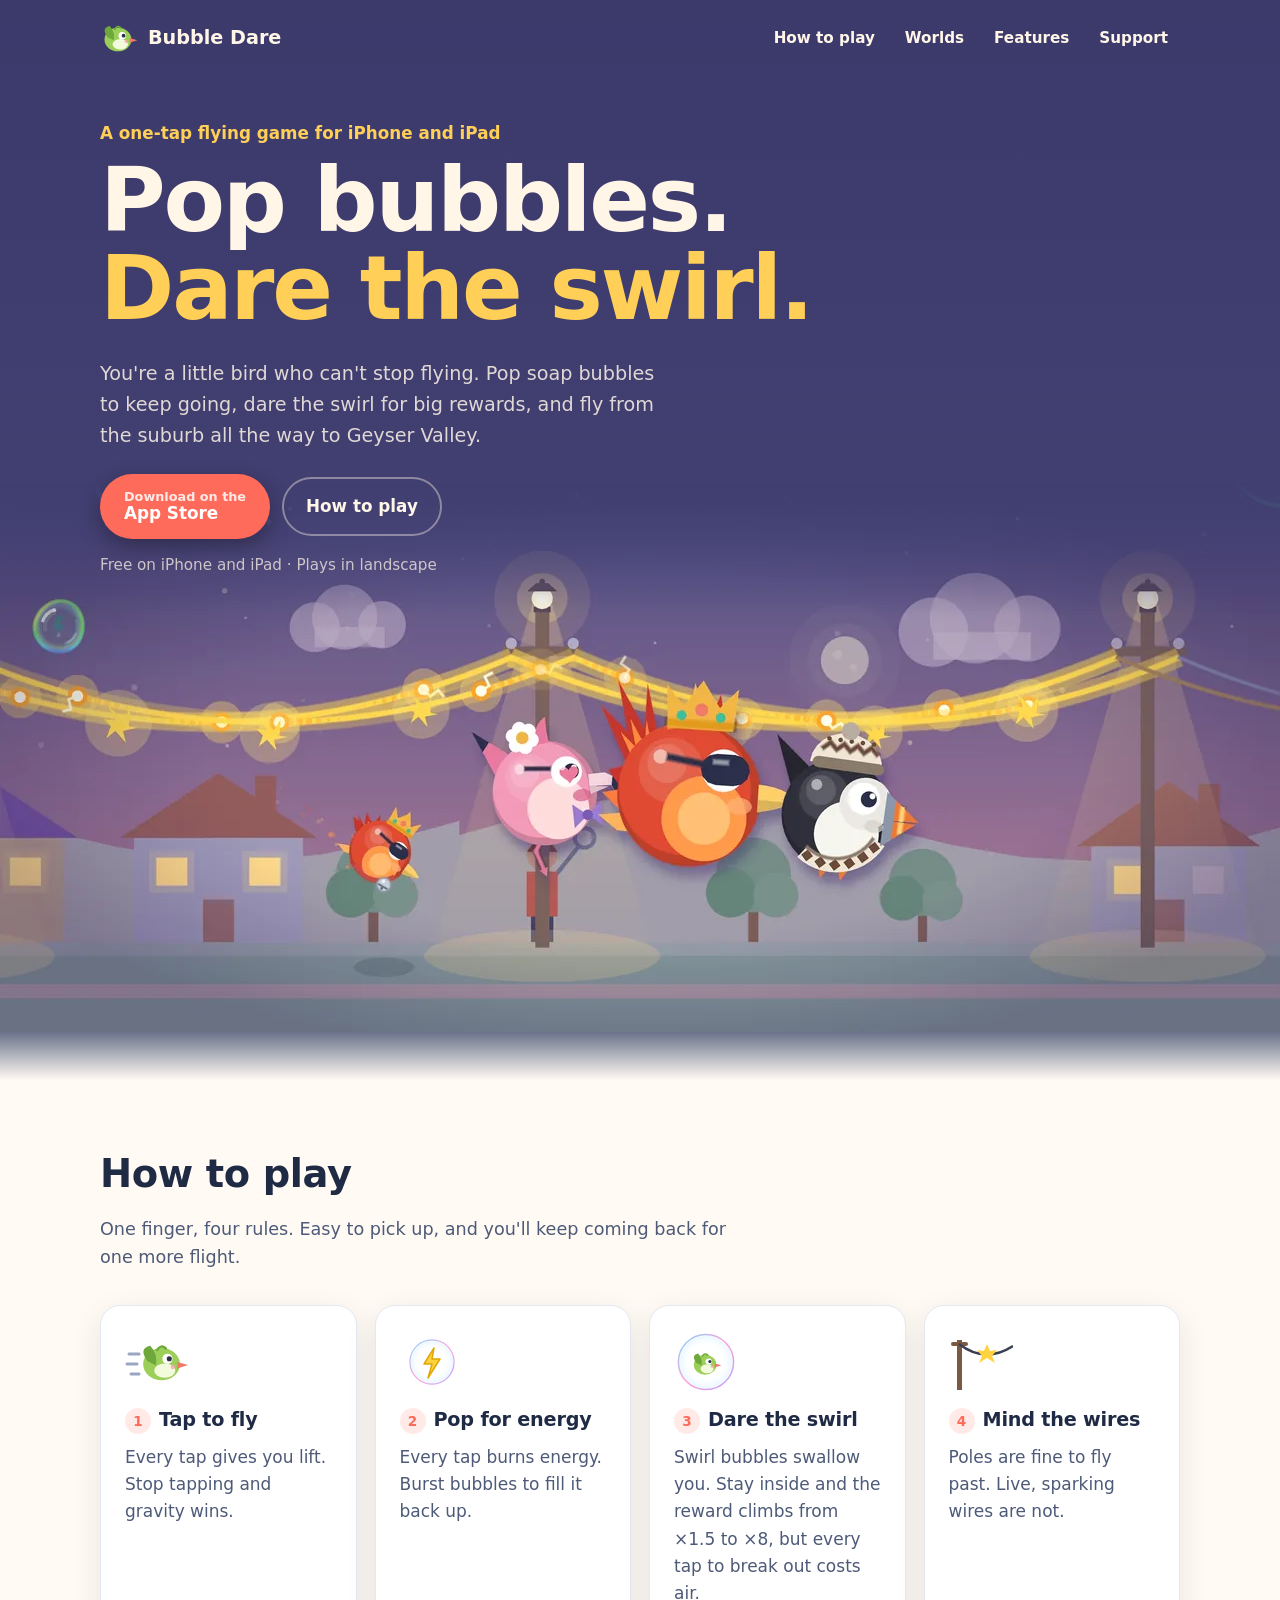
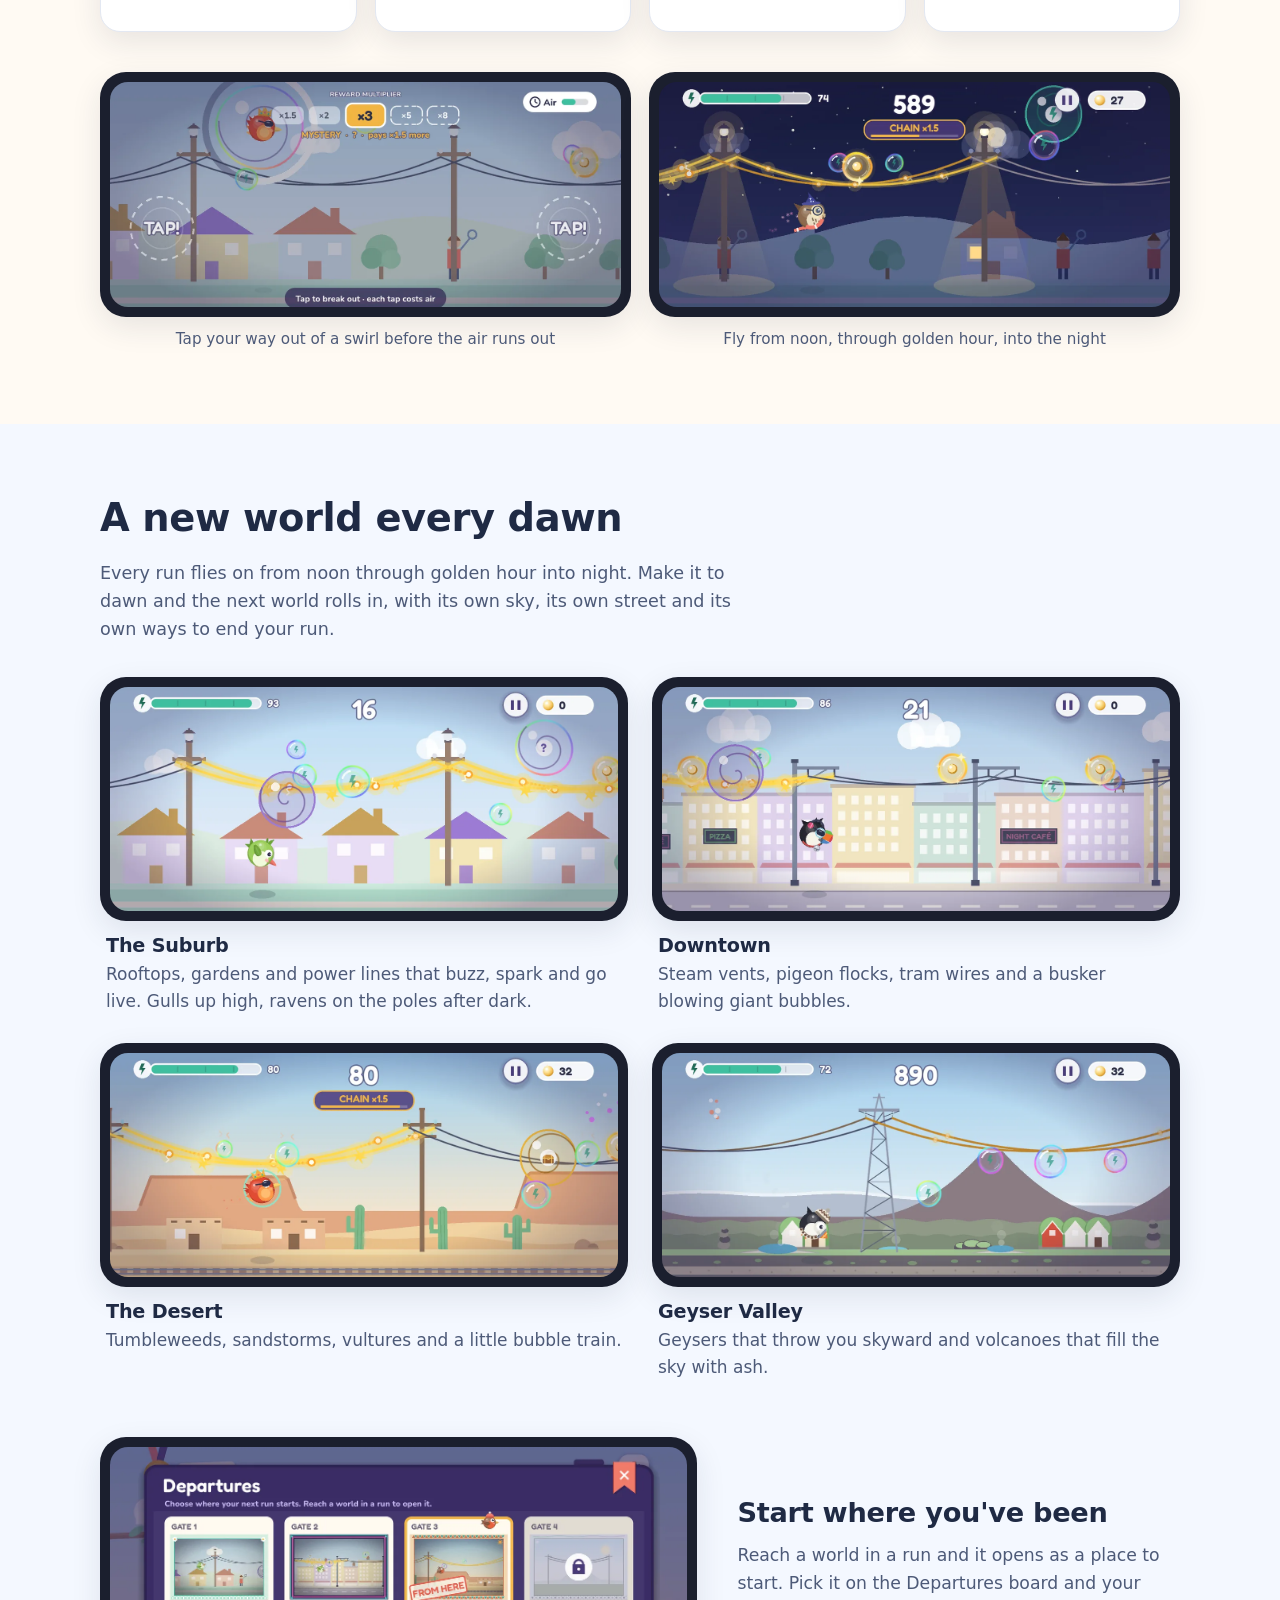
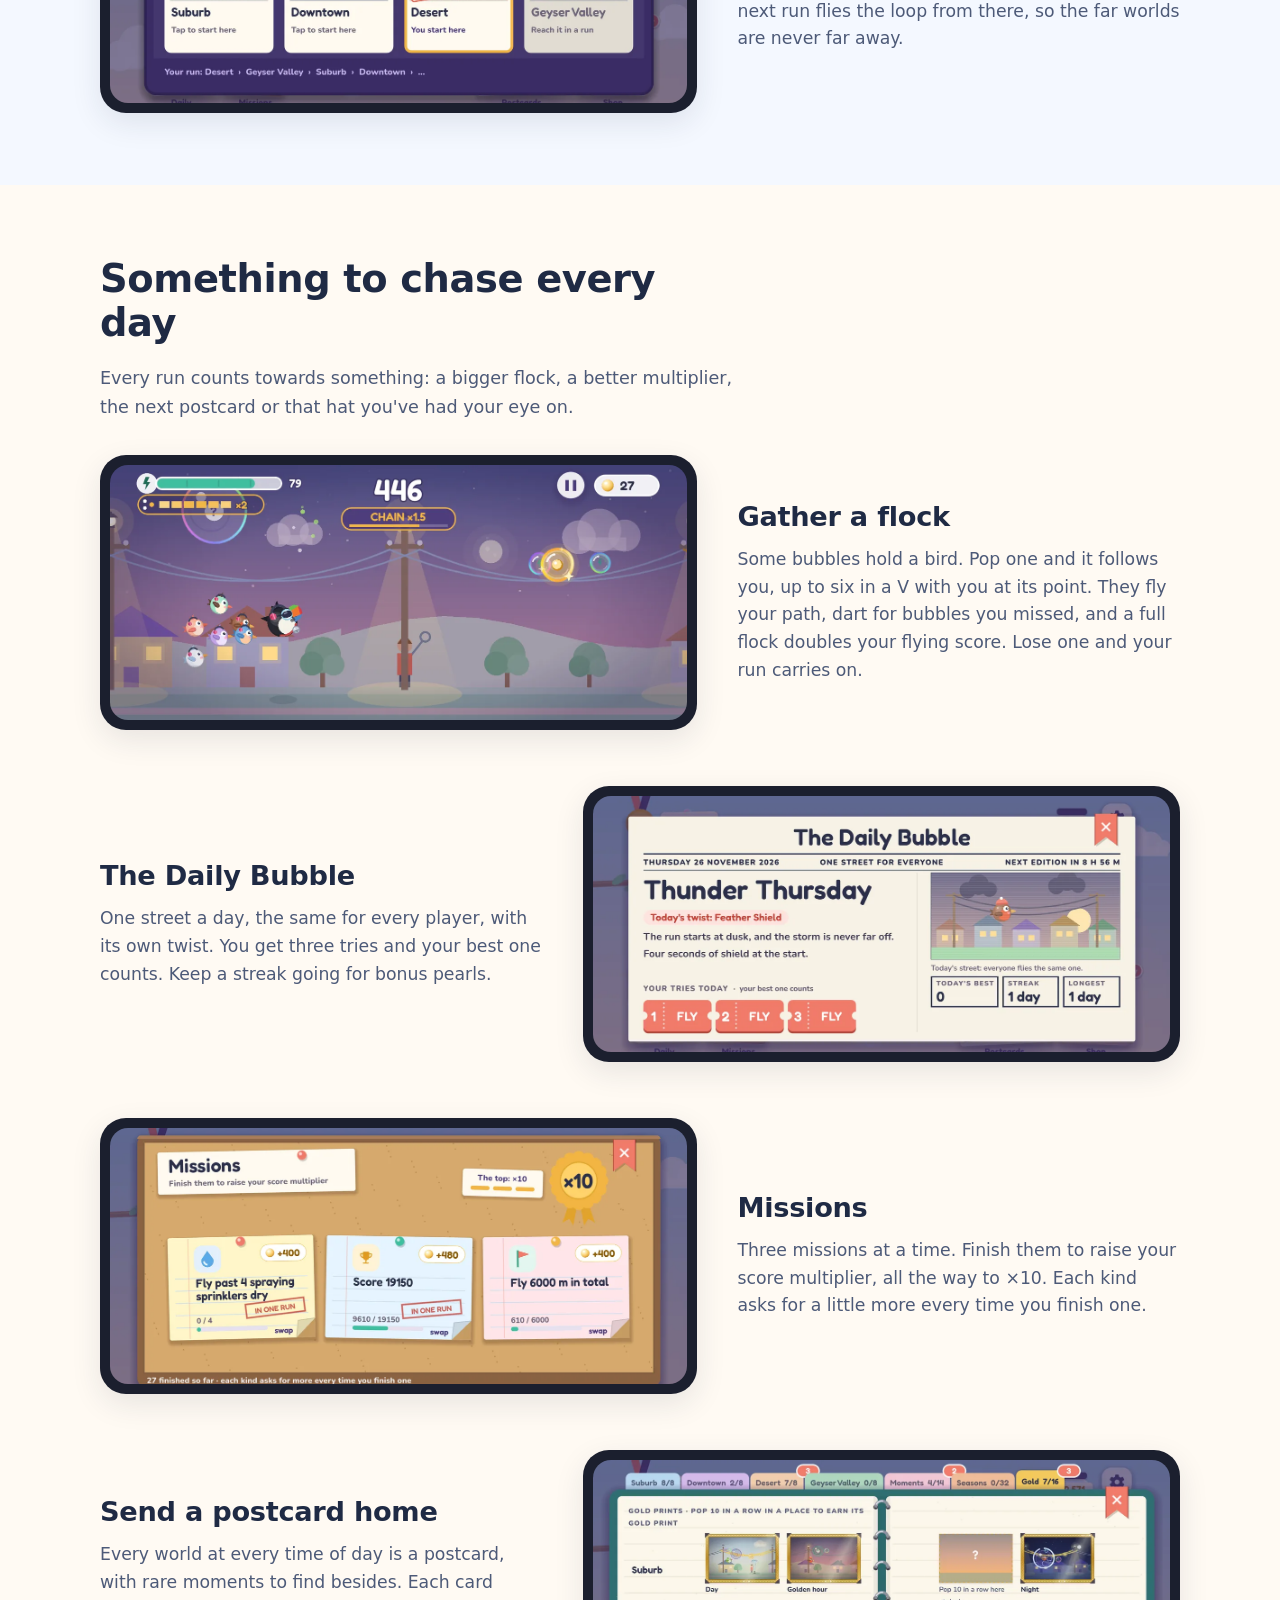
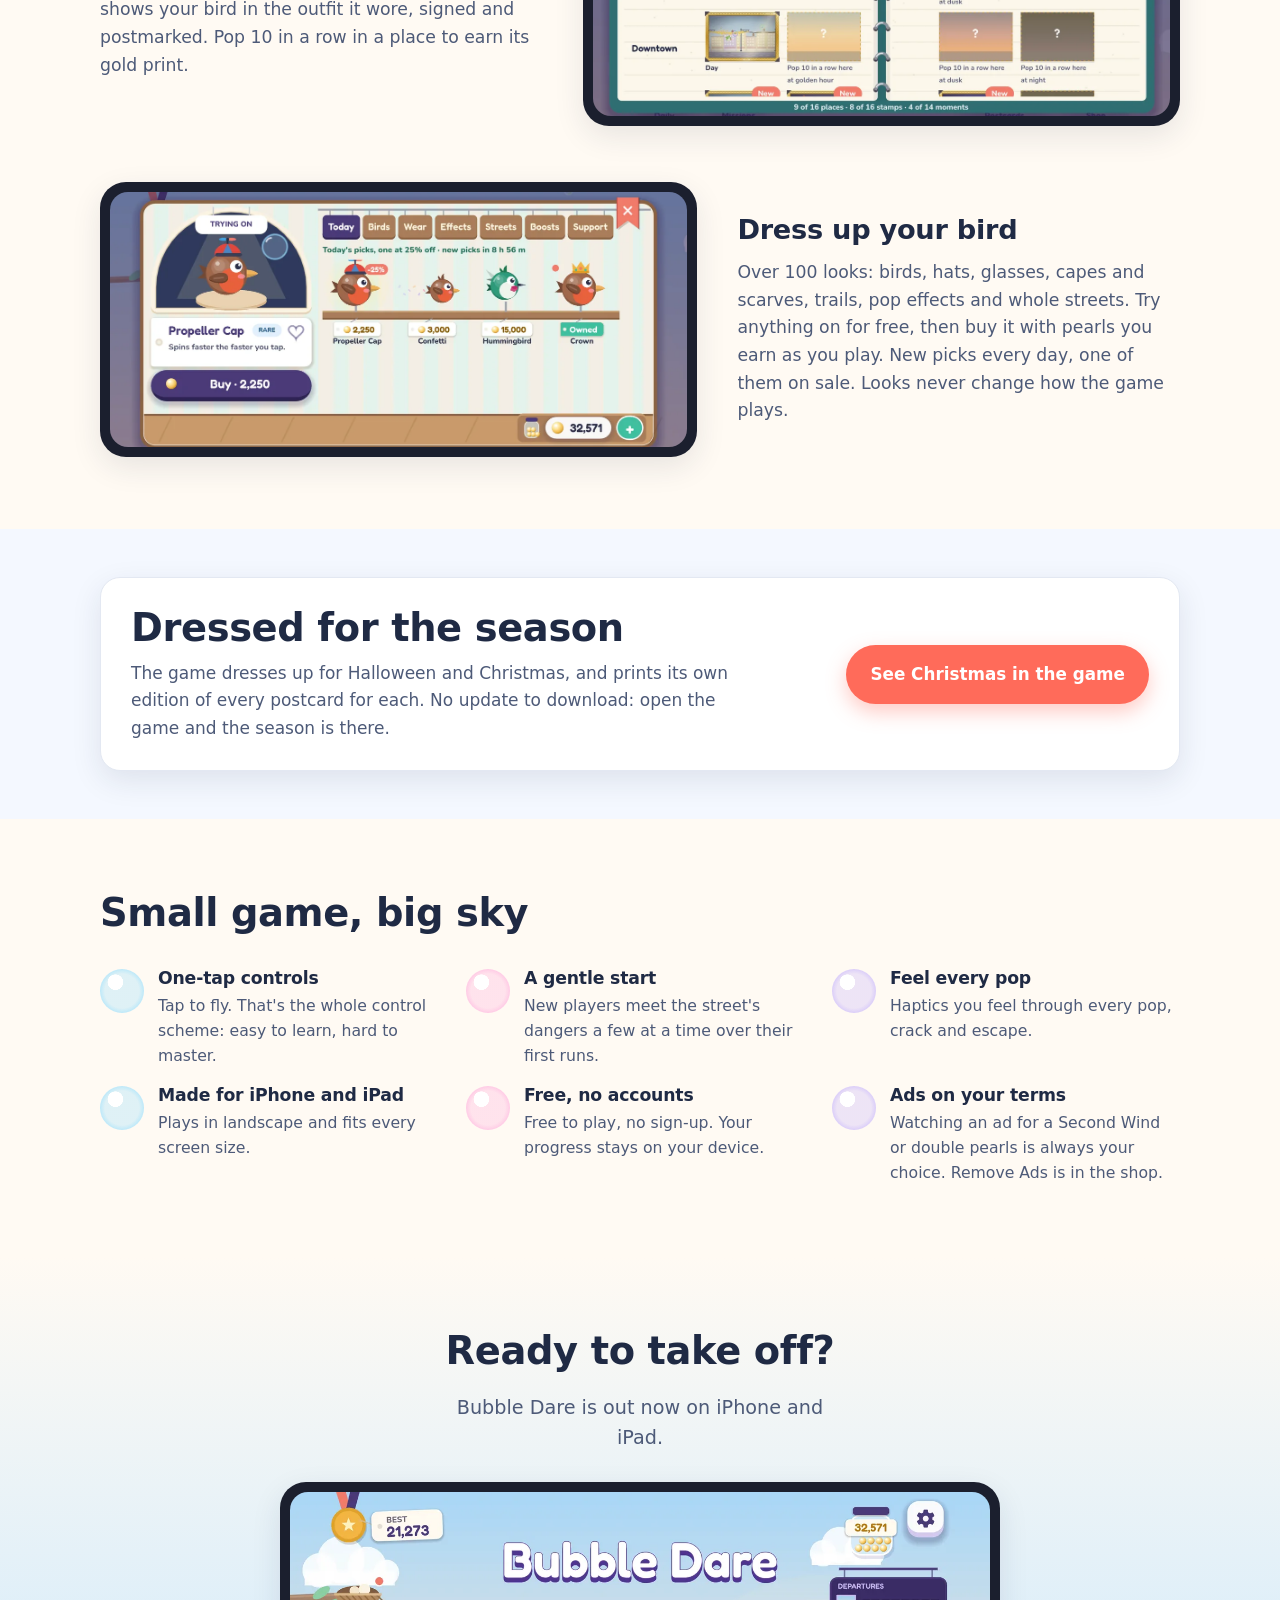
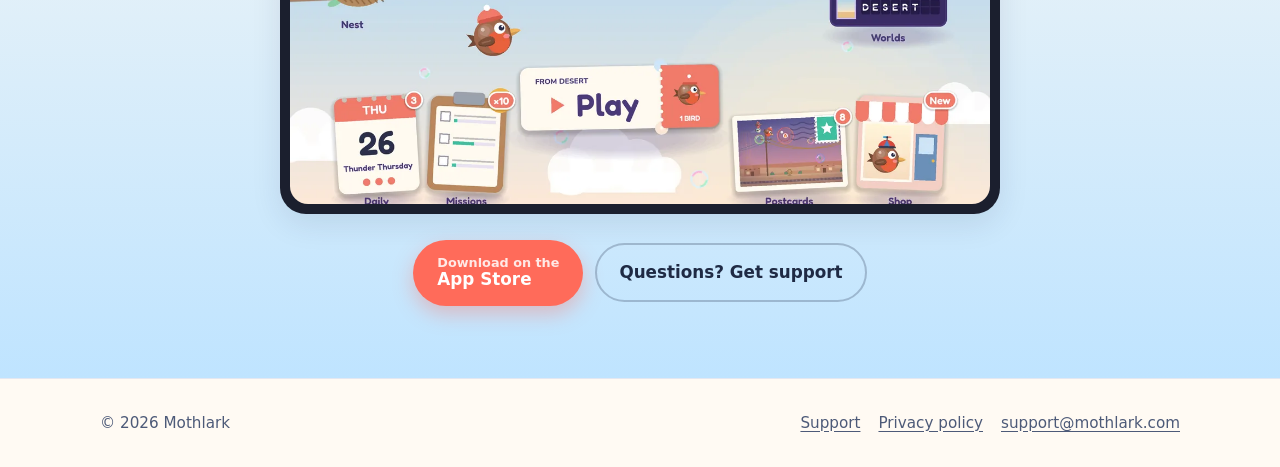
<file: index.html>
<!doctype html>
<html lang="en">
<head>
  <meta charset="utf-8">
  <meta name="viewport" content="width=device-width, initial-scale=1, viewport-fit=cover">
  <title>Bubble Dare — pop bubbles, dare the swirl</title>
  <meta name="description" content="Bubble Dare is a one-tap flying game for iPhone and iPad. Pop soap bubbles to keep flying, dare the swirl for big rewards, fly through four worlds, gather a flock and send a postcard home from every one.">
  <link rel="canonical" href="https://bubbledare.mothlark.com/">
  <meta name="theme-color" content="#434276" media="(prefers-color-scheme: light)">
  <meta name="theme-color" content="#434276" media="(prefers-color-scheme: dark)">

  <meta property="og:type" content="website">
  <meta property="og:site_name" content="Bubble Dare">
  <meta property="og:title" content="Bubble Dare — pop bubbles, dare the swirl">
  <meta property="og:description" content="A one-tap flying game for iPhone and iPad. Pop bubbles, dare the swirl, and fly from the suburb to Geyser Valley.">
  <meta property="og:url" content="https://bubbledare.mothlark.com/">
  <meta property="og:image" content="https://bubbledare.mothlark.com/assets/img/og-image.png">
  <meta property="og:image:width" content="1200">
  <meta property="og:image:height" content="630">
  <meta name="twitter:card" content="summary_large_image">

  <!-- Safari's "Open in App Store" banner on iPhone/iPad. -->
  <meta name="apple-itunes-app" content="app-id=6816718972">

  <link rel="icon" href="/assets/img/icon.svg" type="image/svg+xml">
  <link rel="icon" href="/assets/img/favicon-32.png" sizes="32x32" type="image/png">
  <link rel="apple-touch-icon" href="/assets/img/apple-touch-icon.png">
  <link rel="stylesheet" href="/assets/css/site.css">
  <link rel="stylesheet" href="/assets/css/home.css">

  <script type="application/ld+json">
  {
    "@context": "https://schema.org",
    "@type": "VideoGame",
    "name": "Bubble Dare",
    "url": "https://bubbledare.mothlark.com/",
    "description": "A one-tap flying game: pop soap bubbles to keep flying, dare the swirl for big rewards, and fly through the suburb, Downtown, the Desert and Geyser Valley.",
    "gamePlatform": ["iPhone", "iPad"],
    "operatingSystem": "iOS, iPadOS",
    "installUrl": "https://apps.apple.com/app/bubble-dare/id6816718972",
    "genre": ["Arcade", "Casual"],
    "publisher": { "@type": "Organization", "name": "Mothlark", "url": "https://mothlark.com/" }
  }
  </script>
</head>
<body class="home">
  <a class="skip" href="#main">Skip to content</a>

  <!-- Shared SVG sprite: bird and bubble art used across the page -->
  <svg width="0" height="0" style="position:absolute" aria-hidden="true" focusable="false">
    <defs>
      <radialGradient id="bfill" cx="50%" cy="50%" r="50%">
        <stop offset="55%" stop-color="#ffffff" stop-opacity="0.04"/>
        <stop offset="90%" stop-color="#cdeeff" stop-opacity="0.35"/>
        <stop offset="100%" stop-color="#ffffff" stop-opacity="0.65"/>
      </radialGradient>
      <linearGradient id="bedge" x1="0" y1="0" x2="1" y2="1">
        <stop offset="0" stop-color="#7fd8ff"/>
        <stop offset="0.5" stop-color="#ff9fd9"/>
        <stop offset="1" stop-color="#b9a4ff"/>
      </linearGradient>
      <symbol id="bubble" viewBox="-50 -50 100 100">
        <circle r="46" fill="url(#bfill)" stroke="url(#bedge)" stroke-width="2.5"/>
        <ellipse cx="-18" cy="-21" rx="12" ry="6.5" transform="rotate(-35 -18 -21)" fill="#ffffff" opacity="0.9"/>
        <circle cx="21" cy="24" r="3.2" fill="#ffffff" opacity="0.7"/>
      </symbol>
      <symbol id="bird" viewBox="0 0 120 100">
        <!-- the game's bird (icons/icon-source.svg in the game repo), default plumage "Kiwi" -->
        <g transform="translate(56.7 54.8) scale(0.217)">
          <ellipse cx="0" cy="0" rx="196" ry="172" style="fill:var(--bird-body)"/>
          <ellipse cx="34" cy="70" rx="112" ry="76" style="fill:var(--bird-belly)"/>
          <path class="wing" style="fill:var(--bird-wing);transform-origin:85% 95%" d="M-150 -30 Q-250 -170 -120 -196 Q-40 -108 -60 12 Z"/>
          <circle cx="62" cy="-56" r="54" fill="#ffffff"/>
          <circle cx="82" cy="-56" r="27" fill="#2b2f4a"/>
          <circle cx="120" cy="30" r="24" fill="#ff9eb1" fill-opacity="0.75"/>
          <path d="M168 -22 L282 10 L168 46 Z" style="fill:var(--bird-beak)"/>
          <path d="M-46 -150 Q-8 -214 46 -166" fill="none" style="stroke:var(--bird-wing)" stroke-width="26" stroke-linecap="round"/>
        </g>
      </symbol>
    </defs>
  </svg>

  <header class="site-header">
    <div class="wrap">
      <a class="brand" href="/" aria-label="Bubble Dare home">
        <svg viewBox="0 0 120 100" aria-hidden="true"><use href="#bird"/></svg>
        Bubble Dare
      </a>
      <nav class="nav" aria-label="Main">
        <a href="#how" class="hide-sm">How to play</a>
        <a href="#worlds" class="hide-sm">Worlds</a>
        <a href="#more">Features</a>
        <a href="/support/">Support</a>
      </nav>
    </div>
  </header>

  <main id="main">
    <!-- ================= HERO: the street at golden hour, from the game ================= -->
    <section class="hm-hero" aria-labelledby="hero-title">
      <div class="wrap hm-hero-text">
        <p class="hm-kicker">A one-tap flying game for iPhone and iPad</p>
        <h1 id="hero-title">Pop bubbles.<br><span class="pop">Dare the swirl.</span></h1>
        <p class="hm-lead">You're a little bird who can't stop flying. Pop soap bubbles to keep going, dare the swirl for big rewards, and fly from the suburb all the way to Geyser Valley.</p>
        <div class="cta-row">
          <!-- Optional: swap in Apple's official "Download on the App Store" badge
               (developer.apple.com/app-store/marketing/guidelines), saved under assets/img/. -->
          <a class="btn btn-primary" id="appstore" href="https://apps.apple.com/app/bubble-dare/id6816718972">
            <span class="stack"><small>Download on the</small>App Store</span>
          </a>
          <a class="btn hm-btn-ghost" href="#how">How to play</a>
        </div>
        <p class="hm-platforms">Free on iPhone and iPad · Plays in landscape</p>
      </div>
      <!-- Rendered by the game itself (tools/creative_shots.gd in the game repo): the street at
           golden hour with three birds dressed up, the same art as the App Store page's header
           (store/creative-assets/header-1.2-3840x1646.png). -->
      <picture class="hm-street">
        <source type="image/webp" srcset="/assets/img/home/hero-1280.webp 1280w, /assets/img/home/hero-2400.webp 2400w" sizes="100vw">
        <img src="/assets/img/home/hero-2400.webp" width="2400" height="1029" alt="Three dressed-up birds flying over the suburb at golden hour: a pink bird with a flower, a red bird in a crown and sunglasses, and a puffin in a woolly hat, under a wire lit with gold bubbles">
      </picture>
    </section>

    <!-- ================= HOW TO PLAY ================= -->
    <section id="how" aria-labelledby="how-title">
      <div class="wrap">
        <div class="section-head">
          <h2 id="how-title">How to play</h2>
          <p>One finger, four rules. Easy to pick up, and you'll keep coming back for one more flight.</p>
        </div>
        <div class="steps">
          <article class="card step">
            <svg class="icon" viewBox="0 0 64 64" aria-hidden="true">
              <g stroke="#9aa6c2" stroke-width="3" stroke-linecap="round"><line x1="4" y1="24" x2="14" y2="24"/><line x1="2" y1="34" x2="12" y2="34"/><line x1="6" y1="44" x2="14" y2="44"/></g>
              <svg x="12" y="10" width="52" height="44" viewBox="0 0 120 100"><use href="#bird"/></svg>
            </svg>
            <h3>Tap to fly</h3>
            <p>Every tap gives you lift. Stop tapping and gravity wins.</p>
          </article>
          <article class="card step">
            <svg class="icon" viewBox="0 0 64 64" aria-hidden="true">
              <use href="#bubble" x="8" y="8" width="48" height="48"/>
              <path d="M34 18 L24 34 L32 34 L28 48 L40 29 L32 29 Z" fill="#ffd23f" stroke="#e0a800" stroke-width="1.5" stroke-linejoin="round"/>
            </svg>
            <h3>Pop for energy</h3>
            <p>Every tap burns energy. Burst bubbles to fill it back up.</p>
          </article>
          <article class="card step">
            <svg class="icon" viewBox="0 0 64 64" aria-hidden="true">
              <use href="#bubble" x="2" y="2" width="60" height="60"/>
              <svg x="16" y="20" width="32" height="27" viewBox="0 0 120 100"><use href="#bird"/></svg>
            </svg>
            <h3>Dare the swirl</h3>
            <p>Swirl bubbles swallow you. Stay inside and the reward climbs from ×1.5 to ×8, but every tap to break out costs air.</p>
          </article>
          <article class="card step">
            <svg class="icon" viewBox="0 0 64 64" aria-hidden="true">
              <rect x="8" y="10" width="5" height="50" style="fill:var(--pole)"/><rect x="2" y="12" width="17" height="4" rx="2" style="fill:var(--pole)"/>
              <path d="M10 14 Q36 34 64 16" fill="none" stroke-width="2.5" style="stroke:var(--wire)"/>
              <path d="M38 14 L41 21 L48 20 L43 26 L46 33 L38 28 L30 33 L33 26 L28 20 L35 21 Z" fill="#ffd23f"/>
            </svg>
            <h3>Mind the wires</h3>
            <p>Poles are fine to fly past. Live, sparking wires are not.</p>
          </article>
        </div>

        <div class="shots two">
          <figure>
            <div class="device"><div class="screen"><img src="/assets/img/home/play-trapped.webp" width="1280" height="591" loading="lazy" decoding="async" alt="A red bird in a crown and sunglasses trapped inside a swirl bubble over the suburb, with the reward multiplier at ×3 and TAP! prompts on both sides"></div></div>
            <figcaption class="shot-caption">Tap your way out of a swirl before the air runs out</figcaption>
          </figure>
          <figure>
            <div class="device"><div class="screen"><img src="/assets/img/home/play-night.webp" width="1280" height="591" loading="lazy" decoding="async" alt="An owl in a wizard hat flying at night under street lamps, past a glowing gold bubble and a sparking live wire"></div></div>
            <figcaption class="shot-caption">Fly from noon, through golden hour, into the night</figcaption>
          </figure>
        </div>
      </div>
    </section>

    <!-- ================= WORLDS ================= -->
    <!-- Gameplay rendered from the live build with tools/shots.gd in the game repo
         (SHOT=lane; SHOT=play with SHOT_FROM=downtown, desert; SHOT=geysers), 1280 px wide. -->
    <section id="worlds" class="band" aria-labelledby="worlds-title">
      <div class="wrap">
        <div class="section-head">
          <h2 id="worlds-title">A new world every dawn</h2>
          <p>Every run flies on from noon through golden hour into night. Make it to dawn and the next world rolls in, with its own sky, its own street and its own ways to end your run.</p>
        </div>
        <div class="hm-worlds">
          <figure class="hm-world">
            <div class="device"><div class="screen"><img src="/assets/img/home/play-suburb.webp" width="1280" height="591" loading="lazy" decoding="async" alt="The green bird flying low over pastel suburban houses, under a power line lit with a trail of gold"></div></div>
            <figcaption><h3>The Suburb</h3><p>Rooftops, gardens and power lines that buzz, spark and go live. Gulls up high, ravens on the poles after dark.</p></figcaption>
          </figure>
          <figure class="hm-world">
            <div class="device"><div class="screen"><img src="/assets/img/home/play-downtown.webp" width="1280" height="591" loading="lazy" decoding="async" alt="A toucan in headphones and sunglasses flying past downtown buildings with a pizza place and a night café, under tram wires"></div></div>
            <figcaption><h3>Downtown</h3><p>Steam vents, pigeon flocks, tram wires and a busker blowing giant bubbles.</p></figcaption>
          </figure>
          <figure class="hm-world">
            <div class="device"><div class="screen"><img src="/assets/img/home/play-desert.webp" width="1280" height="591" loading="lazy" decoding="async" alt="A red bird in a crown flying over the desert, past adobe houses, cacti and red mesas"></div></div>
            <figcaption><h3>The Desert</h3><p>Tumbleweeds, sandstorms, vultures and a little bubble train.</p></figcaption>
          </figure>
          <figure class="hm-world">
            <div class="device"><div class="screen"><img src="/assets/img/home/play-geysers.webp" width="1280" height="591" loading="lazy" decoding="async" alt="A puffin in a woolly hat flying over Geyser Valley, past turf houses, hot pools, a pylon and a volcano"></div></div>
            <figcaption><h3>Geyser Valley</h3><p>Geysers that throw you skyward and volcanoes that fill the sky with ash.</p></figcaption>
          </figure>
        </div>

        <div class="hm-row">
          <div class="device"><div class="screen"><img src="/assets/img/home/ui-departures.webp" width="1280" height="589" loading="lazy" decoding="async" alt="The Departures board: four gates for the Suburb, Downtown, the Desert and Geyser Valley. The Desert is chosen as the start, and Geyser Valley is still locked"></div></div>
          <div class="hm-copy">
            <h3>Start where you've been</h3>
            <p>Reach a world in a run and it opens as a place to start. Pick it on the Departures board and your next run flies the loop from there, so the far worlds are never far away.</p>
          </div>
        </div>
      </div>
    </section>

    <!-- ================= FEATURES ================= -->
    <!-- The flock is rendered with tools/shots.gd (SHOT=dusk SHOT_FLOCK=6); the other
         pictures are screen captures from an iPhone, version 1.3, 1280 px wide. -->
    <section id="features" aria-labelledby="features-title">
      <div class="wrap">
        <div class="section-head">
          <h2 id="features-title">Something to chase every day</h2>
          <p>Every run counts towards something: a bigger flock, a better multiplier, the next postcard or that hat you've had your eye on.</p>
        </div>

        <div class="hm-row">
          <div class="device"><div class="screen"><img src="/assets/img/home/play-flock.webp" width="1280" height="591" loading="lazy" decoding="async" alt="A toucan in headphones leading a flock of small birds over the suburb at dusk"></div></div>
          <div class="hm-copy">
            <h3>Gather a flock</h3>
            <p>Some bubbles hold a bird. Pop one and it follows you, up to six in a V with you at its point. They fly your path, dart for bubbles you missed, and a full flock doubles your flying score. Lose one and your run carries on.</p>
          </div>
        </div>

        <div class="hm-row flip">
          <div class="device"><div class="screen"><img src="/assets/img/home/ui-daily.webp" width="1280" height="589" loading="lazy" decoding="async" alt="The Daily Bubble, a newspaper page for Thunder Thursday: today's twist is Feather Shield, the run starts at dusk, and there are three tries to fly"></div></div>
          <div class="hm-copy">
            <h3>The Daily Bubble</h3>
            <p>One street a day, the same for every player, with its own twist. You get three tries and your best one counts. Keep a streak going for bonus pearls.</p>
          </div>
        </div>

        <div class="hm-row">
          <div class="device"><div class="screen"><img src="/assets/img/home/ui-missions.webp" width="1280" height="589" loading="lazy" decoding="async" alt="The missions board with three notes pinned to it: fly past four spraying sprinklers dry, score 19,150 in one run, and fly 6,000 metres in total, under a ×10 rosette"></div></div>
          <div class="hm-copy">
            <h3>Missions</h3>
            <p>Three missions at a time. Finish them to raise your score multiplier, all the way to ×10. Each kind asks for a little more every time you finish one.</p>
          </div>
        </div>

        <div class="hm-row flip">
          <div class="device"><div class="screen"><img src="/assets/img/home/ui-postcards.webp" width="1280" height="589" loading="lazy" decoding="async" alt="The postcard album open at its Gold tab, with gold-framed prints of the Suburb by day, at golden hour and at night, and Downtown by day"></div></div>
          <div class="hm-copy">
            <h3>Send a postcard home</h3>
            <p>Every world at every time of day is a postcard, with rare moments to find besides. Each card shows your bird in the outfit it wore, signed and postmarked. Pop 10 in a row in a place to earn its gold print.</p>
          </div>
        </div>

        <div class="hm-row">
          <div class="device"><div class="screen"><img src="/assets/img/home/ui-shop.webp" width="1280" height="589" loading="lazy" decoding="async" alt="The shop's Today tab: a bird trying on a propeller cap at 25% off, next to confetti, a hummingbird and a crown"></div></div>
          <div class="hm-copy">
            <h3>Dress up your bird</h3>
            <p>Over 100 looks: birds, hats, glasses, capes and scarves, trails, pop effects and whole streets. Try anything on for free, then buy it with pearls you earn as you play. New picks every day, one of them on sale. Looks never change how the game plays.</p>
          </div>
        </div>
      </div>
    </section>

    <!-- ================= SEASONS ================= -->
    <section class="band hm-seasons" aria-labelledby="seasons-title">
      <div class="wrap">
        <div class="hm-season-card">
          <div>
            <h2 id="seasons-title">Dressed for the season</h2>
            <p>The game dresses up for Halloween and Christmas, and prints its own edition of every postcard for each. No update to download: open the game and the season is there.</p>
          </div>
          <a class="btn btn-primary" href="/christmas/">See Christmas in the game</a>
        </div>
      </div>
    </section>

    <!-- ================= THE SMALL PRINT ================= -->
    <section id="more" aria-labelledby="more-title">
      <div class="wrap">
        <div class="section-head">
          <h2 id="more-title">Small game, big sky</h2>
        </div>
        <div class="features">
          <div class="feature"><span class="dot" aria-hidden="true"></span><div><h3>One-tap controls</h3><p>Tap to fly. That's the whole control scheme: easy to learn, hard to master.</p></div></div>
          <div class="feature"><span class="dot" aria-hidden="true"></span><div><h3>A gentle start</h3><p>New players meet the street's dangers a few at a time over their first runs.</p></div></div>
          <div class="feature"><span class="dot" aria-hidden="true"></span><div><h3>Feel every pop</h3><p>Haptics you feel through every pop, crack and escape.</p></div></div>
          <div class="feature"><span class="dot" aria-hidden="true"></span><div><h3>Made for iPhone and iPad</h3><p>Plays in landscape and fits every screen size.</p></div></div>
          <div class="feature"><span class="dot" aria-hidden="true"></span><div><h3>Free, no accounts</h3><p>Free to play, no sign-up. Your progress stays on your device.</p></div></div>
          <div class="feature"><span class="dot" aria-hidden="true"></span><div><h3>Ads on your terms</h3><p>Watching an ad for a Second Wind or double pearls is always your choice. Remove Ads is in the shop.</p></div></div>
        </div>
      </div>
    </section>

    <!-- ================= FINAL CTA ================= -->
    <section class="final" aria-labelledby="final-title">
      <div class="wrap">
        <h2 id="final-title">Ready to take off?</h2>
        <p class="lead center">Bubble Dare is out now on iPhone and iPad.</p>
        <div class="hm-title-shot device"><div class="screen"><img src="/assets/img/home/ui-title.webp" width="1280" height="589" loading="lazy" decoding="async" alt="The title screen: a bird in a beanie by the Play ticket, with the Nest, Daily, Missions, Postcards, Shop and the Departures board around it"></div></div>
        <div class="cta-row">
          <a class="btn btn-primary" href="https://apps.apple.com/app/bubble-dare/id6816718972"><span class="stack"><small>Download on the</small>App Store</span></a>
          <a class="btn btn-ghost" href="/support/">Questions? Get support</a>
        </div>
      </div>
    </section>
  </main>

  <footer class="site-footer">
    <div class="wrap">
      <span>© 2026 Mothlark</span>
      <nav aria-label="Footer">
        <a href="/support/">Support</a>
        <a href="/privacy/">Privacy policy</a>
        <a href="mailto:support@mothlark.com">support@mothlark.com</a>
      </nav>
    </div>
  </footer>
</body>
</html>
</file>
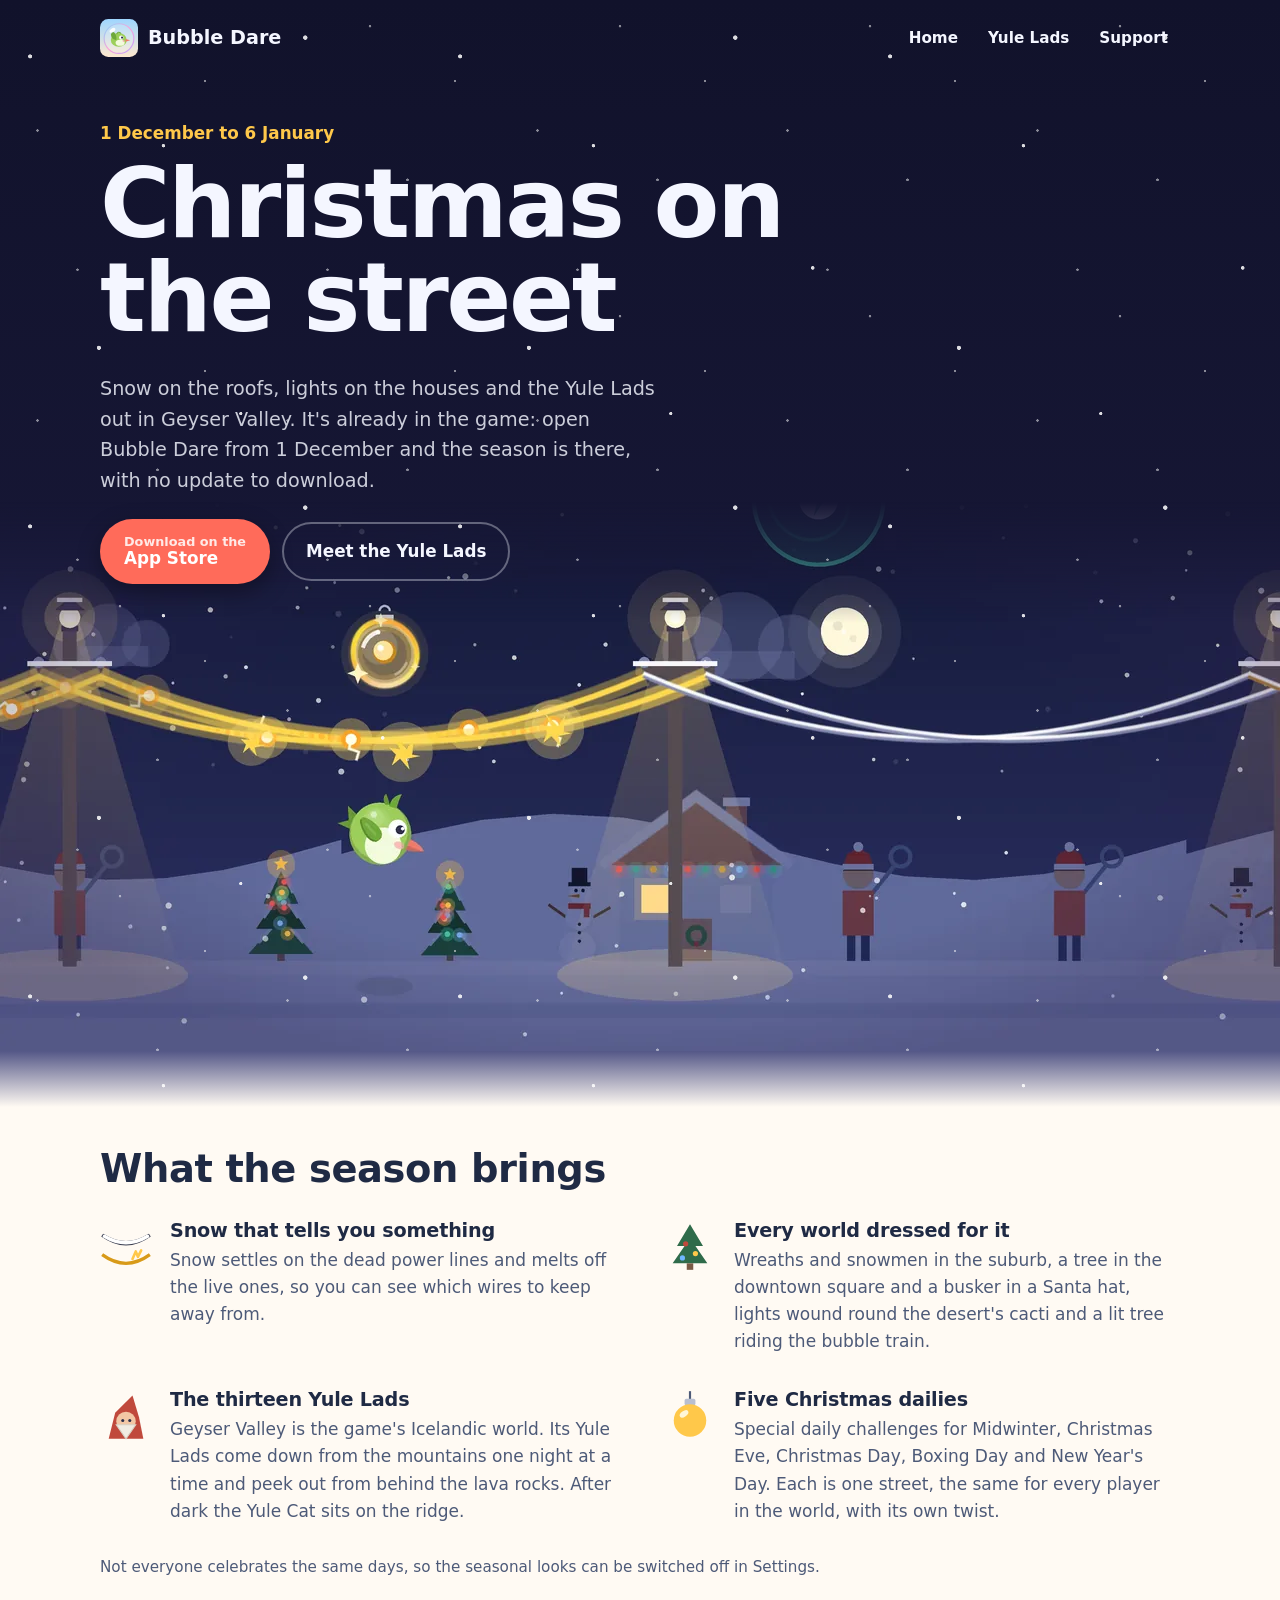
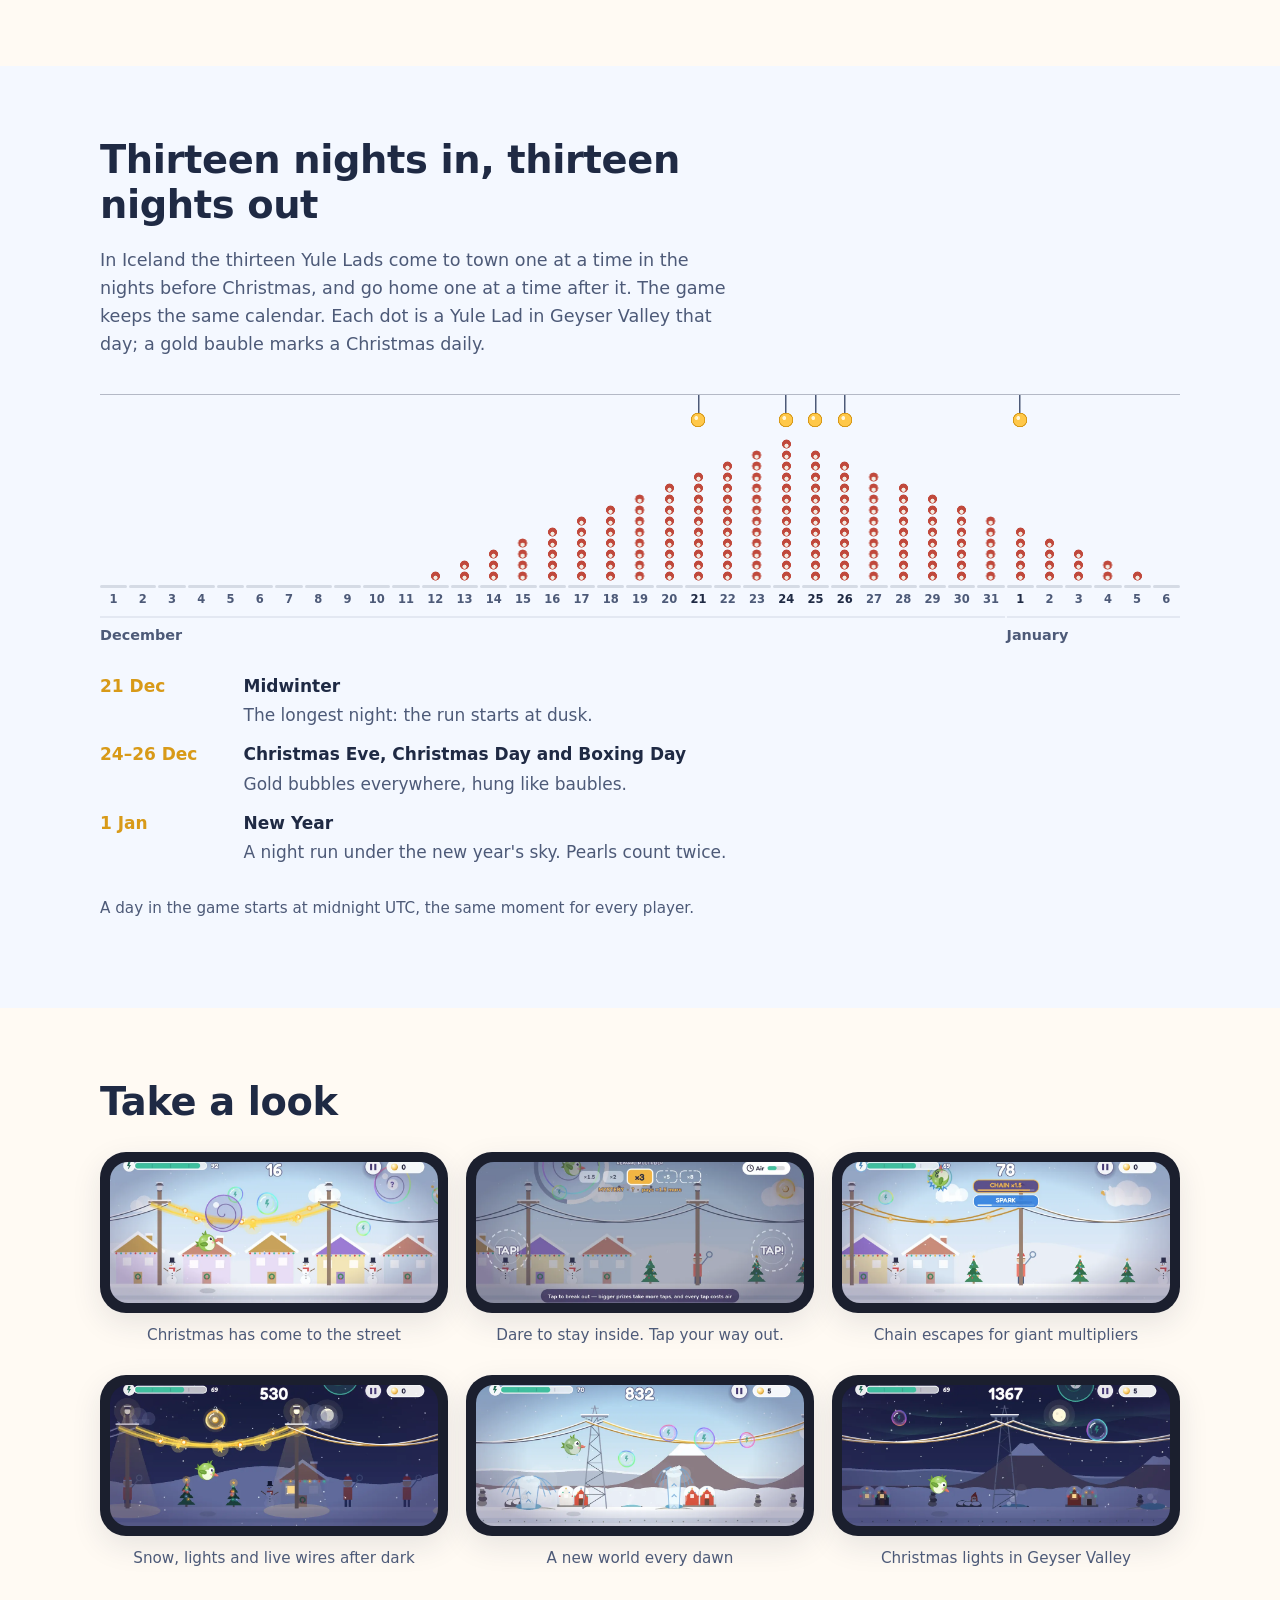
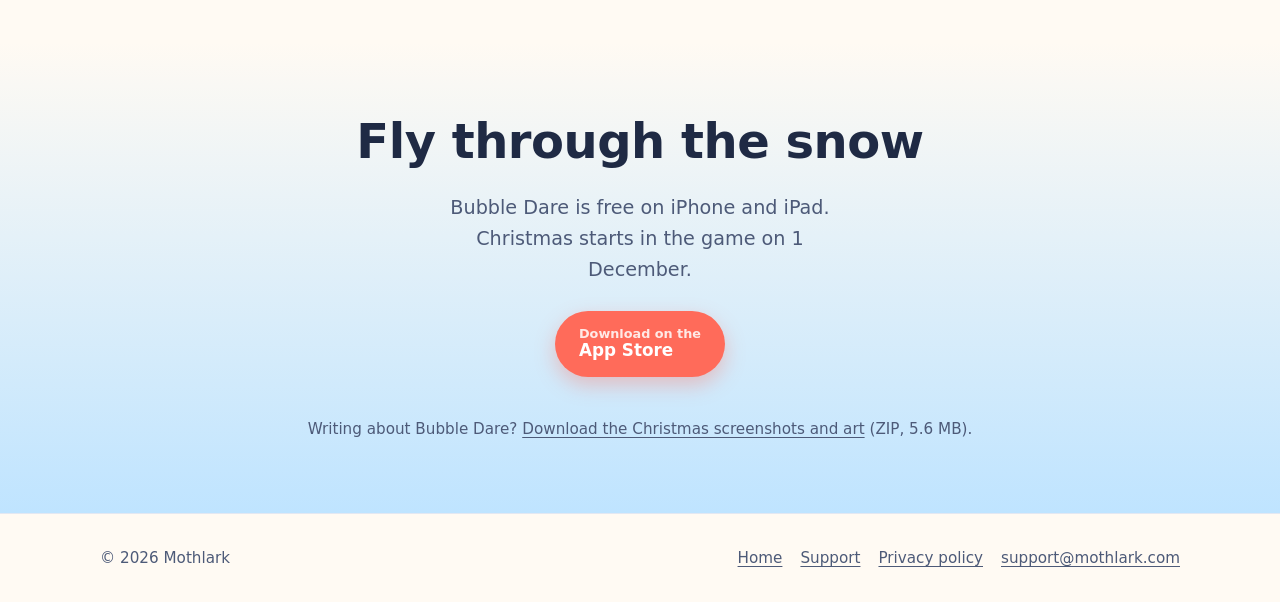
<file: christmas/index.html>
<!doctype html>
<html lang="en">
<head>
  <meta charset="utf-8">
  <meta name="viewport" content="width=device-width, initial-scale=1, viewport-fit=cover">
  <title>Christmas in Bubble Dare — 1 December to 6 January</title>
  <meta name="description" content="From 1 December to 6 January Bubble Dare is dressed for Christmas: snow that shows which wires are live, the thirteen Yule Lads in Geyser Valley and five Christmas daily challenges.">
  <link rel="canonical" href="https://bubbledare.mothlark.com/christmas/">
  <meta name="theme-color" content="#11122b">

  <meta property="og:type" content="website">
  <meta property="og:site_name" content="Bubble Dare">
  <meta property="og:title" content="Christmas on the street — Bubble Dare">
  <meta property="og:description" content="Snow, lights and the thirteen Yule Lads, from 1 December to 6 January. Already in the game.">
  <meta property="og:url" content="https://bubbledare.mothlark.com/christmas/">
  <meta property="og:image" content="https://bubbledare.mothlark.com/assets/img/christmas/og-christmas.png">
  <meta property="og:image:width" content="1200">
  <meta property="og:image:height" content="630">
  <meta name="twitter:card" content="summary_large_image">

  <meta name="apple-itunes-app" content="app-id=6816718972">

  <link rel="icon" href="/assets/img/icon.svg" type="image/svg+xml">
  <link rel="icon" href="/assets/img/favicon-32.png" sizes="32x32" type="image/png">
  <link rel="apple-touch-icon" href="/assets/img/apple-touch-icon.png">
  <link rel="stylesheet" href="/assets/css/site.css">
  <link rel="stylesheet" href="/assets/css/christmas.css">
</head>
<body class="xmas">
  <a class="skip" href="#main">Skip to content</a>

  <header class="site-header">
    <div class="wrap">
      <a class="brand" href="/" aria-label="Bubble Dare home">
        <img src="/assets/img/icon.svg" width="38" height="38" alt="">
        Bubble Dare
      </a>
      <nav class="nav" aria-label="Main">
        <a href="/" class="hide-sm">Home</a>
        <a href="#lads">Yule Lads</a>
        <a href="/support/" class="hide-sm">Support</a>
      </nav>
    </div>
  </header>

  <main id="main">
    <!-- ================= HERO: the street at night, from the game ================= -->
    <section class="xm-hero" aria-labelledby="hero-title">
      <div class="wrap xm-hero-text">
        <p class="xm-when">1 December to 6 January</p>
        <h1 id="hero-title">Christmas on the street</h1>
        <p class="xm-lead">Snow on the roofs, lights on the houses and the Yule Lads out in Geyser Valley. It's already in the game: open Bubble Dare from 1 December and the season is there, with no update to download.</p>
        <div class="cta-row">
          <a class="btn btn-primary" href="https://apps.apple.com/app/bubble-dare/id6816718972"><span class="stack"><small>Download on the</small>App Store</span></a>
          <a class="btn xm-btn-ghost" href="#lads">Meet the Yule Lads</a>
        </div>
      </div>
      <!-- Rendered by the game itself (tools/creative_shots.gd in the game repo): the
           Christmas street at night, the same art as the App Store page's header. -->
      <picture class="xm-street">
        <source type="image/webp" srcset="/assets/img/christmas/hero-1280.webp 1280w, /assets/img/christmas/hero-2400.webp 2400w" sizes="100vw">
        <img src="/assets/img/christmas/hero-2400.webp" width="2400" height="1029" alt="The green bird flying at night over a snowy street, past Christmas trees, a snowman and a house with coloured lights, under a sparkling live wire">
      </picture>
    </section>

    <!-- ================= WHAT THE SEASON BRINGS ================= -->
    <section class="xm-season" aria-labelledby="season-title">
      <div class="wrap">
        <h2 id="season-title">What the season brings</h2>
        <ul class="xm-list">
          <li>
            <svg viewBox="0 0 48 48" aria-hidden="true"><path d="M2 14 Q24 30 46 14" fill="none" class="w-dead" stroke-width="3"/><path d="M4 15 Q24 27 44 15" fill="none" class="w-snow" stroke-width="3" stroke-linecap="round"/><path d="M2 32 Q24 48 46 32" fill="none" class="w-live" stroke-width="3"/><path d="M30 36 l3 -7 l2 5 l3 -6" fill="none" class="w-spark" stroke-width="2.4" stroke-linecap="round" stroke-linejoin="round"/></svg>
            <div><h3>Snow that tells you something</h3><p>Snow settles on the dead power lines and melts off the live ones, so you can see which wires to keep away from.</p></div>
          </li>
          <li>
            <svg viewBox="0 0 48 48" aria-hidden="true"><path d="M24 4 L36 24 H29 L40 40 H8 L19 24 H12 Z" class="i-tree"/><rect x="21" y="40" width="6" height="6" class="i-trunk"/><circle cx="20" cy="22" r="2.4" class="i-red"/><circle cx="29" cy="31" r="2.4" class="i-gold"/><circle cx="17" cy="35" r="2.4" class="i-blue"/></svg>
            <div><h3>Every world dressed for it</h3><p>Wreaths and snowmen in the suburb, a tree in the downtown square and a busker in a Santa hat, lights wound round the desert's cacti and a lit tree riding the bubble train.</p></div>
          </li>
          <li>
            <svg viewBox="0 0 48 48" aria-hidden="true"><path d="M8 46 L14 22 L30 6 L36 26 L40 46 Z" class="i-red"/><circle cx="24" cy="30" r="9" class="i-skin"/><circle cx="21" cy="29" r="1.4" class="i-ink"/><circle cx="27.5" cy="29" r="1.4" class="i-ink"/><path d="M15 33 H33 L24 46 Z" class="i-beard"/></svg>
            <div><h3>The thirteen Yule Lads</h3><p>Geyser Valley is the game's Icelandic world. Its Yule Lads come down from the mountains one night at a time and peek out from behind the lava rocks. After dark the Yule Cat sits on the ridge.</p></div>
          </li>
          <li>
            <svg viewBox="0 0 48 48" aria-hidden="true"><path d="M24 2 V10" class="i-string" stroke-width="2"/><rect x="19" y="9" width="10" height="6" rx="1.5" class="i-cap"/><circle cx="24" cy="29" r="15" class="i-gold"/><ellipse cx="18.5" cy="23" rx="4.5" ry="2.6" transform="rotate(-35 18.5 23)" class="i-shine"/></svg>
            <div><h3>Five Christmas dailies</h3><p>Special daily challenges for Midwinter, Christmas Eve, Christmas Day, Boxing Day and New Year's Day. Each is one street, the same for every player in the world, with its own twist.</p></div>
          </li>
        </ul>
        <p class="xm-note">Not everyone celebrates the same days, so the seasonal looks can be switched off in Settings.</p>
      </div>
    </section>

    <!-- ================= THE YULE LADS' CALENDAR ================= -->
    <section id="lads" class="xm-lads" aria-labelledby="lads-title">
      <div class="wrap">
        <div class="section-head">
          <h2 id="lads-title">Thirteen nights in, thirteen nights out</h2>
          <p>In Iceland the thirteen Yule Lads come to town one at a time in the nights before Christmas, and go home one at a time after it. The game keeps the same calendar. Each dot is a Yule Lad in Geyser Valley that day; a gold bauble marks a Christmas daily.</p>
        </div>
        <div class="xm-chart" role="img" aria-label="A calendar from 1 December to 6 January. No Yule Lads until 12 December, then one more each day until all thirteen are there on 24 December, then one fewer each day until the last goes home on 6 January. Gold baubles mark the Christmas dailies on 21, 24, 25 and 26 December and 1 January.">
          <ol class="xm-days" aria-hidden="true">
            <li class="k" style="--n:0"><span class="lads"></span><span class="day">1</span></li>
            <li style="--n:0"><span class="lads"></span><span class="day">2</span></li>
            <li style="--n:0"><span class="lads"></span><span class="day">3</span></li>
            <li style="--n:0"><span class="lads"></span><span class="day">4</span></li>
            <li style="--n:0"><span class="lads"></span><span class="day">5</span></li>
            <li style="--n:0"><span class="lads"></span><span class="day">6</span></li>
            <li style="--n:0"><span class="lads"></span><span class="day">7</span></li>
            <li style="--n:0"><span class="lads"></span><span class="day">8</span></li>
            <li style="--n:0"><span class="lads"></span><span class="day">9</span></li>
            <li style="--n:0"><span class="lads"></span><span class="day">10</span></li>
            <li style="--n:0"><span class="lads"></span><span class="day">11</span></li>
            <li class="k" style="--n:1"><span class="lads"></span><span class="day">12</span></li>
            <li style="--n:2"><span class="lads"></span><span class="day">13</span></li>
            <li style="--n:3"><span class="lads"></span><span class="day">14</span></li>
            <li style="--n:4"><span class="lads"></span><span class="day">15</span></li>
            <li style="--n:5"><span class="lads"></span><span class="day">16</span></li>
            <li style="--n:6"><span class="lads"></span><span class="day">17</span></li>
            <li style="--n:7"><span class="lads"></span><span class="day">18</span></li>
            <li style="--n:8"><span class="lads"></span><span class="day">19</span></li>
            <li style="--n:9"><span class="lads"></span><span class="day">20</span></li>
            <li class="daily" style="--n:10"><span class="lads"></span><span class="day">21</span></li>
            <li style="--n:11"><span class="lads"></span><span class="day">22</span></li>
            <li style="--n:12"><span class="lads"></span><span class="day">23</span></li>
            <li class="daily k peak" style="--n:13"><span class="lads"></span><span class="day">24</span></li>
            <li class="daily" style="--n:12"><span class="lads"></span><span class="day">25</span></li>
            <li class="daily" style="--n:11"><span class="lads"></span><span class="day">26</span></li>
            <li style="--n:10"><span class="lads"></span><span class="day">27</span></li>
            <li style="--n:9"><span class="lads"></span><span class="day">28</span></li>
            <li style="--n:8"><span class="lads"></span><span class="day">29</span></li>
            <li style="--n:7"><span class="lads"></span><span class="day">30</span></li>
            <li style="--n:6"><span class="lads"></span><span class="day">31</span></li>
            <li class="daily k" style="--n:5"><span class="lads"></span><span class="day">1</span></li>
            <li style="--n:4"><span class="lads"></span><span class="day">2</span></li>
            <li style="--n:3"><span class="lads"></span><span class="day">3</span></li>
            <li style="--n:2"><span class="lads"></span><span class="day">4</span></li>
            <li style="--n:1"><span class="lads"></span><span class="day">5</span></li>
            <li class="k" style="--n:0"><span class="lads"></span><span class="day">6</span></li>
          </ol>
          <div class="xm-months" aria-hidden="true"><span>December</span><span>January</span></div>
        </div>
        <ul class="xm-dailies" aria-label="The Christmas dailies">
          <li><span class="d">21 Dec</span><b>Midwinter</b><span>The longest night: the run starts at dusk.</span></li>
          <li><span class="d">24–26 Dec</span><b>Christmas Eve, Christmas Day and Boxing Day</b><span>Gold bubbles everywhere, hung like baubles.</span></li>
          <li><span class="d">1 Jan</span><b>New Year</b><span>A night run under the new year's sky. Pearls count twice.</span></li>
        </ul>
        <p class="xm-note">A day in the game starts at midnight UTC, the same moment for every player.</p>
      </div>
    </section>

    <!-- ================= SCREENSHOTS ================= -->
    <section class="xm-shots" aria-labelledby="shots-title">
      <div class="wrap">
        <h2 id="shots-title">Take a look</h2>
        <!-- Gameplay from the Christmas App Store screenshots (store/custom-product-pages/christmas/6.3-inch
             in the game repo), rendered from the live build. Each links to the full-size PNG. -->
        <div class="shots xm-grid">
          <figure>
            <a class="device" href="/christmas/press/iphone/01-street.png"><span class="screen"><img src="/assets/img/christmas/shot-01-street.webp" width="1080" height="499" loading="lazy" decoding="async" alt="The bird flying over a snowy street with coloured lights on the houses, wreaths on the doors and snowmen in the yards"></span></a>
            <figcaption class="shot-caption">Christmas has come to the street</figcaption>
          </figure>
          <figure>
            <a class="device" href="/christmas/press/iphone/02-trapped.png"><span class="screen"><img src="/assets/img/christmas/shot-02-trapped.webp" width="1080" height="499" loading="lazy" decoding="async" alt="The bird trapped in a swirl bubble above the snowy street, with the reward multiplier at ×3 and TAP! prompts on both sides"></span></a>
            <figcaption class="shot-caption">Dare to stay inside. Tap your way out.</figcaption>
          </figure>
          <figure>
            <a class="device" href="/christmas/press/iphone/03-chain.png"><span class="screen"><img src="/assets/img/christmas/shot-03-chain.webp" width="1080" height="499" loading="lazy" decoding="async" alt="A chain bonus after an escape, with Christmas trees and snowmen along the street below"></span></a>
            <figcaption class="shot-caption">Chain escapes for giant multipliers</figcaption>
          </figure>
          <figure>
            <a class="device" href="/christmas/press/iphone/04-night.png"><span class="screen"><img src="/assets/img/christmas/shot-04-night.webp" width="1080" height="499" loading="lazy" decoding="async" alt="The street at night: a live wire sparking gold, a bauble-capped gold bubble and lit Christmas trees"></span></a>
            <figcaption class="shot-caption">Snow, lights and live wires after dark</figcaption>
          </figure>
          <figure>
            <a class="device" href="/christmas/press/iphone/05-valley.png"><span class="screen"><img src="/assets/img/christmas/shot-05-valley.webp" width="1080" height="499" loading="lazy" decoding="async" alt="Geyser Valley in snow, with geysers erupting, turf houses and a snowy volcano"></span></a>
            <figcaption class="shot-caption">A new world every dawn</figcaption>
          </figure>
          <figure>
            <a class="device" href="/christmas/press/iphone/06-valley-night.png"><span class="screen"><img src="/assets/img/christmas/shot-06-valley-night.webp" width="1080" height="499" loading="lazy" decoding="async" alt="Geyser Valley at night under the northern lights, with lights on the turf houses and a Yule Lad peeking over a lava rock"></span></a>
            <figcaption class="shot-caption">Christmas lights in Geyser Valley</figcaption>
          </figure>
        </div>
      </div>
    </section>

    <!-- ================= DOWNLOAD ================= -->
    <section class="final xm-final" aria-labelledby="final-title">
      <div class="wrap">
        <h2 id="final-title">Fly through the snow</h2>
        <p class="lead center">Bubble Dare is free on iPhone and iPad. Christmas starts in the game on 1 December.</p>
        <div class="cta-row">
          <a class="btn btn-primary" href="https://apps.apple.com/app/bubble-dare/id6816718972"><span class="stack"><small>Download on the</small>App Store</span></a>
        </div>
        <!-- For App Store editors and anyone writing about the game: the full-size screenshots
             (iPhone 6.3" and iPad 13"), the header art, the app icon and a short fact sheet. -->
        <p id="press" class="xm-presslink">Writing about Bubble Dare? <a href="/christmas/press/bubble-dare-christmas-press-kit.zip" download>Download the Christmas screenshots and art</a> (ZIP, 5.6 MB).</p>
      </div>
    </section>
  </main>

  <footer class="site-footer">
    <div class="wrap">
      <span>© 2026 Mothlark</span>
      <nav aria-label="Footer">
        <a href="/">Home</a>
        <a href="/support/">Support</a>
        <a href="/privacy/">Privacy policy</a>
        <a href="mailto:support@mothlark.com">support@mothlark.com</a>
      </nav>
    </div>
  </footer>
</body>
</html>
</file>
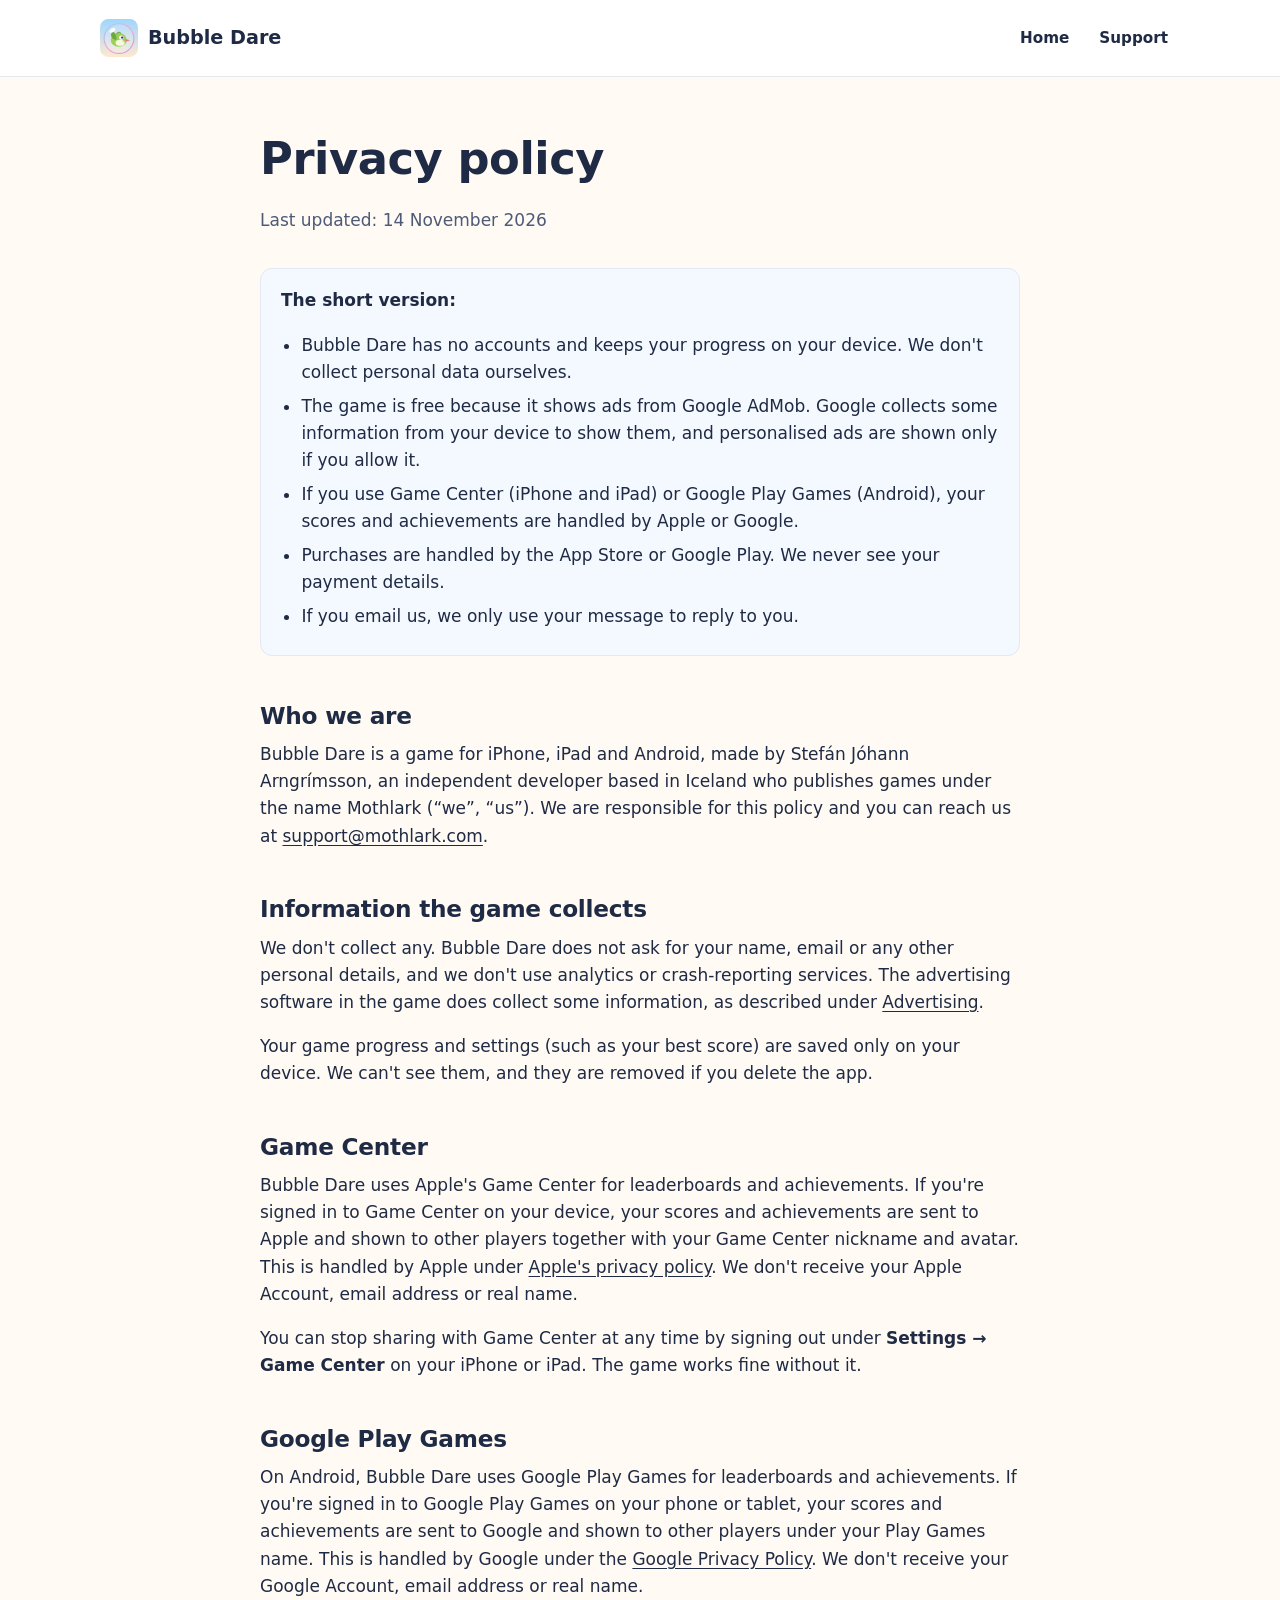
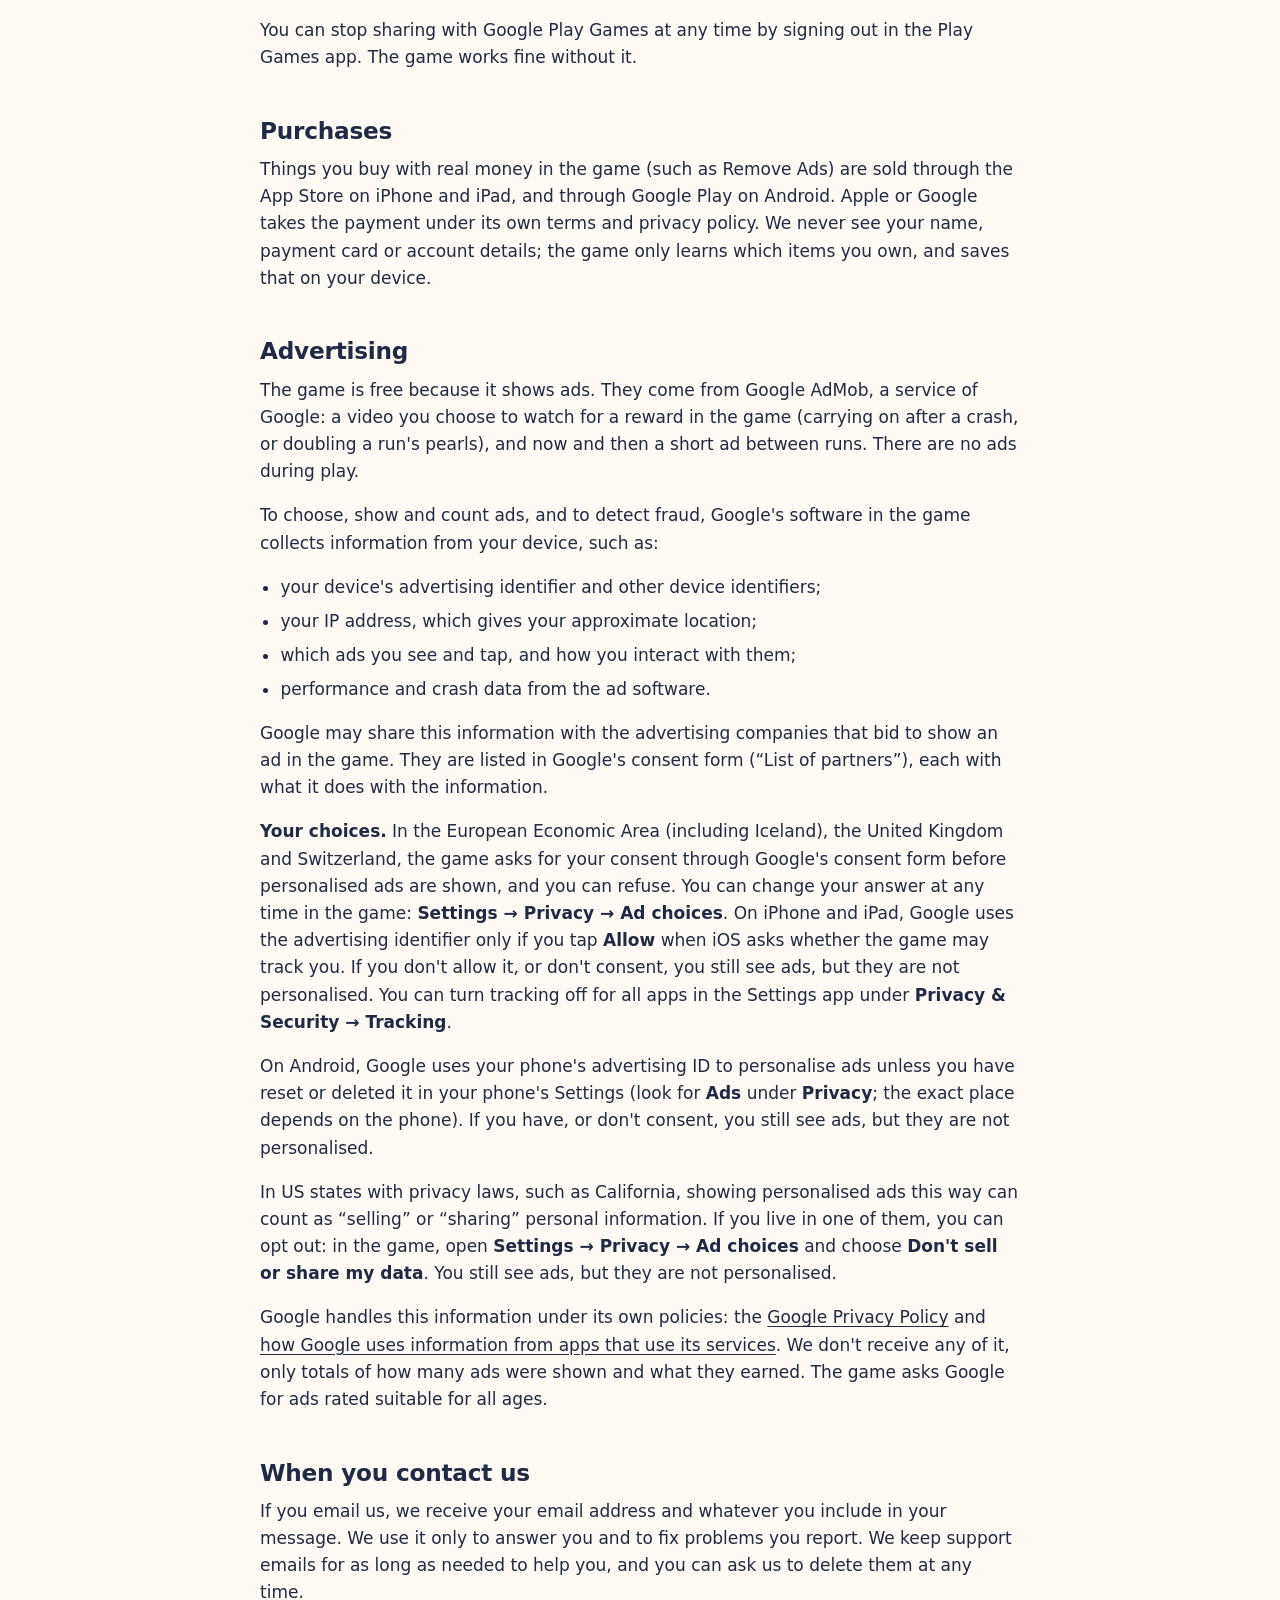
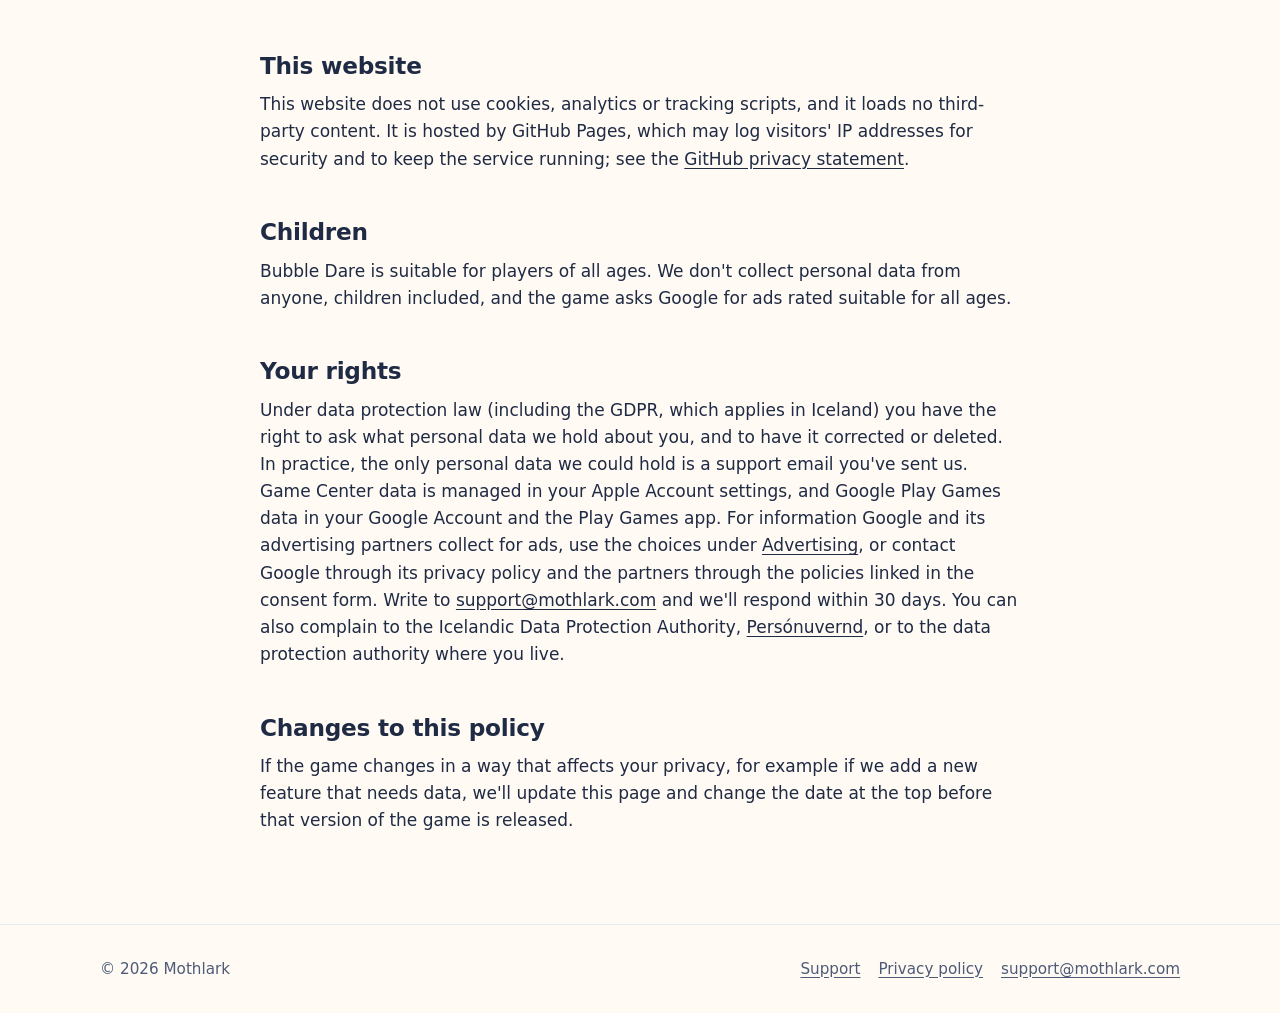
<file: privacy/index.html>
<!doctype html>
<html lang="en">
<head>
  <meta charset="utf-8">
  <meta name="viewport" content="width=device-width, initial-scale=1, viewport-fit=cover">
  <title>Privacy policy — Bubble Dare</title>
  <meta name="description" content="How Bubble Dare handles your information on iPhone, iPad and Android: no accounts, progress stays on your device, Game Center or Google Play Games scores go to Apple or Google, and ads come from Google AdMob.">
  <link rel="canonical" href="https://bubbledare.mothlark.com/privacy/">
  <link rel="icon" href="/assets/img/icon.svg" type="image/svg+xml">
  <link rel="icon" href="/assets/img/favicon-32.png" sizes="32x32" type="image/png">
  <link rel="apple-touch-icon" href="/assets/img/apple-touch-icon.png">
  <link rel="stylesheet" href="/assets/css/site.css">
</head>
<body class="page">
  <a class="skip" href="#main">Skip to content</a>
  <header class="site-header">
    <div class="wrap">
      <a class="brand" href="/" aria-label="Bubble Dare home">
        <img src="/assets/img/icon.svg" width="38" height="38" alt="">
        Bubble Dare
      </a>
      <nav class="nav" aria-label="Main">
        <a href="/">Home</a>
        <a href="/support/">Support</a>
      </nav>
    </div>
  </header>

  <main id="main" class="doc">
    <div class="wrap">
      <h1>Privacy policy</h1>
      <p class="meta">Last updated: 14 November 2026</p>

      <div class="summary">
        <p><strong>The short version:</strong></p>
        <ul>
          <li>Bubble Dare has no accounts and keeps your progress on your device. We don't collect personal data ourselves.</li>
          <li>The game is free because it shows ads from Google AdMob. Google collects some information from your device to show them, and personalised ads are shown only if you allow it.</li>
          <li>If you use Game Center (iPhone and iPad) or Google Play Games (Android), your scores and achievements are handled by Apple or Google.</li>
          <li>Purchases are handled by the App Store or Google Play. We never see your payment details.</li>
          <li>If you email us, we only use your message to reply to you.</li>
        </ul>
      </div>

      <h2>Who we are</h2>
      <p>Bubble Dare is a game for iPhone, iPad and Android, made by Stefán Jóhann Arngrímsson, an independent developer based in Iceland who publishes games under the name Mothlark (“we”, “us”). We are responsible for this policy and you can reach us at <a href="mailto:support@mothlark.com">support@mothlark.com</a>.</p>

      <h2>Information the game collects</h2>
      <p>We don't collect any. Bubble Dare does not ask for your name, email or any other personal details, and we don't use analytics or crash-reporting services. The advertising software in the game does collect some information, as described under <a href="#advertising">Advertising</a>.</p>
      <p>Your game progress and settings (such as your best score) are saved only on your device. We can't see them, and they are removed if you delete the app.</p>

      <h2>Game Center</h2>
      <p>Bubble Dare uses Apple's Game Center for leaderboards and achievements. If you're signed in to Game Center on your device, your scores and achievements are sent to Apple and shown to other players together with your Game Center nickname and avatar. This is handled by Apple under <a href="https://www.apple.com/legal/privacy/">Apple's privacy policy</a>. We don't receive your Apple Account, email address or real name.</p>
      <p>You can stop sharing with Game Center at any time by signing out under <strong>Settings → Game Center</strong> on your iPhone or iPad. The game works fine without it.</p>

      <h2>Google Play Games</h2>
      <p>On Android, Bubble Dare uses Google Play Games for leaderboards and achievements. If you're signed in to Google Play Games on your phone or tablet, your scores and achievements are sent to Google and shown to other players under your Play Games name. This is handled by Google under the <a href="https://policies.google.com/privacy">Google Privacy Policy</a>. We don't receive your Google Account, email address or real name.</p>
      <p>You can stop sharing with Google Play Games at any time by signing out in the Play Games app. The game works fine without it.</p>

      <h2>Purchases</h2>
      <p>Things you buy with real money in the game (such as Remove Ads) are sold through the App Store on iPhone and iPad, and through Google Play on Android. Apple or Google takes the payment under its own terms and privacy policy. We never see your name, payment card or account details; the game only learns which items you own, and saves that on your device.</p>

      <h2 id="advertising">Advertising</h2>
      <p>The game is free because it shows ads. They come from Google AdMob, a service of Google: a video you choose to watch for a reward in the game (carrying on after a crash, or doubling a run's pearls), and now and then a short ad between runs. There are no ads during play.</p>
      <p>To choose, show and count ads, and to detect fraud, Google's software in the game collects information from your device, such as:</p>
      <ul>
        <li>your device's advertising identifier and other device identifiers;</li>
        <li>your IP address, which gives your approximate location;</li>
        <li>which ads you see and tap, and how you interact with them;</li>
        <li>performance and crash data from the ad software.</li>
      </ul>
      <p>Google may share this information with the advertising companies that bid to show an ad in the game. They are listed in Google's consent form (“List of partners”), each with what it does with the information.</p>
      <p><strong>Your choices.</strong> In the European Economic Area (including Iceland), the United Kingdom and Switzerland, the game asks for your consent through Google's consent form before personalised ads are shown, and you can refuse. You can change your answer at any time in the game: <strong>Settings → Privacy → Ad choices</strong>. On iPhone and iPad, Google uses the advertising identifier only if you tap <strong>Allow</strong> when iOS asks whether the game may track you. If you don't allow it, or don't consent, you still see ads, but they are not personalised. You can turn tracking off for all apps in the Settings app under <strong>Privacy &amp; Security → Tracking</strong>.</p>
      <p>On Android, Google uses your phone's advertising ID to personalise ads unless you have reset or deleted it in your phone's Settings (look for <strong>Ads</strong> under <strong>Privacy</strong>; the exact place depends on the phone). If you have, or don't consent, you still see ads, but they are not personalised.</p>
      <p>In US states with privacy laws, such as California, showing personalised ads this way can count as “selling” or “sharing” personal information. If you live in one of them, you can opt out: in the game, open <strong>Settings → Privacy → Ad choices</strong> and choose <strong>Don't sell or share my data</strong>. You still see ads, but they are not personalised.</p>
      <p>Google handles this information under its own policies: the <a href="https://policies.google.com/privacy">Google Privacy Policy</a> and <a href="https://policies.google.com/technologies/partner-sites">how Google uses information from apps that use its services</a>. We don't receive any of it, only totals of how many ads were shown and what they earned. The game asks Google for ads rated suitable for all ages.</p>

      <h2>When you contact us</h2>
      <p>If you email us, we receive your email address and whatever you include in your message. We use it only to answer you and to fix problems you report. We keep support emails for as long as needed to help you, and you can ask us to delete them at any time.</p>

      <h2>This website</h2>
      <p>This website does not use cookies, analytics or tracking scripts, and it loads no third-party content. It is hosted by GitHub Pages, which may log visitors' IP addresses for security and to keep the service running; see the <a href="https://docs.github.com/site-policy/privacy-policies/github-general-privacy-statement">GitHub privacy statement</a>.</p>

      <h2>Children</h2>
      <p>Bubble Dare is suitable for players of all ages. We don't collect personal data from anyone, children included, and the game asks Google for ads rated suitable for all ages.</p>

      <h2>Your rights</h2>
      <p>Under data protection law (including the GDPR, which applies in Iceland) you have the right to ask what personal data we hold about you, and to have it corrected or deleted. In practice, the only personal data we could hold is a support email you've sent us. Game Center data is managed in your Apple Account settings, and Google Play Games data in your Google Account and the Play Games app. For information Google and its advertising partners collect for ads, use the choices under <a href="#advertising">Advertising</a>, or contact Google through its privacy policy and the partners through the policies linked in the consent form. Write to <a href="mailto:support@mothlark.com">support@mothlark.com</a> and we'll respond within 30 days. You can also complain to the Icelandic Data Protection Authority, <a href="https://www.personuvernd.is/">Persónuvernd</a>, or to the data protection authority where you live.</p>

      <h2>Changes to this policy</h2>
      <p>If the game changes in a way that affects your privacy, for example if we add a new feature that needs data, we'll update this page and change the date at the top before that version of the game is released.</p>
    </div>
  </main>

  <footer class="site-footer">
    <div class="wrap">
      <span>© 2026 Mothlark</span>
      <nav aria-label="Footer">
        <a href="/support/">Support</a>
        <a href="/privacy/">Privacy policy</a>
        <a href="mailto:support@mothlark.com">support@mothlark.com</a>
      </nav>
    </div>
  </footer>
</body>
</html>
</file>
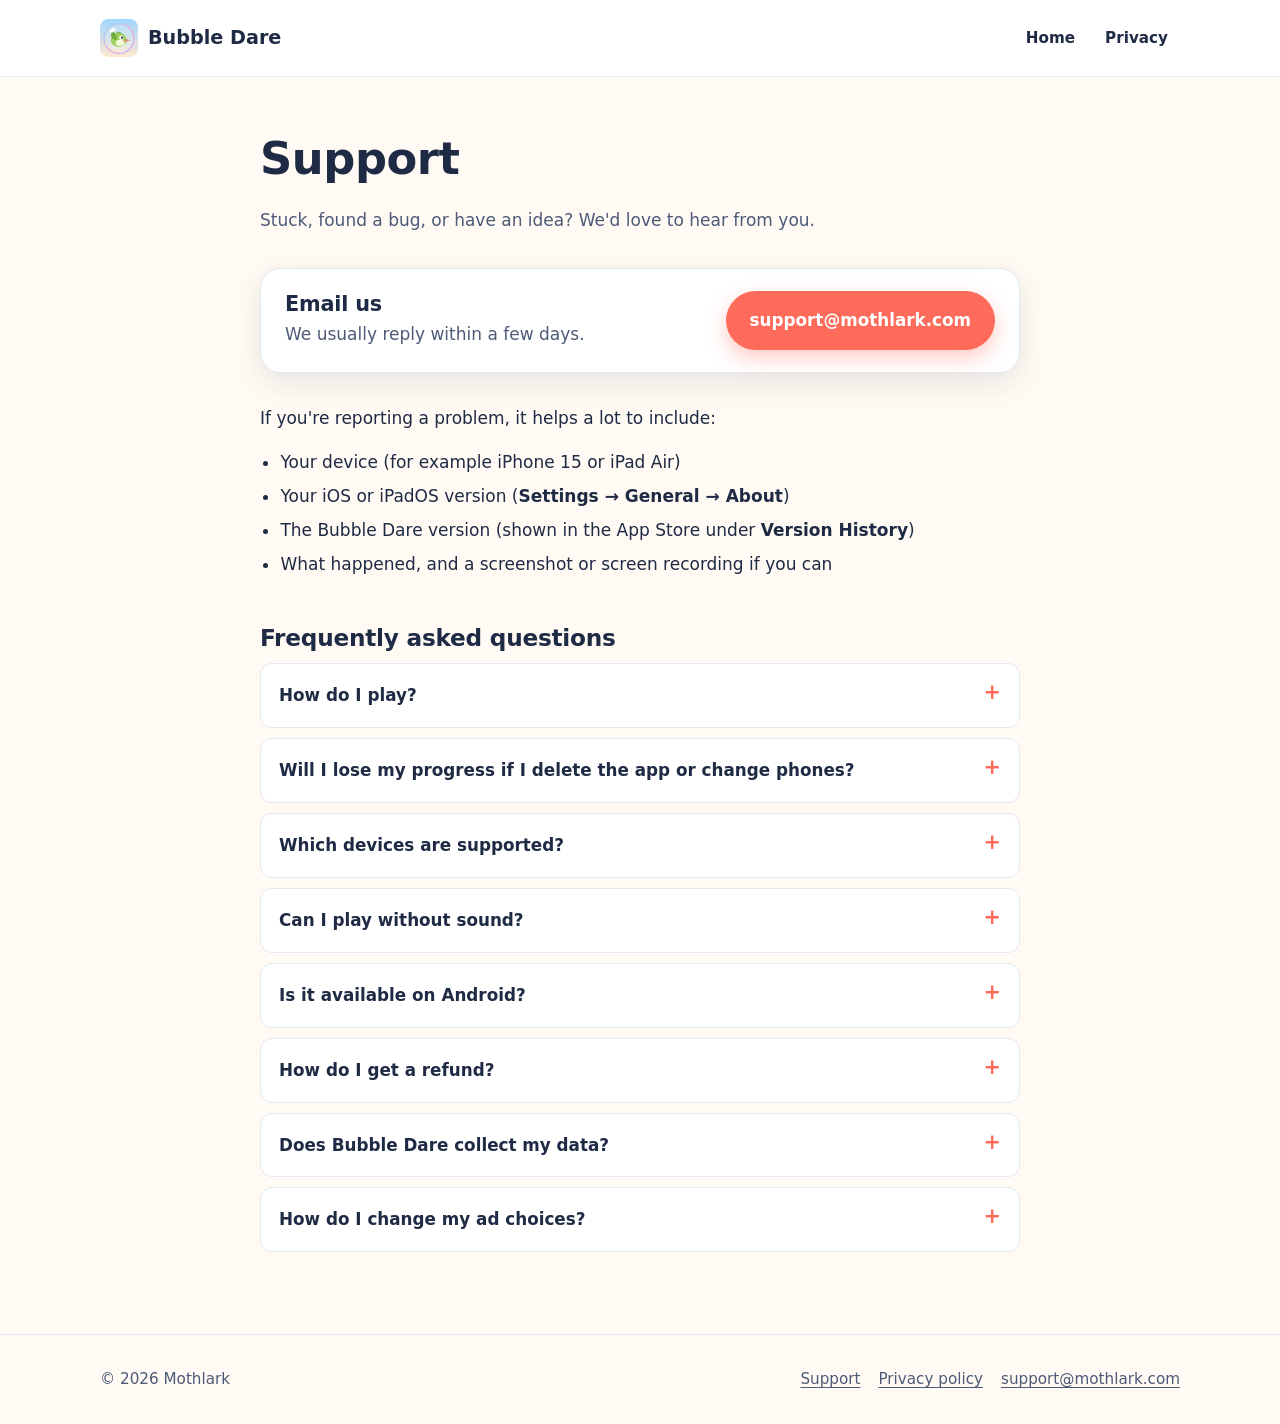
<file: support/index.html>
<!doctype html>
<html lang="en">
<head>
  <meta charset="utf-8">
  <meta name="viewport" content="width=device-width, initial-scale=1, viewport-fit=cover">
  <title>Support — Bubble Dare</title>
  <meta name="description" content="Get help with Bubble Dare: answers to common questions and how to contact us.">
  <link rel="canonical" href="https://bubbledare.mothlark.com/support/">
  <link rel="icon" href="/assets/img/icon.svg" type="image/svg+xml">
  <link rel="icon" href="/assets/img/favicon-32.png" sizes="32x32" type="image/png">
  <link rel="apple-touch-icon" href="/assets/img/apple-touch-icon.png">
  <link rel="stylesheet" href="/assets/css/site.css">
</head>
<body class="page">
  <a class="skip" href="#main">Skip to content</a>
  <header class="site-header">
    <div class="wrap">
      <a class="brand" href="/" aria-label="Bubble Dare home">
        <img src="/assets/img/icon.svg" width="38" height="38" alt="">
        Bubble Dare
      </a>
      <nav class="nav" aria-label="Main">
        <a href="/">Home</a>
        <a href="/privacy/">Privacy</a>
      </nav>
    </div>
  </header>

  <main id="main" class="doc">
    <div class="wrap">
      <h1>Support</h1>
      <p class="meta">Stuck, found a bug, or have an idea? We'd love to hear from you.</p>

      <div class="contact-card">
        <div>
          <h2>Email us</h2>
          <p>We usually reply within a few days.</p>
        </div>
        <a class="btn btn-primary" href="mailto:support@mothlark.com?subject=Bubble%20Dare%20support">support@mothlark.com</a>
      </div>

      <p>If you're reporting a problem, it helps a lot to include:</p>
      <ul>
        <li>Your device (for example iPhone 15 or iPad Air)</li>
        <li>Your iOS or iPadOS version (<strong>Settings → General → About</strong>)</li>
        <li>The Bubble Dare version (shown in the App Store under <strong>Version History</strong>)</li>
        <li>What happened, and a screenshot or screen recording if you can</li>
      </ul>

      <h2>Frequently asked questions</h2>
      <div class="faq">
        <details>
          <summary>How do I play?</summary>
          <div>
            <p>Tap anywhere to fly. Every tap uses energy, so pop bubbles to refill it. Some bubbles pull you inside: tap quickly to pop them from the inside. The longer you stay in, the bigger the reward, but stay too long and it's game over. Flying past poles is safe; touching a live, sparking wire is not.</p>
          </div>
        </details>
        <details>
          <summary>Will I lose my progress if I delete the app or change phones?</summary>
          <div>
            <p>Your best score and settings are stored on your device, so deleting the app removes them.</p>
          </div>
        </details>
        <details>
          <summary>Which devices are supported?</summary>
          <div>
            <p>Bubble Dare runs on iPhone and iPad and plays in landscape. The minimum iOS version is listed on the App Store page.</p>
          </div>
        </details>
        <details>
          <summary>Can I play without sound?</summary>
          <div>
            <p>Yes. Turn the volume down or switch your device to silent mode and the game plays silently.</p>
          </div>
        </details>
        <details>
          <summary>Is it available on Android?</summary>
          <div>
            <p>Not yet. Bubble Dare is launching on iPhone and iPad first.</p>
          </div>
        </details>
        <details>
          <summary>How do I get a refund?</summary>
          <div>
            <p>All App Store purchases are handled by Apple. You can request a refund at <a href="https://reportaproblem.apple.com/">reportaproblem.apple.com</a>.</p>
          </div>
        </details>
        <details>
          <summary>Does Bubble Dare collect my data?</summary>
          <div>
            <p>We don't: there are no accounts, and your progress stays on your device. The game is free and shows ads from Google, and Google's ad software collects some information from your device to show them. Personalised ads are shown only if you allow it. See our <a href="/privacy/">privacy policy</a> for details.</p>
          </div>
        </details>
        <details>
          <summary>How do I change my ad choices?</summary>
          <div>
            <p>In Europe, the UK and Switzerland, open <strong>Settings → Privacy → Ad choices</strong> in the game to change your consent. In US states with privacy laws, such as California, the same button lets you opt out of your data being sold or shared for ads. Everywhere, you can stop apps from tracking you in the iPhone Settings app under <strong>Privacy &amp; Security → Tracking</strong>; you then still see ads, but not personalised ones.</p>
          </div>
        </details>
      </div>
    </div>
  </main>

  <footer class="site-footer">
    <div class="wrap">
      <span>© 2026 Mothlark</span>
      <nav aria-label="Footer">
        <a href="/support/">Support</a>
        <a href="/privacy/">Privacy policy</a>
        <a href="mailto:support@mothlark.com">support@mothlark.com</a>
      </nav>
    </div>
  </footer>
</body>
</html>
</file>
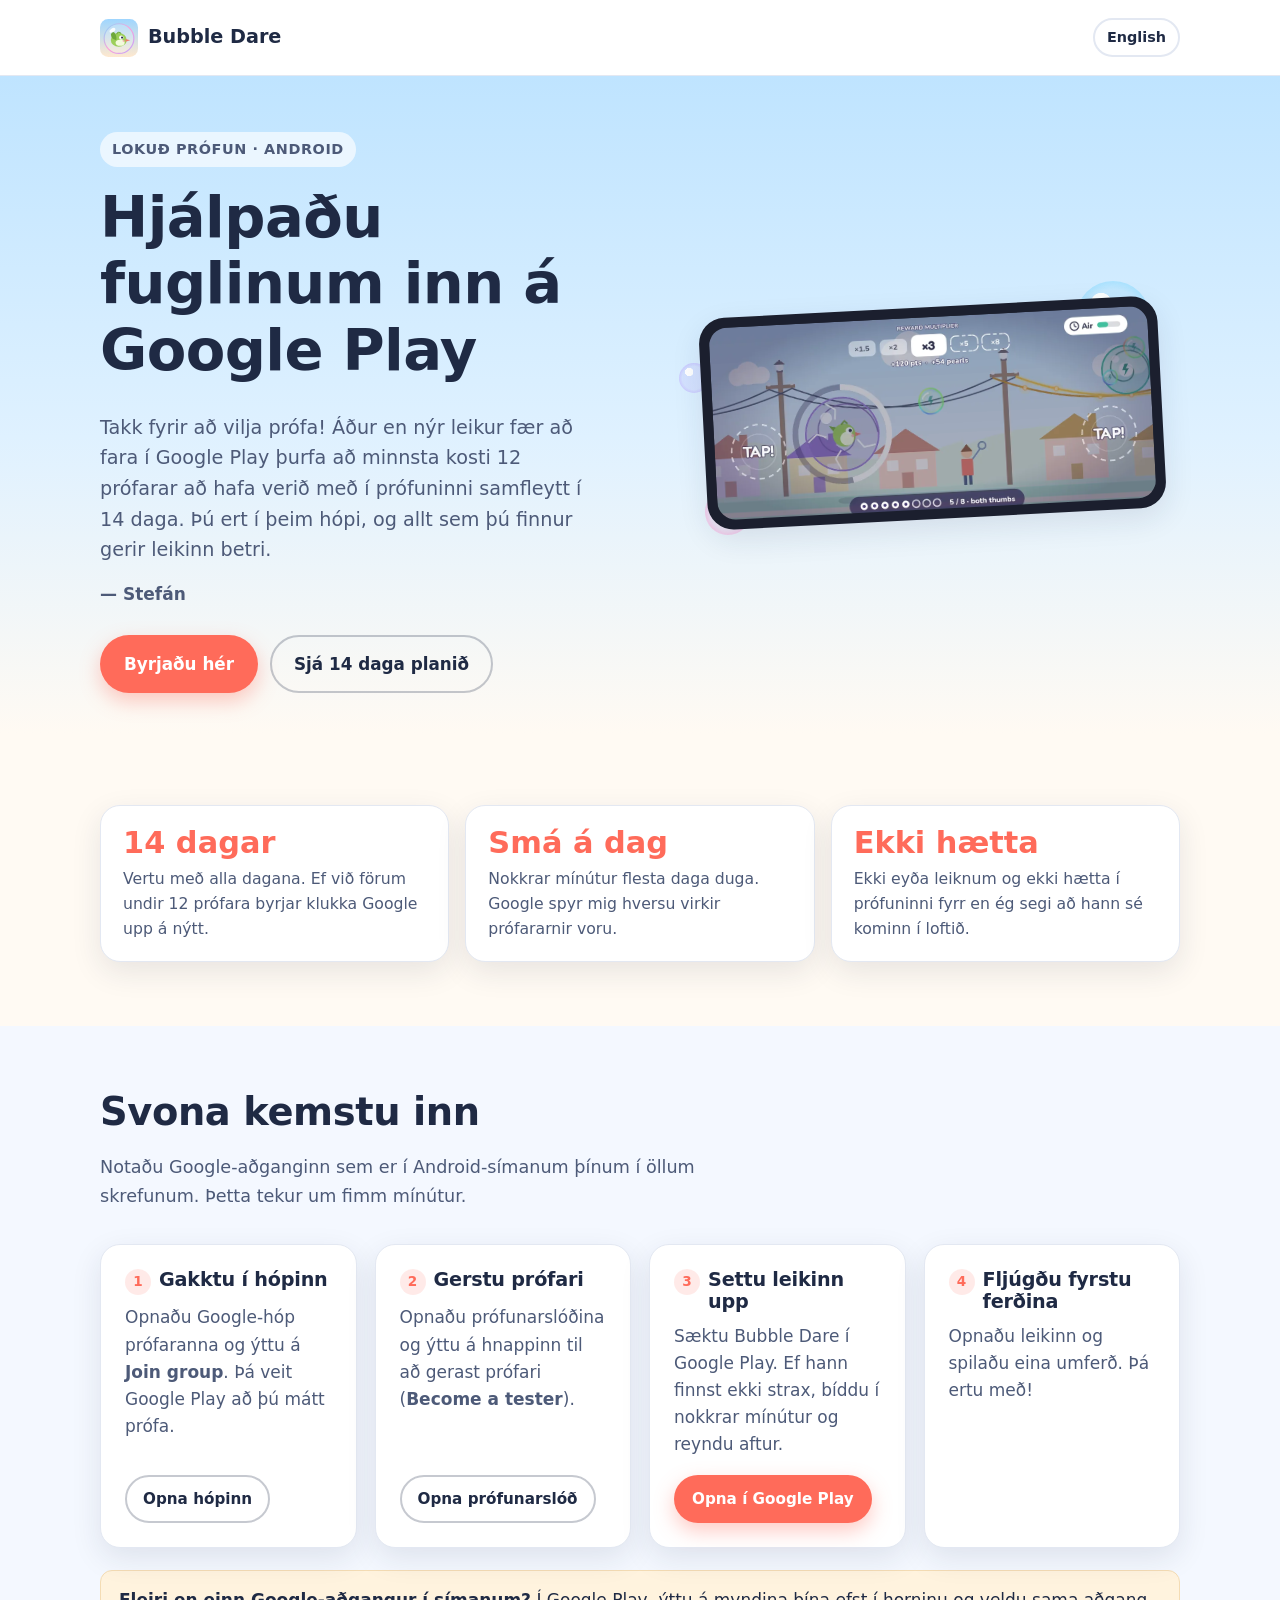
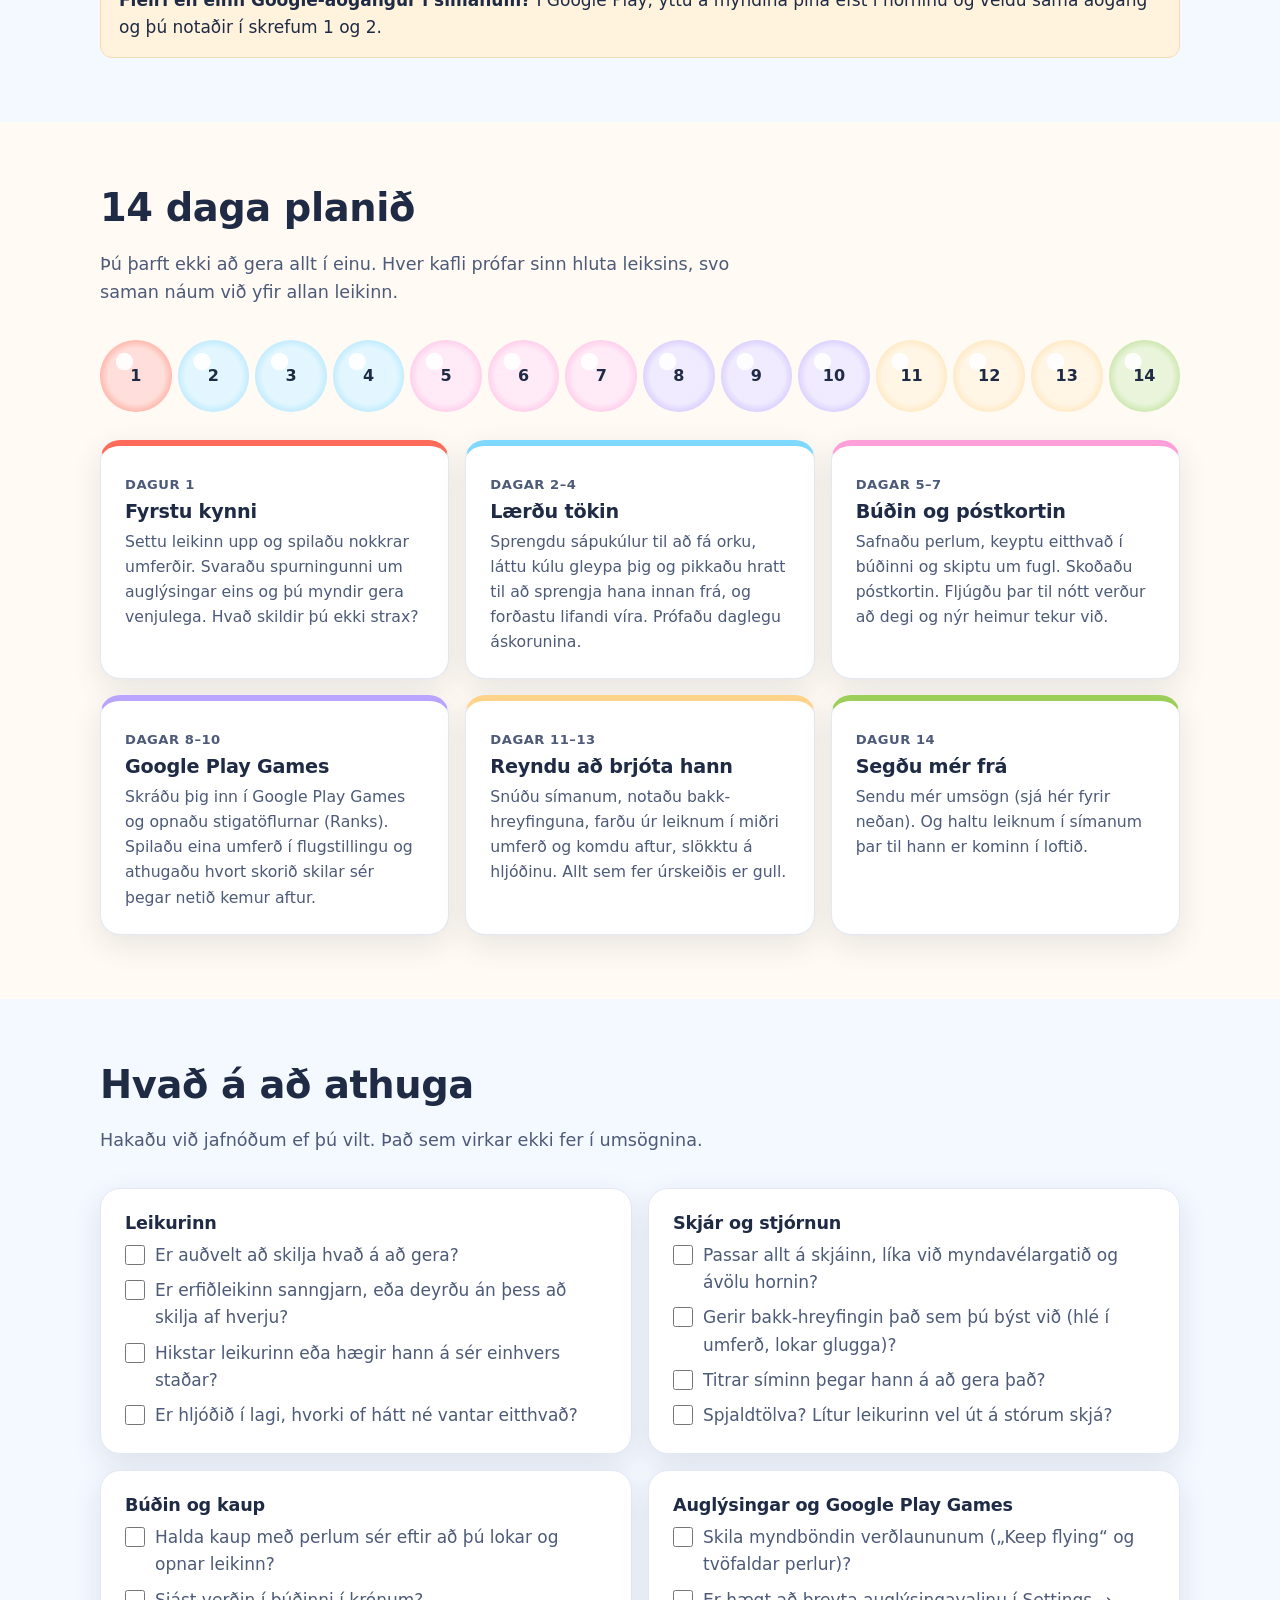
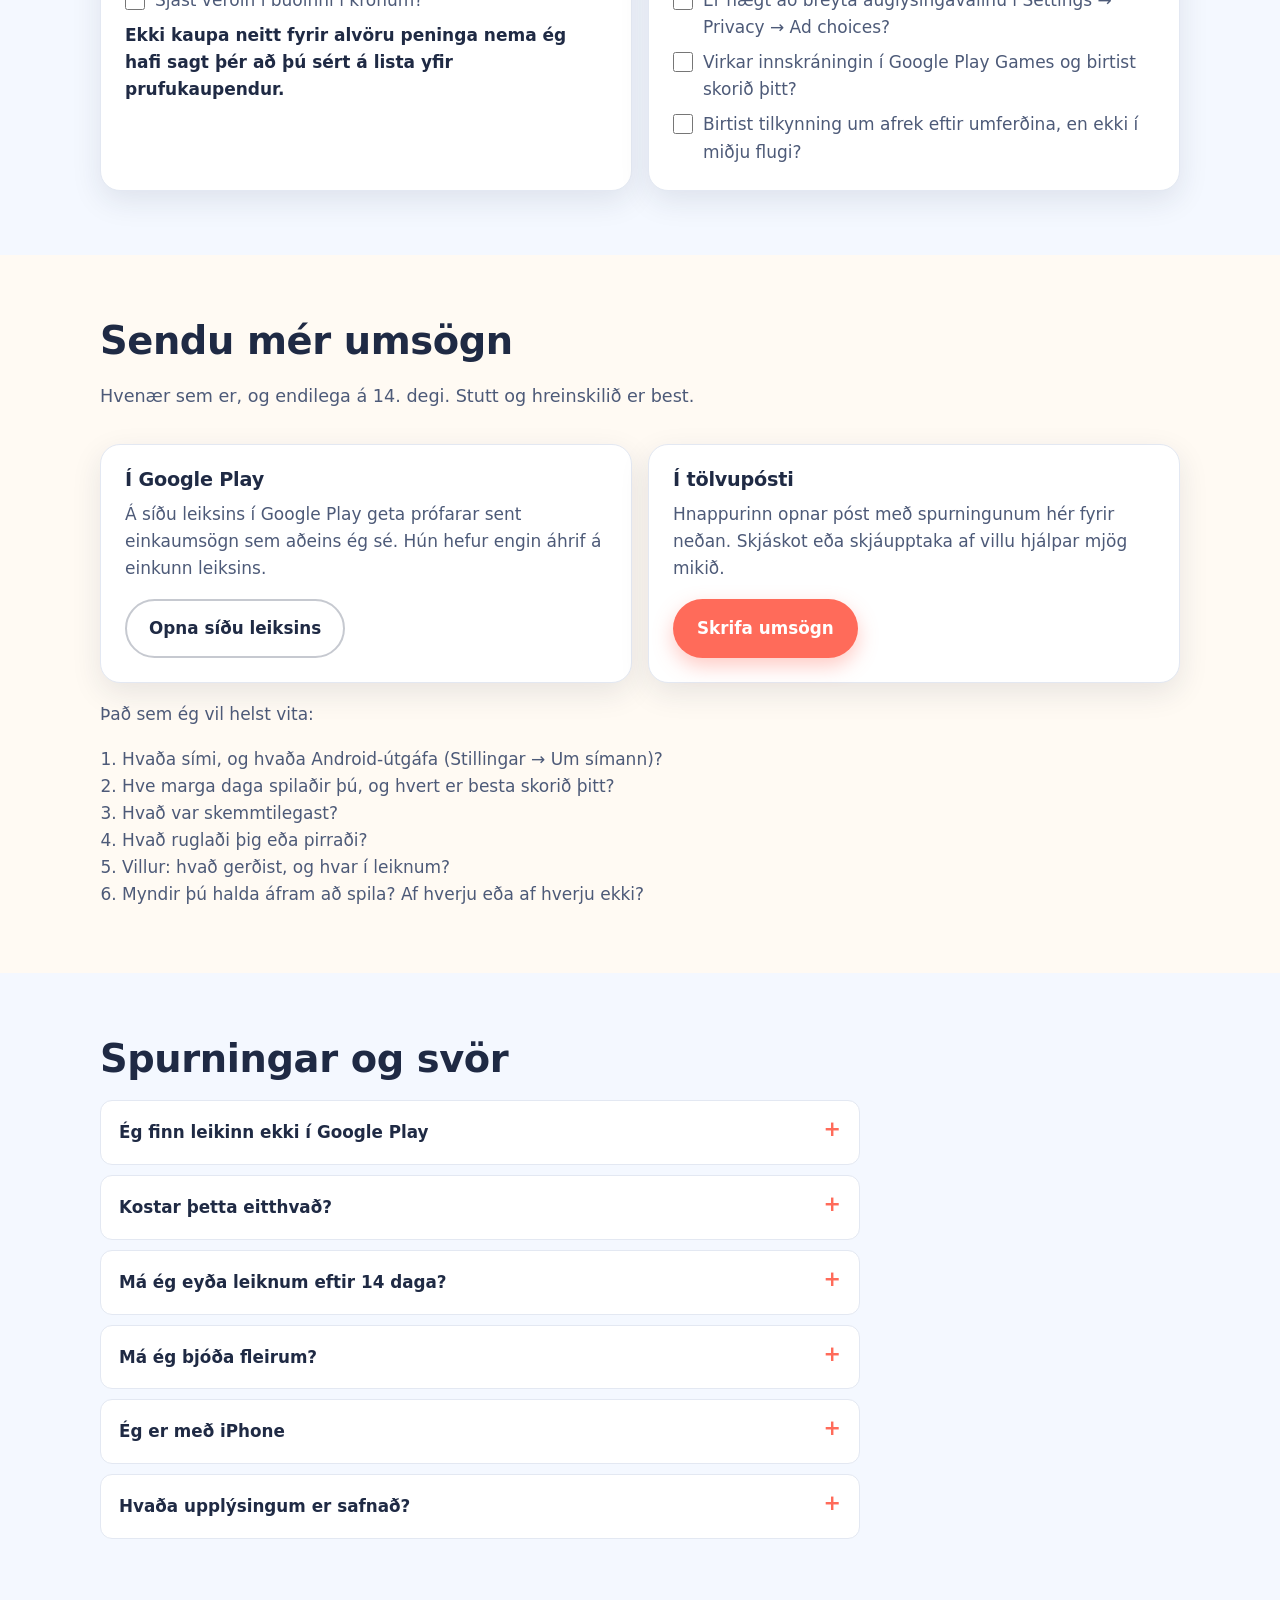
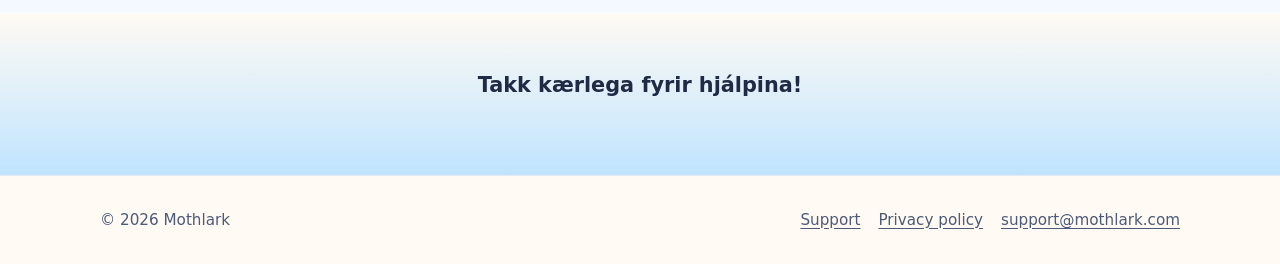
<file: test/index.html>
<!doctype html>
<html lang="is">
<head>
  <meta charset="utf-8">
  <meta name="viewport" content="width=device-width, initial-scale=1, viewport-fit=cover">
  <title>Prófaðu Bubble Dare á Android — lokuð prófun</title>
  <!-- Not for search engines: only testers get this link. It is left out of sitemap.xml
       and NOT blocked in robots.txt, because a crawler has to be able to read this tag. -->
  <meta name="robots" content="noindex, nofollow, noarchive">
  <meta name="description" content="Leiðbeiningar fyrir prófara Bubble Dare á Android.">
  <link rel="alternate" hreflang="is" href="https://bubbledare.mothlark.com/test/">
  <link rel="alternate" hreflang="en" href="https://bubbledare.mothlark.com/test/en/">
  <link rel="icon" href="/assets/img/icon.svg" type="image/svg+xml">
  <link rel="icon" href="/assets/img/favicon-32.png" sizes="32x32" type="image/png">
  <link rel="apple-touch-icon" href="/assets/img/apple-touch-icon.png">
  <link rel="stylesheet" href="/assets/css/site.css">
  <link rel="stylesheet" href="/assets/css/test.css">
</head>
<body class="page test">
  <a class="skip" href="#main">Fara beint í efnið</a>
  <header class="site-header">
    <div class="wrap">
      <a class="brand" href="/" aria-label="Bubble Dare, forsíða">
        <img src="/assets/img/icon.svg" width="38" height="38" alt="">
        Bubble Dare
      </a>
      <a class="lang" href="/test/en/" hreflang="en" lang="en">English</a>
    </div>
  </header>

  <main id="main">
    <!-- ============ HERO ============ -->
    <section class="t-hero" aria-labelledby="t-title">
      <div class="wrap">
        <div>
          <span class="eyebrow">Lokuð prófun · Android</span>
          <h1 id="t-title">Hjálpaðu fuglinum inn á Google&nbsp;Play</h1>
          <p class="lead">Takk fyrir að vilja prófa! Áður en nýr leikur fær að fara í Google Play þurfa að minnsta kosti 12 prófarar að hafa verið með í prófuninni samfleytt í 14 daga. Þú ert í þeim hópi, og allt sem þú finnur gerir leikinn betri.</p>
          <p class="sign">— Stefán</p>
          <div class="cta-row">
            <a class="btn btn-primary" href="#join">Byrjaðu hér</a>
            <a class="btn btn-ghost" href="#plan">Sjá 14 daga planið</a>
          </div>
        </div>
        <div class="t-art" aria-hidden="true">
          <span class="bub b1"></span><span class="bub b2"></span><span class="bub b3"></span>
          <div class="device"><div class="screen"><img src="/assets/img/shot-trapped.webp" width="1080" height="497" alt=""></div></div>
        </div>
      </div>
    </section>

    <section class="t-section" aria-label="Það sem skiptir mestu">
      <div class="wrap">
        <div class="facts">
          <div class="card fact"><b>14 dagar</b><p>Vertu með alla dagana. Ef við förum undir 12 prófara byrjar klukka Google upp á nýtt.</p></div>
          <div class="card fact"><b>Smá á dag</b><p>Nokkrar mínútur flesta daga duga. Google spyr mig hversu virkir prófararnir voru.</p></div>
          <div class="card fact"><b>Ekki hætta</b><p>Ekki eyða leiknum og ekki hætta í prófuninni fyrr en ég segi að hann sé kominn í loftið.</p></div>
        </div>
      </div>
    </section>

    <!-- ============ JOIN ============ -->
    <section id="join" class="t-section band join" aria-labelledby="join-title">
      <div class="wrap">
        <div class="section-head">
          <h2 id="join-title">Svona kemstu inn</h2>
          <p>Notaðu Google-aðganginn sem er í Android-símanum þínum í öllum skrefunum. Þetta tekur um fimm mínútur.</p>
        </div>
        <div class="steps">
          <div class="card step">
            <h3>Gakktu í hópinn</h3>
            <p>Opnaðu Google-hóp prófaranna og ýttu á <strong>Join group</strong>. Þá veit Google Play að þú mátt prófa.</p>
            <!-- The testers' Google Group, bubble-dare-testers@googlegroups.com, linked to the closed track in Play Console -->
            <a class="btn btn-ghost" href="https://groups.google.com/g/bubble-dare-testers">Opna hópinn</a>
          </div>
          <div class="card step">
            <h3>Gerstu prófari</h3>
            <p>Opnaðu prófunarslóðina og ýttu á hnappinn til að gerast prófari (<strong>Become a tester</strong>).</p>
            <a class="btn btn-ghost" href="https://play.google.com/apps/testing/is.stefanja.bubbledare">Opna prófunarslóð</a>
          </div>
          <div class="card step">
            <h3>Settu leikinn upp</h3>
            <p>Sæktu Bubble Dare í Google Play. Ef hann finnst ekki strax, bíddu í nokkrar mínútur og reyndu aftur.</p>
            <a class="btn btn-primary" href="https://play.google.com/store/apps/details?id=is.stefanja.bubbledare">Opna í Google Play</a>
          </div>
          <div class="card step">
            <h3>Fljúgðu fyrstu ferðina</h3>
            <p>Opnaðu leikinn og spilaðu eina umferð. Þá ertu með!</p>
          </div>
        </div>
        <div class="tip">
          <p><strong>Fleiri en einn Google-aðgangur í símanum?</strong> Í Google Play, ýttu á myndina þína efst í horninu og veldu sama aðgang og þú notaðir í skrefum 1 og 2.</p>
        </div>
      </div>
    </section>

    <!-- ============ THE 14-DAY PLAN ============ -->
    <section id="plan" class="t-section" aria-labelledby="plan-title">
      <div class="wrap">
        <div class="section-head">
          <h2 id="plan-title">14 daga planið</h2>
          <p>Þú þarft ekki að gera allt í einu. Hver kafli prófar sinn hluta leiksins, svo saman náum við yfir allan leikinn.</p>
        </div>
        <ol class="days" aria-hidden="true">
          <li class="p1">1</li><li class="p2">2</li><li class="p2">3</li><li class="p2">4</li>
          <li class="p3">5</li><li class="p3">6</li><li class="p3">7</li>
          <li class="p4">8</li><li class="p4">9</li><li class="p4">10</li>
          <li class="p5">11</li><li class="p5">12</li><li class="p5">13</li>
          <li class="p6">14</li>
        </ol>
        <ol class="plan">
          <li class="card p1"><span class="when">Dagur 1</span><h3>Fyrstu kynni</h3><p>Settu leikinn upp og spilaðu nokkrar umferðir. Svaraðu spurningunni um auglýsingar eins og þú myndir gera venjulega. Hvað skildir þú ekki strax?</p></li>
          <li class="card p2"><span class="when">Dagar 2–4</span><h3>Lærðu tökin</h3><p>Sprengdu sápukúlur til að fá orku, láttu kúlu gleypa þig og pikkaðu hratt til að sprengja hana innan frá, og forðastu lifandi víra. Prófaðu daglegu áskorunina.</p></li>
          <li class="card p3"><span class="when">Dagar 5–7</span><h3>Búðin og póstkortin</h3><p>Safnaðu perlum, keyptu eitthvað í búðinni og skiptu um fugl. Skoðaðu póstkortin. Fljúgðu þar til nótt verður að degi og nýr heimur tekur við.</p></li>
          <li class="card p4"><span class="when">Dagar 8–10</span><h3>Google Play Games</h3><p>Skráðu þig inn í Google Play Games og opnaðu stigatöflurnar (Ranks). Spilaðu eina umferð í flugstillingu og athugaðu hvort skorið skilar sér þegar netið kemur aftur.</p></li>
          <li class="card p5"><span class="when">Dagar 11–13</span><h3>Reyndu að brjóta hann</h3><p>Snúðu símanum, notaðu bakk-hreyfinguna, farðu úr leiknum í miðri umferð og komdu aftur, slökktu á hljóðinu. Allt sem fer úrskeiðis er gull.</p></li>
          <li class="card p6"><span class="when">Dagur 14</span><h3>Segðu mér frá</h3><p>Sendu mér umsögn (sjá hér fyrir neðan). Og haltu leiknum í símanum þar til hann er kominn í loftið.</p></li>
        </ol>
      </div>
    </section>

    <!-- ============ CHECKLIST ============ -->
    <section class="t-section band" aria-labelledby="check-title">
      <div class="wrap">
        <div class="section-head">
          <h2 id="check-title">Hvað á að athuga</h2>
          <p>Hakaðu við jafnóðum ef þú vilt. Það sem virkar ekki fer í umsögnina.</p>
        </div>
        <div class="checks">
          <div class="card">
            <h3>Leikurinn</h3>
            <ul>
              <li><label><input type="checkbox"><span>Er auðvelt að skilja hvað á að gera?</span></label></li>
              <li><label><input type="checkbox"><span>Er erfiðleikinn sanngjarn, eða deyrðu án þess að skilja af hverju?</span></label></li>
              <li><label><input type="checkbox"><span>Hikstar leikurinn eða hægir hann á sér einhvers staðar?</span></label></li>
              <li><label><input type="checkbox"><span>Er hljóðið í lagi, hvorki of hátt né vantar eitthvað?</span></label></li>
            </ul>
          </div>
          <div class="card">
            <h3>Skjár og stjórnun</h3>
            <ul>
              <li><label><input type="checkbox"><span>Passar allt á skjáinn, líka við myndavélargatið og ávölu hornin?</span></label></li>
              <li><label><input type="checkbox"><span>Gerir bakk-hreyfingin það sem þú býst við (hlé í umferð, lokar glugga)?</span></label></li>
              <li><label><input type="checkbox"><span>Titrar síminn þegar hann á að gera það?</span></label></li>
              <li><label><input type="checkbox"><span>Spjaldtölva? Lítur leikurinn vel út á stórum skjá?</span></label></li>
            </ul>
          </div>
          <div class="card">
            <h3>Búðin og kaup</h3>
            <ul>
              <li><label><input type="checkbox"><span>Halda kaup með perlum sér eftir að þú lokar og opnar leikinn?</span></label></li>
              <li><label><input type="checkbox"><span>Sjást verðin í búðinni í krónum?</span></label></li>
              <li class="warn">Ekki kaupa neitt fyrir alvöru peninga nema ég hafi sagt þér að þú sért á lista yfir prufukaupendur.</li>
            </ul>
          </div>
          <div class="card">
            <h3>Auglýsingar og Google Play Games</h3>
            <ul>
              <li><label><input type="checkbox"><span>Skila myndböndin verðlaununum („Keep flying“ og tvöfaldar perlur)?</span></label></li>
              <li><label><input type="checkbox"><span>Er hægt að breyta auglýsingavalinu í Settings → Privacy → Ad choices?</span></label></li>
              <li><label><input type="checkbox"><span>Virkar innskráningin í Google Play Games og birtist skorið þitt?</span></label></li>
              <li><label><input type="checkbox"><span>Birtist tilkynning um afrek eftir umferðina, en ekki í miðju flugi?</span></label></li>
            </ul>
          </div>
        </div>
      </div>
    </section>

    <!-- ============ FEEDBACK ============ -->
    <section id="feedback" class="t-section" aria-labelledby="fb-title">
      <div class="wrap">
        <div class="section-head">
          <h2 id="fb-title">Sendu mér umsögn</h2>
          <p>Hvenær sem er, og endilega á 14. degi. Stutt og hreinskilið er best.</p>
        </div>
        <div class="ways">
          <div class="card">
            <h3>Í Google Play</h3>
            <p>Á síðu leiksins í Google Play geta prófarar sent einkaumsögn sem aðeins ég sé. Hún hefur engin áhrif á einkunn leiksins.</p>
            <a class="btn btn-ghost" href="https://play.google.com/store/apps/details?id=is.stefanja.bubbledare">Opna síðu leiksins</a>
          </div>
          <div class="card">
            <h3>Í tölvupósti</h3>
            <p>Hnappurinn opnar póst með spurningunum hér fyrir neðan. Skjáskot eða skjáupptaka af villu hjálpar mjög mikið.</p>
            <a class="btn btn-primary" href="mailto:support@mothlark.com?subject=Bubble%20Dare%20Android-pr%C3%B3fun&amp;body=S%C3%ADmi%3A%0AAndroid-%C3%BAtg%C3%A1fa%20%28Stillingar%20%E2%86%92%20Um%20s%C3%ADmann%29%3A%0AHve%20marga%20daga%20spila%C3%B0ir%20%C3%BE%C3%BA%3F%0ABesta%20skor%3A%0A%0A%C3%9Ea%C3%B0%20skemmtilegasta%3A%0A%0A%C3%9Ea%C3%B0%20sem%20rugla%C3%B0i%20e%C3%B0a%20pirra%C3%B0i%3A%0A%0AVillur%20%28hva%C3%B0%20ger%C3%B0ist%20og%20hvar%29%3A%0A%0AMyndir%20%C3%BE%C3%BA%20halda%20%C3%A1fram%20a%C3%B0%20spila%3F%20Af%20hverju%20e%C3%B0a%20af%20hverju%20ekki%3F%0A%0A">Skrifa umsögn</a>
          </div>
        </div>
        <div class="ask">
          <p>Það sem ég vil helst vita:</p>
          <ol>
            <li>Hvaða sími, og hvaða Android-útgáfa (Stillingar → Um símann)?</li>
            <li>Hve marga daga spilaðir þú, og hvert er besta skorið þitt?</li>
            <li>Hvað var skemmtilegast?</li>
            <li>Hvað ruglaði þig eða pirraði?</li>
            <li>Villur: hvað gerðist, og hvar í leiknum?</li>
            <li>Myndir þú halda áfram að spila? Af hverju eða af hverju ekki?</li>
          </ol>
        </div>
      </div>
    </section>

    <!-- ============ FAQ ============ -->
    <section class="t-section band" aria-labelledby="faq-title">
      <div class="wrap">
        <h2 id="faq-title">Spurningar og svör</h2>
        <div class="faq">
          <details>
            <summary>Ég finn leikinn ekki í Google Play</summary>
            <div><p>Athugaðu að þú hafir gengið í hópinn og ýtt á „Become a tester“ með sama aðgangi og er í Google Play í símanum. Stundum líða nokkrar mínútur, jafnvel nokkrir klukkutímar, þar til leikurinn birtist.</p></div>
          </details>
          <details>
            <summary>Kostar þetta eitthvað?</summary>
            <div><p>Nei, leikurinn er ókeypis. Í búðinni sérðu líka kaup fyrir alvöru peninga, en ekki kaupa neitt nema ég hafi sett þig á lista yfir prufukaupendur. Þá er ekkert rukkað.</p></div>
          </details>
          <details>
            <summary>Má ég eyða leiknum eftir 14 daga?</summary>
            <div><p>Helst ekki strax. Eftir 14 dagana sæki ég um útgáfu og Google skoðar prófunina á meðan. Ég læt þig vita þegar leikurinn er kominn í loftið.</p></div>
          </details>
          <details>
            <summary>Má ég bjóða fleirum?</summary>
            <div><p>Já, endilega! Því fleiri því betra, þá skiptir minna máli þótt einhver detti út. Sendu þeim bara slóðina á þessa síðu.</p></div>
          </details>
          <details>
            <summary>Ég er með iPhone</summary>
            <div><p>Þá geturðu sótt leikinn strax í <a href="https://apps.apple.com/app/bubble-dare/id6816718972">App Store</a>. Þessi prófun er bara fyrir Android-síma og -spjaldtölvur.</p></div>
          </details>
          <details>
            <summary>Hvaða upplýsingum er safnað?</summary>
            <div><p>Leikurinn geymir framvinduna þína í símanum. Auglýsingar frá Google og Google Play Games nota sumar upplýsingar úr tækinu. Nánar í <a href="/privacy/">persónuverndarstefnunni</a> (á ensku).</p></div>
          </details>
        </div>
      </div>
    </section>

    <section class="thanks">
      <div class="wrap"><p>Takk kærlega fyrir hjálpina!</p></div>
    </section>
  </main>

  <footer class="site-footer">
    <div class="wrap">
      <span>© 2026 Mothlark</span>
      <nav aria-label="Fótur">
        <a href="/support/">Support</a>
        <a href="/privacy/">Privacy policy</a>
        <a href="mailto:support@mothlark.com">support@mothlark.com</a>
      </nav>
    </div>
  </footer>
</body>
</html>
</file>
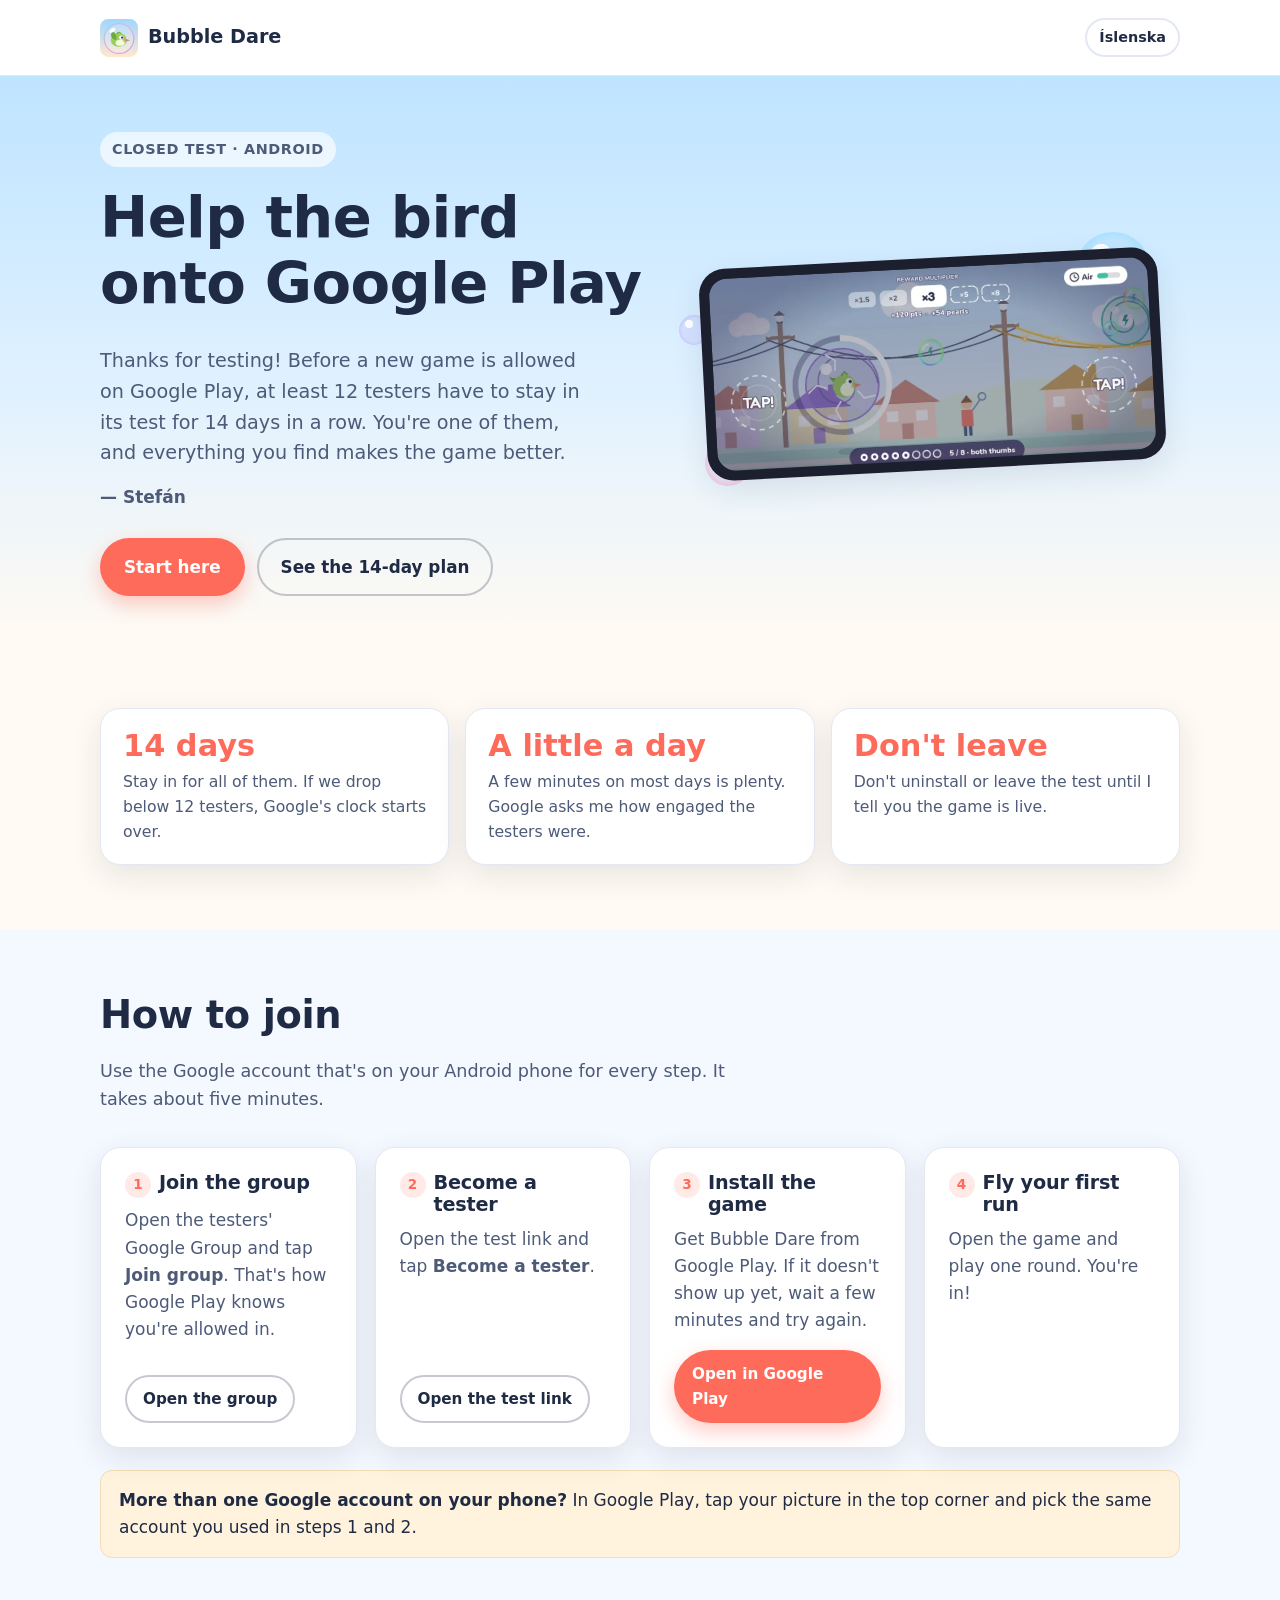
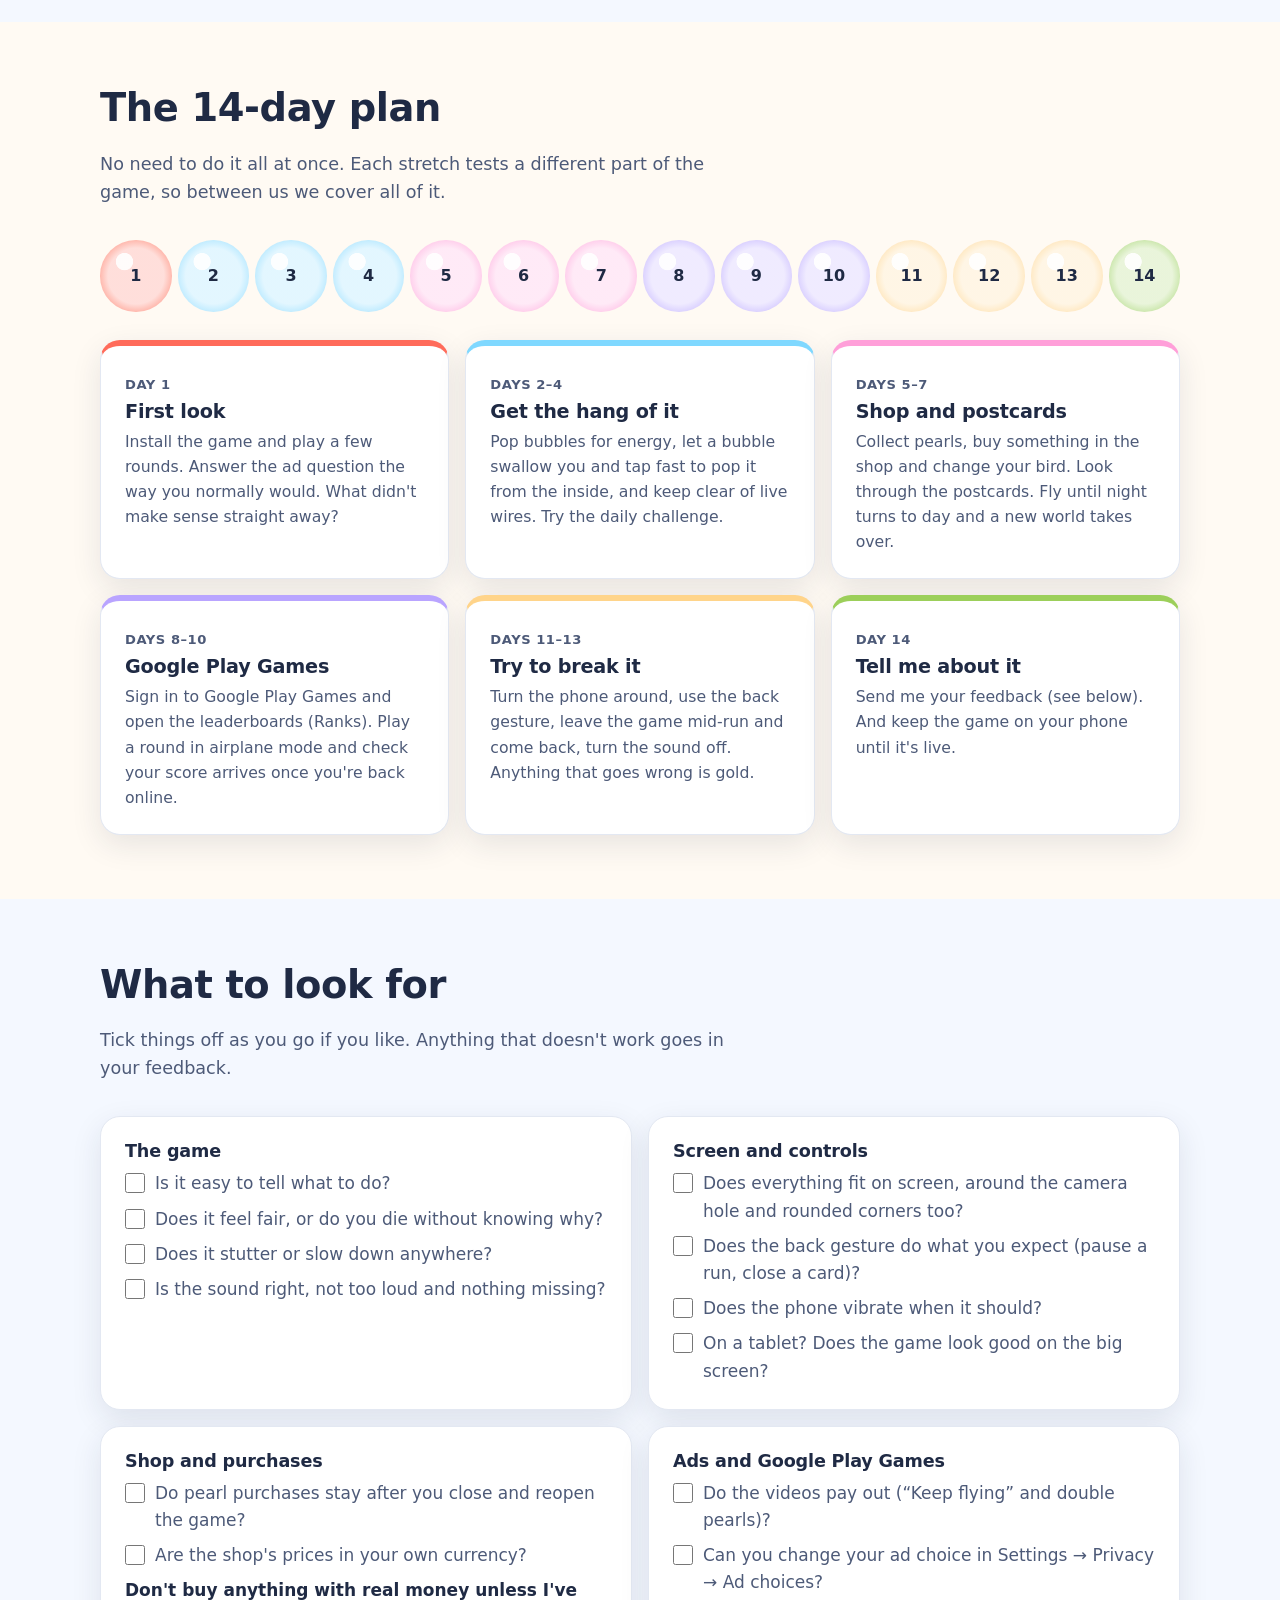
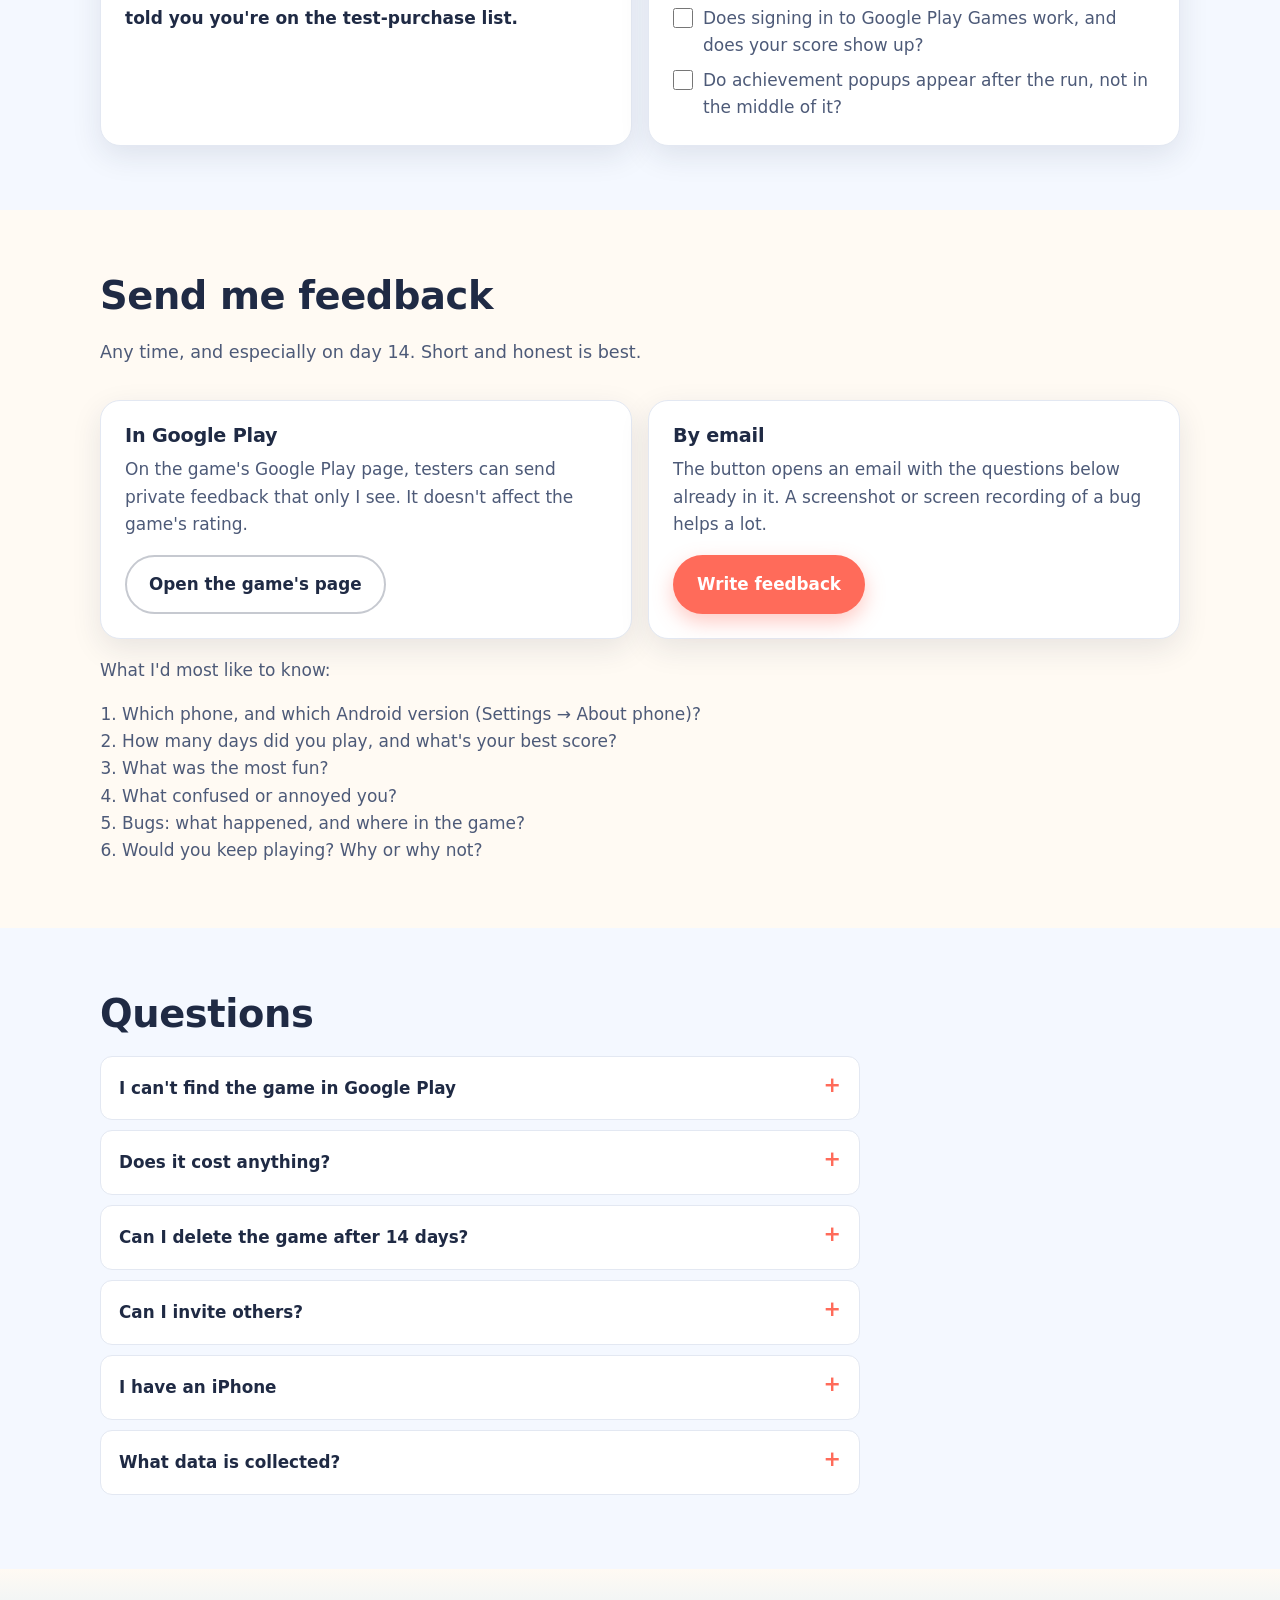
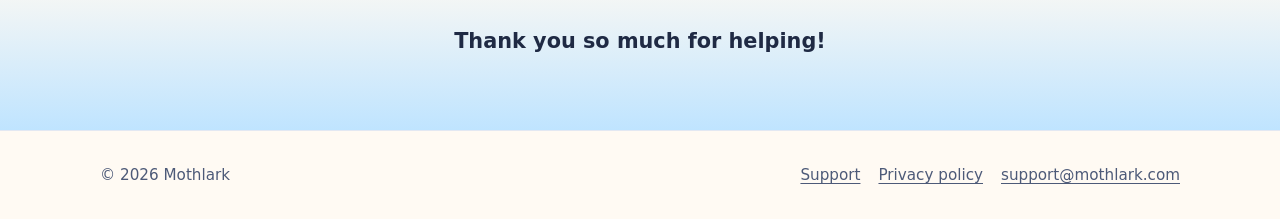
<file: test/en/index.html>
<!doctype html>
<html lang="en">
<head>
  <meta charset="utf-8">
  <meta name="viewport" content="width=device-width, initial-scale=1, viewport-fit=cover">
  <title>Test Bubble Dare on Android — closed test</title>
  <!-- Not for search engines: only testers get this link. It is left out of sitemap.xml
       and NOT blocked in robots.txt, because a crawler has to be able to read this tag. -->
  <meta name="robots" content="noindex, nofollow, noarchive">
  <meta name="description" content="Instructions for Bubble Dare's Android testers.">
  <link rel="alternate" hreflang="is" href="https://bubbledare.mothlark.com/test/">
  <link rel="alternate" hreflang="en" href="https://bubbledare.mothlark.com/test/en/">
  <link rel="icon" href="/assets/img/icon.svg" type="image/svg+xml">
  <link rel="icon" href="/assets/img/favicon-32.png" sizes="32x32" type="image/png">
  <link rel="apple-touch-icon" href="/assets/img/apple-touch-icon.png">
  <link rel="stylesheet" href="/assets/css/site.css">
  <link rel="stylesheet" href="/assets/css/test.css">
</head>
<body class="page test">
  <a class="skip" href="#main">Skip to content</a>
  <header class="site-header">
    <div class="wrap">
      <a class="brand" href="/" aria-label="Bubble Dare home">
        <img src="/assets/img/icon.svg" width="38" height="38" alt="">
        Bubble Dare
      </a>
      <a class="lang" href="/test/" hreflang="is" lang="is">Íslenska</a>
    </div>
  </header>

  <main id="main">
    <!-- ============ HERO ============ -->
    <section class="t-hero" aria-labelledby="t-title">
      <div class="wrap">
        <div>
          <span class="eyebrow">Closed test · Android</span>
          <h1 id="t-title">Help the bird onto Google&nbsp;Play</h1>
          <p class="lead">Thanks for testing! Before a new game is allowed on Google Play, at least 12 testers have to stay in its test for 14 days in a row. You're one of them, and everything you find makes the game better.</p>
          <p class="sign">— Stefán</p>
          <div class="cta-row">
            <a class="btn btn-primary" href="#join">Start here</a>
            <a class="btn btn-ghost" href="#plan">See the 14-day plan</a>
          </div>
        </div>
        <div class="t-art" aria-hidden="true">
          <span class="bub b1"></span><span class="bub b2"></span><span class="bub b3"></span>
          <div class="device"><div class="screen"><img src="/assets/img/shot-trapped.webp" width="1080" height="497" alt=""></div></div>
        </div>
      </div>
    </section>

    <section class="t-section" aria-label="What matters most">
      <div class="wrap">
        <div class="facts">
          <div class="card fact"><b>14 days</b><p>Stay in for all of them. If we drop below 12 testers, Google's clock starts over.</p></div>
          <div class="card fact"><b>A little a day</b><p>A few minutes on most days is plenty. Google asks me how engaged the testers were.</p></div>
          <div class="card fact"><b>Don't leave</b><p>Don't uninstall or leave the test until I tell you the game is live.</p></div>
        </div>
      </div>
    </section>

    <!-- ============ JOIN ============ -->
    <section id="join" class="t-section band join" aria-labelledby="join-title">
      <div class="wrap">
        <div class="section-head">
          <h2 id="join-title">How to join</h2>
          <p>Use the Google account that's on your Android phone for every step. It takes about five minutes.</p>
        </div>
        <div class="steps">
          <div class="card step">
            <h3>Join the group</h3>
            <p>Open the testers' Google Group and tap <strong>Join group</strong>. That's how Google Play knows you're allowed in.</p>
            <!-- The testers' Google Group, bubble-dare-testers@googlegroups.com, linked to the closed track in Play Console -->
            <a class="btn btn-ghost" href="https://groups.google.com/g/bubble-dare-testers">Open the group</a>
          </div>
          <div class="card step">
            <h3>Become a tester</h3>
            <p>Open the test link and tap <strong>Become a tester</strong>.</p>
            <a class="btn btn-ghost" href="https://play.google.com/apps/testing/is.stefanja.bubbledare">Open the test link</a>
          </div>
          <div class="card step">
            <h3>Install the game</h3>
            <p>Get Bubble Dare from Google Play. If it doesn't show up yet, wait a few minutes and try again.</p>
            <a class="btn btn-primary" href="https://play.google.com/store/apps/details?id=is.stefanja.bubbledare">Open in Google Play</a>
          </div>
          <div class="card step">
            <h3>Fly your first run</h3>
            <p>Open the game and play one round. You're in!</p>
          </div>
        </div>
        <div class="tip">
          <p><strong>More than one Google account on your phone?</strong> In Google Play, tap your picture in the top corner and pick the same account you used in steps 1 and 2.</p>
        </div>
      </div>
    </section>

    <!-- ============ THE 14-DAY PLAN ============ -->
    <section id="plan" class="t-section" aria-labelledby="plan-title">
      <div class="wrap">
        <div class="section-head">
          <h2 id="plan-title">The 14-day plan</h2>
          <p>No need to do it all at once. Each stretch tests a different part of the game, so between us we cover all of it.</p>
        </div>
        <ol class="days" aria-hidden="true">
          <li class="p1">1</li><li class="p2">2</li><li class="p2">3</li><li class="p2">4</li>
          <li class="p3">5</li><li class="p3">6</li><li class="p3">7</li>
          <li class="p4">8</li><li class="p4">9</li><li class="p4">10</li>
          <li class="p5">11</li><li class="p5">12</li><li class="p5">13</li>
          <li class="p6">14</li>
        </ol>
        <ol class="plan">
          <li class="card p1"><span class="when">Day 1</span><h3>First look</h3><p>Install the game and play a few rounds. Answer the ad question the way you normally would. What didn't make sense straight away?</p></li>
          <li class="card p2"><span class="when">Days 2–4</span><h3>Get the hang of it</h3><p>Pop bubbles for energy, let a bubble swallow you and tap fast to pop it from the inside, and keep clear of live wires. Try the daily challenge.</p></li>
          <li class="card p3"><span class="when">Days 5–7</span><h3>Shop and postcards</h3><p>Collect pearls, buy something in the shop and change your bird. Look through the postcards. Fly until night turns to day and a new world takes over.</p></li>
          <li class="card p4"><span class="when">Days 8–10</span><h3>Google Play Games</h3><p>Sign in to Google Play Games and open the leaderboards (Ranks). Play a round in airplane mode and check your score arrives once you're back online.</p></li>
          <li class="card p5"><span class="when">Days 11–13</span><h3>Try to break it</h3><p>Turn the phone around, use the back gesture, leave the game mid-run and come back, turn the sound off. Anything that goes wrong is gold.</p></li>
          <li class="card p6"><span class="when">Day 14</span><h3>Tell me about it</h3><p>Send me your feedback (see below). And keep the game on your phone until it's live.</p></li>
        </ol>
      </div>
    </section>

    <!-- ============ CHECKLIST ============ -->
    <section class="t-section band" aria-labelledby="check-title">
      <div class="wrap">
        <div class="section-head">
          <h2 id="check-title">What to look for</h2>
          <p>Tick things off as you go if you like. Anything that doesn't work goes in your feedback.</p>
        </div>
        <div class="checks">
          <div class="card">
            <h3>The game</h3>
            <ul>
              <li><label><input type="checkbox"><span>Is it easy to tell what to do?</span></label></li>
              <li><label><input type="checkbox"><span>Does it feel fair, or do you die without knowing why?</span></label></li>
              <li><label><input type="checkbox"><span>Does it stutter or slow down anywhere?</span></label></li>
              <li><label><input type="checkbox"><span>Is the sound right, not too loud and nothing missing?</span></label></li>
            </ul>
          </div>
          <div class="card">
            <h3>Screen and controls</h3>
            <ul>
              <li><label><input type="checkbox"><span>Does everything fit on screen, around the camera hole and rounded corners too?</span></label></li>
              <li><label><input type="checkbox"><span>Does the back gesture do what you expect (pause a run, close a card)?</span></label></li>
              <li><label><input type="checkbox"><span>Does the phone vibrate when it should?</span></label></li>
              <li><label><input type="checkbox"><span>On a tablet? Does the game look good on the big screen?</span></label></li>
            </ul>
          </div>
          <div class="card">
            <h3>Shop and purchases</h3>
            <ul>
              <li><label><input type="checkbox"><span>Do pearl purchases stay after you close and reopen the game?</span></label></li>
              <li><label><input type="checkbox"><span>Are the shop's prices in your own currency?</span></label></li>
              <li class="warn">Don't buy anything with real money unless I've told you you're on the test-purchase list.</li>
            </ul>
          </div>
          <div class="card">
            <h3>Ads and Google Play Games</h3>
            <ul>
              <li><label><input type="checkbox"><span>Do the videos pay out (“Keep flying” and double pearls)?</span></label></li>
              <li><label><input type="checkbox"><span>Can you change your ad choice in Settings → Privacy → Ad choices?</span></label></li>
              <li><label><input type="checkbox"><span>Does signing in to Google Play Games work, and does your score show up?</span></label></li>
              <li><label><input type="checkbox"><span>Do achievement popups appear after the run, not in the middle of it?</span></label></li>
            </ul>
          </div>
        </div>
      </div>
    </section>

    <!-- ============ FEEDBACK ============ -->
    <section id="feedback" class="t-section" aria-labelledby="fb-title">
      <div class="wrap">
        <div class="section-head">
          <h2 id="fb-title">Send me feedback</h2>
          <p>Any time, and especially on day 14. Short and honest is best.</p>
        </div>
        <div class="ways">
          <div class="card">
            <h3>In Google Play</h3>
            <p>On the game's Google Play page, testers can send private feedback that only I see. It doesn't affect the game's rating.</p>
            <a class="btn btn-ghost" href="https://play.google.com/store/apps/details?id=is.stefanja.bubbledare">Open the game's page</a>
          </div>
          <div class="card">
            <h3>By email</h3>
            <p>The button opens an email with the questions below already in it. A screenshot or screen recording of a bug helps a lot.</p>
            <a class="btn btn-primary" href="mailto:support@mothlark.com?subject=Bubble%20Dare%20Android%20test&amp;body=Phone%3A%0AAndroid%20version%20%28Settings%20%E2%86%92%20About%20phone%29%3A%0AHow%20many%20days%20did%20you%20play%3F%0ABest%20score%3A%0A%0AThe%20most%20fun%20part%3A%0A%0AWhat%20confused%20or%20annoyed%20you%3A%0A%0ABugs%20%28what%20happened%20and%20where%29%3A%0A%0AWould%20you%20keep%20playing%3F%20Why%20or%20why%20not%3F%0A%0A">Write feedback</a>
          </div>
        </div>
        <div class="ask">
          <p>What I'd most like to know:</p>
          <ol>
            <li>Which phone, and which Android version (Settings → About phone)?</li>
            <li>How many days did you play, and what's your best score?</li>
            <li>What was the most fun?</li>
            <li>What confused or annoyed you?</li>
            <li>Bugs: what happened, and where in the game?</li>
            <li>Would you keep playing? Why or why not?</li>
          </ol>
        </div>
      </div>
    </section>

    <!-- ============ FAQ ============ -->
    <section class="t-section band" aria-labelledby="faq-title">
      <div class="wrap">
        <h2 id="faq-title">Questions</h2>
        <div class="faq">
          <details>
            <summary>I can't find the game in Google Play</summary>
            <div><p>Check that you joined the group and tapped “Become a tester” with the same account that's in Google Play on your phone. Sometimes it takes a few minutes, even a few hours, before the game shows up.</p></div>
          </details>
          <details>
            <summary>Does it cost anything?</summary>
            <div><p>No, the game is free. The shop also shows real-money purchases, but don't buy any unless I've put you on the test-purchase list. Then nothing is charged.</p></div>
          </details>
          <details>
            <summary>Can I delete the game after 14 days?</summary>
            <div><p>Please don't, not straight away. After the 14 days I apply to publish, and Google looks at the test while it decides. I'll let you know when the game is live.</p></div>
          </details>
          <details>
            <summary>Can I invite others?</summary>
            <div><p>Yes, please! The more the better, so it matters less if someone drops out. Just send them the link to this page.</p></div>
          </details>
          <details>
            <summary>I have an iPhone</summary>
            <div><p>Then you can get the game right now on the <a href="https://apps.apple.com/app/bubble-dare/id6816718972">App Store</a>. This test is only for Android phones and tablets.</p></div>
          </details>
          <details>
            <summary>What data is collected?</summary>
            <div><p>The game keeps your progress on your phone. Google's ads and Google Play Games use some information from your device. See the <a href="/privacy/">privacy policy</a> for details.</p></div>
          </details>
        </div>
      </div>
    </section>

    <section class="thanks">
      <div class="wrap"><p>Thank you so much for helping!</p></div>
    </section>
  </main>

  <footer class="site-footer">
    <div class="wrap">
      <span>© 2026 Mothlark</span>
      <nav aria-label="Footer">
        <a href="/support/">Support</a>
        <a href="/privacy/">Privacy policy</a>
        <a href="mailto:support@mothlark.com">support@mothlark.com</a>
      </nav>
    </div>
  </footer>
</body>
</html>
</file>
<file: assets/css/site.css>
/* Bubble Dare — site styles
   No web fonts or third-party requests: the rounded system font is used on Apple devices. */

:root {
  --sky-top: #bfe4ff;
  --sky-mid: #dff1ff;
  --sky-bottom: #fff0dd;
  --sun: #ffd48a;
  --hill-far: #b9dcc0;
  --hill-near: #8fc79a;
  --house: #f7e7d3;
  --roof: #d9826b;
  --pole: #7a5a45;
  --wire: #3b3f52;
  --spark: #ffd23f;

  --bird-body: #9ccf5a;
  --bird-wing: #6fa83a;
  --bird-belly: #f2fbdc;
  --bird-beak: #f07a6a;

  --bubble-a: #7fd8ff;
  --bubble-b: #ff9fd9;
  --bubble-c: #b9a4ff;

  --bg: #fffaf3;
  --surface: #ffffff;
  --surface-2: #f4f8ff;
  --ink: #1f2a44;
  --ink-soft: #4d5a78;
  --line: #e3e8f2;
  --accent: #ff6b5a;
  --accent-ink: #ffffff;
  --focus: #2f7dff;

  --radius: 20px;
  --radius-sm: 12px;
  --shadow: 0 10px 30px rgba(31, 42, 68, 0.10);
  --maxw: 1080px;

  --font: ui-rounded, "SF Pro Rounded", "Nunito", "Varela Round", system-ui, -apple-system, "Segoe UI", Roboto, sans-serif;
  --font-body: system-ui, -apple-system, "Segoe UI", Roboto, "Helvetica Neue", Arial, sans-serif;

  color-scheme: light dark;
}

@media (prefers-color-scheme: dark) {
  :root {
    --sky-top: #0e1834;
    --sky-mid: #1a2a55;
    --sky-bottom: #3a3563;
    --sun: #f4e3b0;
    --hill-far: #25405a;
    --hill-near: #1f3a3a;
    --house: #2c3350;
    --roof: #8a4f52;
    --pole: #5a4538;
    --wire: #9aa3c4;

    --bg: #0f1428;
    --surface: #171e38;
    --surface-2: #1c2545;
    --ink: #eef2ff;
    --ink-soft: #b3bdd9;
    --line: #2a3458;
    --accent: #ff7d6b;
    --accent-ink: #1a1020;
    --focus: #7fb0ff;
    --shadow: 0 10px 30px rgba(0, 0, 0, 0.35);
  }
}

*, *::before, *::after { box-sizing: border-box; }

html { -webkit-text-size-adjust: 100%; scroll-behavior: smooth; }
@media (prefers-reduced-motion: reduce) { html { scroll-behavior: auto; } }

body {
  margin: 0;
  background: var(--bg);
  color: var(--ink);
  font-family: var(--font-body);
  font-size: 17px;
  line-height: 1.6;
  -webkit-font-smoothing: antialiased;
}

img, svg { max-width: 100%; display: block; }

a { color: inherit; text-underline-offset: 3px; }
a:focus-visible, button:focus-visible, summary:focus-visible {
  outline: 3px solid var(--focus);
  outline-offset: 3px;
  border-radius: 8px;
}

h1, h2, h3 {
  font-family: var(--font);
  line-height: 1.15;
  letter-spacing: -0.01em;
  margin: 0 0 0.5em;
}
h1 { font-size: clamp(2.4rem, 6vw, 4.2rem); font-weight: 800; }
h2 { font-size: clamp(1.7rem, 3.6vw, 2.4rem); font-weight: 800; }
h3 { font-size: 1.2rem; font-weight: 700; }
p { margin: 0 0 1em; }

.wrap { width: min(100% - 32px, var(--maxw)); margin-inline: auto; }

.skip {
  position: absolute; left: -999px; top: 8px;
  background: var(--surface); color: var(--ink);
  padding: 8px 14px; border-radius: 10px; z-index: 10;
}
.skip:focus { left: 16px; }

/* ---------- Header ---------- */
.site-header {
  position: absolute; inset: 0 0 auto 0; z-index: 5;
}
.site-header .wrap {
  display: flex; align-items: center; justify-content: space-between;
  gap: 16px; padding-block: 18px;
}
.brand {
  display: inline-flex; align-items: center; gap: 10px;
  font-family: var(--font); font-weight: 800; font-size: 1.2rem;
  text-decoration: none;
}
.brand svg { width: 38px; height: 38px; }
.nav { display: flex; gap: 6px; flex-wrap: wrap; }
.nav a {
  text-decoration: none; font-weight: 600; font-size: 0.95rem;
  padding: 8px 12px; border-radius: 999px; color: var(--ink);
}
.nav a:hover { background: color-mix(in srgb, var(--surface) 70%, transparent); }
@media (max-width: 560px) { .nav a.hide-sm { display: none; } }

/* Solid header for inner pages */
.page .site-header { position: static; background: var(--surface); border-bottom: 1px solid var(--line); }

/* ---------- Hero ---------- */
.hero {
  position: relative; overflow: hidden;
  background: linear-gradient(180deg, var(--sky-top) 0%, var(--sky-mid) 45%, var(--sky-bottom) 100%);
  padding-top: 110px;
}
.hero-grid {
  position: relative; z-index: 2;
  display: grid; grid-template-columns: 1.05fr 1fr; gap: 32px; align-items: center;
  padding-bottom: 24px;
}
@media (max-width: 860px) { .hero-grid { grid-template-columns: 1fr; text-align: center; } }

.eyebrow {
  display: inline-block; font-family: var(--font); font-weight: 700;
  font-size: 0.9rem; letter-spacing: 0.04em; text-transform: uppercase;
  color: var(--ink-soft);
  background: color-mix(in srgb, var(--surface) 65%, transparent);
  padding: 6px 12px; border-radius: 999px; margin-bottom: 18px;
}
.hero h1 .pop { color: var(--accent); }
.lead { font-size: 1.2rem; color: var(--ink-soft); max-width: 34ch; }
@media (max-width: 860px) { .lead { margin-inline: auto; } }

.cta-row { display: flex; gap: 12px; flex-wrap: wrap; align-items: center; margin-top: 26px; }
@media (max-width: 860px) { .cta-row { justify-content: center; } }

.btn {
  display: inline-flex; align-items: center; gap: 10px;
  font-family: var(--font); font-weight: 700; font-size: 1.05rem;
  padding: 14px 22px; border-radius: 999px; text-decoration: none;
  border: 2px solid transparent; cursor: pointer;
}
.btn-primary { background: var(--accent); color: var(--accent-ink); box-shadow: 0 8px 20px color-mix(in srgb, var(--accent) 35%, transparent); }
.btn-primary:hover { filter: brightness(1.05); }
.btn-ghost { border-color: color-mix(in srgb, var(--ink) 25%, transparent); color: var(--ink); }
.btn-ghost:hover { background: color-mix(in srgb, var(--surface) 60%, transparent); }
.btn[aria-disabled="true"] { cursor: default; }
.btn small { font-weight: 600; opacity: 0.85; font-size: 0.8rem; display: block; line-height: 1.1; }
.btn .stack { display: flex; flex-direction: column; align-items: flex-start; line-height: 1.15; }

.platforms { margin-top: 14px; font-size: 0.95rem; color: var(--ink-soft); }

.scene { width: 100%; height: auto; }
.hero-art { position: relative; }

.ground {
  position: relative; z-index: 1; margin-top: -8px;
}

/* Floating bubbles */
@keyframes floaty { 0%,100% { transform: translateY(0); } 50% { transform: translateY(-10px); } }
@keyframes flap { 0%,100% { transform: rotate(0deg); } 50% { transform: rotate(-18deg); } }
@keyframes bob { 0%,100% { transform: translateY(0) rotate(-4deg); } 50% { transform: translateY(-8px) rotate(2deg); } }
@keyframes zap { 0%, 88%, 100% { opacity: 0; } 90%, 96% { opacity: 1; } }

.float { animation: floaty 5s ease-in-out infinite; transform-box: fill-box; transform-origin: center; }
.float.d1 { animation-delay: -1.2s; animation-duration: 6s; }
.float.d2 { animation-delay: -2.5s; animation-duration: 4.6s; }
.float.d3 { animation-delay: -3.7s; animation-duration: 5.4s; }
.bird { animation: bob 2.4s ease-in-out infinite; transform-box: fill-box; transform-origin: center; }
.wing { animation: flap 0.45s ease-in-out infinite; transform-box: fill-box; transform-origin: 20% 30%; }
.spark { animation: zap 3.2s linear infinite; }

@media (prefers-reduced-motion: reduce) {
  .float, .bird, .wing, .spark { animation: none; }
  .spark { opacity: 1; }
}

/* ---------- Sections ---------- */
section { padding-block: 72px; }
.section-head { max-width: 640px; margin-bottom: 34px; }
.section-head p { color: var(--ink-soft); font-size: 1.1rem; }
.center { text-align: center; margin-inline: auto; }

.steps { display: grid; grid-template-columns: repeat(4, 1fr); gap: 18px; counter-reset: step; }
@media (max-width: 960px) { .steps { grid-template-columns: repeat(2, 1fr); } }
@media (max-width: 560px) { .steps { grid-template-columns: 1fr; } }

.card {
  background: var(--surface); border: 1px solid var(--line);
  border-radius: var(--radius); padding: 24px; box-shadow: var(--shadow);
}
.step { position: relative; }
.step .icon { width: 64px; height: 64px; margin-bottom: 14px; }
.step h3 { display: flex; align-items: baseline; gap: 8px; }
.step h3::before {
  counter-increment: step; content: counter(step);
  font-size: 0.85rem; font-weight: 800; color: var(--accent);
  background: color-mix(in srgb, var(--accent) 14%, transparent);
  border-radius: 999px; min-width: 26px; height: 26px;
  display: inline-grid; place-items: center;
}
.step p { color: var(--ink-soft); margin: 0; }

.band { background: var(--surface-2); }

.features { display: grid; grid-template-columns: repeat(3, 1fr); gap: 18px; }
@media (max-width: 860px) { .features { grid-template-columns: 1fr 1fr; } }
@media (max-width: 560px) { .features { grid-template-columns: 1fr; } }
.feature { display: flex; gap: 14px; align-items: flex-start; }
.feature .dot {
  flex: none; width: 44px; height: 44px; border-radius: 50%;
  display: grid; place-items: center;
  background: radial-gradient(circle at 35% 30%, #fff 0 18%, transparent 19%),
              radial-gradient(circle, color-mix(in srgb, var(--bubble-a) 25%, transparent) 55%, var(--bubble-a) 100%);
}
.feature:nth-child(3n+2) .dot { background: radial-gradient(circle at 35% 30%, #fff 0 18%, transparent 19%), radial-gradient(circle, color-mix(in srgb, var(--bubble-b) 25%, transparent) 55%, var(--bubble-b) 100%); }
.feature:nth-child(3n) .dot { background: radial-gradient(circle at 35% 30%, #fff 0 18%, transparent 19%), radial-gradient(circle, color-mix(in srgb, var(--bubble-c) 25%, transparent) 55%, var(--bubble-c) 100%); }
.feature h3 { margin-bottom: 4px; font-size: 1.08rem; }
.feature p { margin: 0; color: var(--ink-soft); font-size: 0.98rem; }

/* Screenshots */
.shots { display: grid; grid-template-columns: repeat(3, 1fr); gap: 18px; }
@media (max-width: 860px) { .shots { grid-template-columns: 1fr; max-width: 520px; margin-inline: auto; } }
.device {
  aspect-ratio: 19.5 / 9; border-radius: 26px; padding: 10px;
  background: #1b1f2e; box-shadow: var(--shadow);
}
.device .screen {
  width: 100%; height: 100%; border-radius: 18px; overflow: hidden;
  display: grid; place-items: center;
  background: linear-gradient(180deg, var(--sky-top), var(--sky-bottom));
  color: var(--ink-soft); font-family: var(--font); font-weight: 700; font-size: 0.95rem;
}
.device .screen img { width: 100%; height: 100%; object-fit: cover; }
.shot-caption { text-align: center; color: var(--ink-soft); font-size: 0.95rem; margin-top: 10px; }

/* Final CTA */
.final {
  text-align: center;
  background: linear-gradient(180deg, var(--bg), var(--sky-top));
}
.final .cta-row { justify-content: center; }

/* ---------- Footer ---------- */
.site-footer { border-top: 1px solid var(--line); padding-block: 32px; font-size: 0.95rem; color: var(--ink-soft); }
.site-footer .wrap { display: flex; flex-wrap: wrap; gap: 12px 24px; justify-content: space-between; align-items: center; }
.site-footer nav { display: flex; flex-wrap: wrap; gap: 6px 18px; }
.site-footer a { color: var(--ink-soft); }
.site-footer a:hover { color: var(--ink); }

/* ---------- Inner pages (privacy, support) ---------- */
.doc { padding-block: 56px 72px; }
.doc .wrap { max-width: 760px; }
.doc h1 { font-size: clamp(2rem, 5vw, 2.8rem); }
.doc h2 { font-size: 1.45rem; margin-top: 2em; }
.doc .meta { color: var(--ink-soft); margin-bottom: 2em; }
.doc ul { padding-left: 1.2em; }
.doc li { margin-bottom: 0.4em; }
.doc .summary {
  background: var(--surface-2); border: 1px solid var(--line);
  border-radius: var(--radius-sm); padding: 18px 20px; margin-bottom: 1.5em;
}
.doc .summary p:last-child, .doc .summary ul:last-child { margin-bottom: 0; }

.contact-card {
  display: flex; flex-wrap: wrap; gap: 16px; align-items: center; justify-content: space-between;
  background: var(--surface); border: 1px solid var(--line); border-radius: var(--radius);
  padding: 22px 24px; box-shadow: var(--shadow); margin: 8px 0 32px;
}
.contact-card h2 { margin: 0 0 4px; font-size: 1.3rem; }
.contact-card p { margin: 0; color: var(--ink-soft); }

.faq details {
  background: var(--surface); border: 1px solid var(--line);
  border-radius: var(--radius-sm); padding: 4px 18px; margin-bottom: 10px;
}
.faq summary {
  cursor: pointer; font-family: var(--font); font-weight: 700; font-size: 1.05rem;
  padding: 14px 0; list-style: none; display: flex; justify-content: space-between; gap: 12px;
}
.faq summary::-webkit-details-marker { display: none; }
.faq summary::after { content: "+"; font-size: 1.3rem; line-height: 1; color: var(--accent); }
.faq details[open] summary::after { content: "–"; }
.faq details > div { padding-bottom: 14px; color: var(--ink-soft); }
.faq details > div p:last-child { margin-bottom: 0; }

/* 404 */
.notfound { min-height: 70vh; display: grid; place-items: center; text-align: center; padding: 48px 16px; }
.notfound svg { width: 180px; margin: 0 auto 18px; }
@media (max-width: 860px) { .hero-art { max-width: 460px; margin-inline: auto; } }
.brand { white-space: nowrap; }
.nav { flex-wrap: nowrap; }
@media (max-width: 420px) { .nav a { padding: 8px 8px; } .nav { gap: 2px; } }
</file>
<file: assets/css/home.css>
/* Bubble Dare — the home page, on top of site.css.
   The hero is always the game's street at golden hour, in light mode too (like the
   Christmas page's night street); the rest follows the site's light and dark colours. */

.home {
  --dusk-0: #3b3a6b;     /* the top of the hero render's sky */
  --dusk: #4a4478;
  --dusk-road: #69728a;  /* the road at the bottom of the render */
  --cream: #fff6e8;
  --gold: #ffcf57;       /* pearl gold, as in the store screenshots' captions */
}

/* ---------- Header over the dusk hero ---------- */
.home .site-header { color: var(--cream); }
.home .site-header .nav a { color: var(--cream); }
.home .site-header .nav a:hover { background: rgb(255 255 255 / 0.12); }

/* ---------- Hero ---------- */
.hm-hero {
  position: relative; overflow: hidden; isolation: isolate;
  padding: 120px 0 0;
  color: var(--cream);
  background: linear-gradient(180deg, var(--dusk-0) 0%, var(--dusk) 100%);
}
.hm-hero-text { position: relative; z-index: 3; padding-bottom: 8px; }
.hm-kicker {
  font-family: var(--font); font-weight: 700; font-size: 1.05rem;
  color: var(--gold); margin: 0 0 10px;
}
.hm-hero h1 {
  font-size: clamp(2.8rem, 8.5vw, 5.6rem); line-height: 0.98; letter-spacing: -0.025em;
  margin-bottom: 0.3em;
}
.hm-hero h1 .pop { color: var(--gold); }
.hm-lead { font-size: 1.2rem; max-width: 46ch; color: rgb(255 246 232 / 0.84); }
.hm-hero .cta-row { margin-top: 22px; }
.hm-hero .btn-primary { box-shadow: 0 8px 22px rgb(0 0 0 / 0.3); }
.hm-btn-ghost { border-color: rgb(255 246 232 / 0.4); color: var(--cream); }
.hm-btn-ghost:hover { background: rgb(255 255 255 / 0.1); }
.hm-platforms { margin: 14px 0 0; font-size: 0.95rem; color: rgb(255 246 232 / 0.72); }
@media (max-width: 860px) {
  .hm-hero .cta-row { justify-content: flex-start; }
}

/* The street, rendered by the game. Its sky fades into the one the text sits on, and its
   road runs into the page below. */
.hm-street { display: block; position: relative; z-index: 2; margin-top: clamp(-110px, -8vw, -20px); }
.hm-street img {
  width: 100%; height: auto;
  -webkit-mask-image: linear-gradient(180deg, transparent 0, #000 24%);
  mask-image: linear-gradient(180deg, transparent 0, #000 24%);
}
/* on a phone the wide street would leave the birds tiny: show its middle, taller */
@media (max-width: 640px) {
  .hm-street img { height: 300px; object-fit: cover; object-position: 50% 60%; }
}
.hm-street::after {
  content: ""; display: block; height: 48px;
  background: linear-gradient(180deg, var(--dusk-road), var(--bg));
}

/* ---------- Screenshots in a row of two ---------- */
.shots.two { grid-template-columns: repeat(2, 1fr); margin-top: 40px; }
@media (max-width: 860px) { .shots.two { grid-template-columns: 1fr; } }
.shots figure { margin: 0; }

/* ---------- Worlds ---------- */
.hm-worlds { display: grid; grid-template-columns: repeat(2, 1fr); gap: 28px 24px; }
@media (max-width: 700px) { .hm-worlds { grid-template-columns: 1fr; max-width: 560px; margin-inline: auto; } }
.hm-world { margin: 0; }
.hm-world figcaption { padding: 14px 6px 0; }
.hm-world h3 { margin-bottom: 0.2em; }
.hm-world p { margin: 0; color: var(--ink-soft); }

/* ---------- A picture beside its words ---------- */
.hm-row {
  display: grid; grid-template-columns: 1.35fr 1fr; gap: 40px; align-items: center;
  margin-top: 56px;
}
.section-head + .hm-row { margin-top: 0; }
.hm-row.flip { grid-template-columns: 1fr 1.35fr; }
.hm-row.flip > .device { order: 2; }
.hm-copy h3 { font-size: clamp(1.35rem, 2.4vw, 1.7rem); font-weight: 800; }
.hm-copy p { color: var(--ink-soft); font-size: 1.08rem; margin: 0; max-width: 44ch; }
@media (max-width: 860px) {
  .hm-row, .hm-row.flip { grid-template-columns: 1fr; gap: 18px; margin-top: 44px; max-width: 560px; margin-inline: auto; }
  .hm-row.flip > .device { order: 0; }
}

/* ---------- Seasons ---------- */
.hm-seasons { padding-block: 48px; }
.hm-season-card {
  display: flex; flex-wrap: wrap; gap: 20px 32px; align-items: center; justify-content: space-between;
  background: var(--surface); border: 1px solid var(--line); border-radius: var(--radius);
  padding: 28px 30px; box-shadow: var(--shadow);
}
.hm-season-card h2 { margin-bottom: 0.25em; }
.hm-season-card p { margin: 0; color: var(--ink-soft); max-width: 56ch; }

/* ---------- Final call to action ---------- */
.hm-title-shot { max-width: 720px; margin: 28px auto 6px; }
</file>
<file: assets/css/christmas.css>
/* Bubble Dare — the Christmas page (/christmas/), on top of site.css.
   The hero is always the game's night street, in light mode too; the rest follows
   the site's light and dark colours. */

.xmas {
  --night-0: #11122b;
  --night: #1b1b3e;      /* the game's night sky, sampled from the hero render */
  --dusk-snow: #545787;  /* the snowy road at the bottom of the render */
  --snow: #f4f6ff;
  --hood: #c0493c;       /* a Yule Lad's hood (LAD_HOOD in the game's scenery.gd) */
  --beard: #f1ece2;
  --gold: #ffc84a;       /* a gold bubble hung like a bauble */
  --gold-edge: #d89a18;
}
@media (prefers-color-scheme: dark) {
  .xmas { --hood: #e0705f; --gold: #ffd36b; }
}

/* ---------- Header over the night hero ---------- */
.xmas .site-header { color: var(--snow); }
.xmas .site-header .nav a { color: var(--snow); }
.xmas .site-header .nav a:hover { background: rgb(255 255 255 / 0.12); }

/* ---------- Hero ---------- */
.xm-hero {
  position: relative; overflow: hidden; isolation: isolate;
  padding: 120px 0 0;
  color: var(--snow);
  background: linear-gradient(180deg, var(--night-0) 0%, var(--night) 100%);
}
/* Snow falling over the whole scene: two tiled layers, each moving a whole number
   of tiles per loop so it never jumps. The one moving thing on the page. */
.xm-hero::after {
  content: ""; position: absolute; inset: 0; z-index: 3; pointer-events: none;
  --f1: rgb(255 255 255 / 0.85);
  --f2: rgb(255 255 255 / 0.5);
  background-image:
    radial-gradient(circle at 7% 12%, var(--f1) 0 1.7px, transparent 2.3px),
    radial-gradient(circle at 38% 31%, var(--f1) 0 1.4px, transparent 2px),
    radial-gradient(circle at 71% 8%, var(--f1) 0 1.9px, transparent 2.5px),
    radial-gradient(circle at 89% 57%, var(--f1) 0 1.5px, transparent 2.1px),
    radial-gradient(circle at 23% 74%, var(--f1) 0 1.8px, transparent 2.4px),
    radial-gradient(circle at 56% 88%, var(--f1) 0 1.3px, transparent 1.9px),
    radial-gradient(circle at 15% 45%, var(--f2) 0 1px, transparent 1.5px),
    radial-gradient(circle at 48% 9%, var(--f2) 0 1.1px, transparent 1.6px),
    radial-gradient(circle at 82% 28%, var(--f2) 0 0.9px, transparent 1.4px),
    radial-gradient(circle at 63% 62%, var(--f2) 0 1.1px, transparent 1.6px),
    radial-gradient(circle at 31% 93%, var(--f2) 0 1px, transparent 1.5px);
  background-size: 430px 470px, 430px 470px, 430px 470px, 430px 470px, 430px 470px, 430px 470px,
                   250px 290px, 250px 290px, 250px 290px, 250px 290px, 250px 290px;
  animation: snowfall 34s linear infinite;
}
/* the big flakes fall one tile per loop, the small ones two: no jump at the seam */
@keyframes snowfall {
  from { background-position: 0 0, 0 0, 0 0, 0 0, 0 0, 0 0, 0 0, 0 0, 0 0, 0 0, 0 0; }
  to   { background-position: 40px 470px, 40px 470px, 40px 470px, 40px 470px, 40px 470px, 40px 470px,
                              0 580px, 0 580px, 0 580px, 0 580px, 0 580px; }
}
@media (prefers-reduced-motion: reduce) { .xm-hero::after { animation: none; } }

.xm-hero-text { position: relative; z-index: 4; padding-bottom: 8px; }
.xm-when {
  font-family: var(--font); font-weight: 700; font-size: 1.05rem;
  color: var(--gold); margin: 0 0 10px;
}
.xm-hero h1 {
  font-size: clamp(2.8rem, 8.5vw, 6rem); line-height: 0.98; letter-spacing: -0.025em;
  max-width: 11ch; margin-bottom: 0.3em;
}
.xm-lead { font-size: 1.2rem; max-width: 46ch; color: rgb(244 246 255 / 0.82); }
.xm-hero .cta-row { margin-top: 22px; }
.xm-hero .btn-primary { box-shadow: 0 8px 22px rgb(0 0 0 / 0.35); }
.xm-btn-ghost { border-color: rgb(244 246 255 / 0.35); color: var(--snow); }
.xm-btn-ghost:hover { background: rgb(255 255 255 / 0.1); }
@media (max-width: 860px) {
  .xm-hero-text { text-align: left; }
  .xm-hero .cta-row { justify-content: flex-start; }
}

/* The street, rendered by the game. It sits under the sky the text is set on, and its
   snowy road runs into the page below. */
.xm-street { display: block; position: relative; z-index: 2; margin-top: clamp(-90px, -7vw, -20px); }
.xm-street img { width: 100%; height: auto; }
.xm-street::after {
  content: ""; display: block; height: 56px;
  background: linear-gradient(180deg, var(--dusk-snow), var(--bg));
}
.xm-street img {
  -webkit-mask-image: linear-gradient(180deg, transparent 0, #000 22%);
  mask-image: linear-gradient(180deg, transparent 0, #000 22%);
}

/* ---------- What the season brings ---------- */
.xm-season { padding-top: 40px; }
.xm-list {
  list-style: none; margin: 28px 0 0; padding: 0;
  display: grid; grid-template-columns: 1fr 1fr; gap: 34px 48px;
}
@media (max-width: 760px) { .xm-list { grid-template-columns: 1fr; gap: 26px; } }
.xm-list li { display: grid; grid-template-columns: 52px 1fr; gap: 18px; align-items: start; }
.xm-list svg { width: 52px; height: 52px; }
.xm-list h3 { margin-bottom: 0.25em; }
.xm-list p { margin: 0; color: var(--ink-soft); max-width: 52ch; }
.xm-note { color: var(--ink-soft); font-size: 0.95rem; margin-top: 30px; }

/* the little icons, drawn like the game's own shapes */
.w-dead { stroke: var(--wire); }
.w-snow { stroke: #ffffff; filter: drop-shadow(0 0 0.6px var(--wire)); }
.w-live { stroke: var(--gold-edge); }
.w-spark { stroke: var(--gold); }
.i-tree { fill: #2f6b4a; }
.i-trunk { fill: var(--pole); }
.i-red { fill: var(--hood); }
.i-gold { fill: var(--gold); }
.i-blue { fill: #6fb7ff; }
.i-skin { fill: #f2c7a5; }
.i-ink { fill: #2b2f4a; }
.i-beard { fill: var(--beard); stroke: #d8d0c2; stroke-width: 1; }
.i-string { stroke: var(--ink-soft); }
.i-cap { fill: #b9bfd0; }
.i-shine { fill: #fff6d8; }

/* ---------- The Yule Lads' calendar ---------- */
.xm-lads { background: var(--surface-2); }
.xm-chart {
  --step: 11px;           /* one Yule Lad */
  --dot: 4.2px;
  margin: 8px 0 26px;
}
.xm-days {
  list-style: none; margin: 0; padding: 0;
  display: grid; grid-template-columns: repeat(37, minmax(0, 1fr)); gap: 0 2px;
  align-items: stretch; position: relative;
}
.xm-days li {
  display: flex; flex-direction: column; justify-content: flex-end; align-items: center;
  position: relative; padding-top: calc(13 * var(--step) + 46px);
}
.xm-days .lads { position: absolute; bottom: calc(0.72rem + 13px); left: 0; }
/* A column of Yule Lads, one dot each: a red hood with a white beard. */
.xm-days .lads {
  display: block; width: 100%;
  height: calc(var(--n) * var(--step));
  background:
    radial-gradient(circle at 50% 70%, var(--beard) 0 calc(var(--dot) * 0.42), transparent calc(var(--dot) * 0.42 + 0.6px)) center bottom / 100% var(--step) repeat-y,
    radial-gradient(circle at 50% 55%, var(--hood) 0 var(--dot), transparent calc(var(--dot) + 0.6px)) center bottom / 100% var(--step) repeat-y;
}
/* the empty nights still show where the ground is */
.xm-days li::after {
  content: ""; order: 2; width: 100%; height: 3px; border-radius: 2px;
  background: color-mix(in srgb, var(--ink) 14%, transparent);
  margin-top: 4px;
}
.xm-days .day {
  order: 3; font-family: var(--font); font-weight: 700; font-size: 0.72rem;
  color: var(--ink-soft); margin-top: 6px; line-height: 1; white-space: nowrap;
  font-variant-numeric: tabular-nums;
}
.xm-days .peak .day, .xm-days .daily .day { color: var(--ink); }
/* A gold bauble on its string over a Christmas daily. */
.xm-days::before {
  content: ""; position: absolute; left: 0; right: 0; top: 2px; height: 0;
  border-top: 1.5px solid color-mix(in srgb, var(--ink) 30%, transparent);
  pointer-events: none;
}
.xm-days .daily::before {
  content: ""; position: absolute; top: 3px; left: 50%;
  width: 14px; height: 32px; translate: -50% 0;
  background:
    radial-gradient(circle at 38% 72%, #fff6d8 0 1.6px, transparent 2.2px),
    radial-gradient(circle at 50% 78%, var(--gold) 0 6px, var(--gold-edge) 6.5px 7px, transparent 7.5px),
    linear-gradient(var(--ink-soft), var(--ink-soft)) center top / 1.5px 20px no-repeat;
}
.xm-months {
  display: grid; grid-template-columns: repeat(37, minmax(0, 1fr)); gap: 0 2px; margin-top: 10px;
  font-family: var(--font); font-weight: 700; font-size: 0.9rem; color: var(--ink-soft);
}
.xm-months span { border-top: 2px solid var(--line); padding-top: 6px; }
.xm-months span:first-child { grid-column: 1 / span 31; }
.xm-months span:last-child { grid-column: 32 / span 6; }

@media (max-width: 700px) {
  .xm-chart { --step: 8px; --dot: 3.1px; }
  .xm-days { gap: 0 1px; }
  .xm-days li { padding-top: calc(13 * var(--step) + 38px); }
  .xm-days li:not(.k) .day { visibility: hidden; }
  .xm-days .daily::before { width: 10px; height: 26px; background:
    radial-gradient(circle at 50% 80%, var(--gold) 0 4.4px, var(--gold-edge) 4.8px 5.2px, transparent 5.6px),
    linear-gradient(var(--ink-soft), var(--ink-soft)) center top / 1.2px 17px no-repeat; }
}

.xm-dailies { list-style: none; margin: 0; padding: 0; display: grid; gap: 12px; max-width: 760px; }
.xm-dailies li {
  display: grid; grid-template-columns: 7.5em 1fr; gap: 2px 16px; align-items: baseline;
}
.xm-dailies .d { font-family: var(--font); font-weight: 800; color: var(--gold-edge); grid-row: span 2; }
@media (prefers-color-scheme: dark) { .xm-dailies .d { color: var(--gold); } }
.xm-dailies b { font-family: var(--font); }
.xm-dailies li > span:last-child { color: var(--ink-soft); }
@media (max-width: 560px) {
  .xm-dailies li { grid-template-columns: 1fr; }
  .xm-dailies .d { grid-row: auto; }
}

/* ---------- Screenshots ---------- */
.xm-grid { margin-top: 28px; gap: 28px 18px; }
.xm-grid figure { margin: 0; }
.xm-grid .device { display: block; aspect-ratio: 1080 / 499; }
.xm-grid .device .screen { display: block; }
.xm-grid .device:hover { filter: brightness(1.04); }

/* ---------- Download ---------- */
.xm-final h2 { font-size: clamp(2rem, 5vw, 3rem); }
.xm-presslink { margin: 40px auto 0; font-size: 0.95rem; color: var(--ink-soft); }
</file>
<file: assets/css/test.css>
/* Bubble Dare — the Android closed-test page (/test/ and /test/en/), on top of site.css */

.test { --p1: var(--accent); --p2: var(--bubble-a); --p3: var(--bubble-b); --p4: var(--bubble-c); --p5: var(--sun); --p6: var(--bird-body); }

/* Language switch in the header */
.lang {
  font-weight: 700; font-size: 0.9rem; text-decoration: none;
  border: 2px solid var(--line); border-radius: 999px; padding: 6px 12px;
}
.lang:hover { background: var(--surface-2); }

/* ---------- Hero ---------- */
.t-hero {
  background: linear-gradient(180deg, var(--sky-top) 0%, var(--sky-mid) 55%, var(--bg) 100%);
  padding-block: 56px 40px; overflow: hidden;
}
.t-hero .wrap { display: grid; grid-template-columns: 1.1fr 1fr; gap: 40px; align-items: center; }
@media (max-width: 860px) { .t-hero .wrap { grid-template-columns: 1fr; } }
.t-hero h1 { font-size: clamp(2.2rem, 5.4vw, 3.6rem); }
.t-hero .lead { max-width: 40ch; }
.t-hero .sign { font-family: var(--font); font-weight: 700; color: var(--ink-soft); margin-top: -4px; }

.t-art { position: relative; padding: 18px; }
.t-art .device { transform: rotate(-3deg); }
.t-art .bub {
  position: absolute; border-radius: 50%; pointer-events: none;
  background: radial-gradient(circle at 34% 30%, rgba(255,255,255,.95) 0 14%, transparent 15%),
              radial-gradient(circle, color-mix(in srgb, var(--c) 18%, transparent) 55%, var(--c) 100%);
  animation: floaty 5s ease-in-out infinite;
}
.t-art .b1 { --c: var(--bubble-a); width: 74px; height: 74px; top: -8px; right: 6%; }
.t-art .b2 { --c: var(--bubble-b); width: 46px; height: 46px; bottom: 2px; left: 4%; animation-delay: -2s; }
.t-art .b3 { --c: var(--bubble-c); width: 30px; height: 30px; top: 30%; left: -6px; animation-delay: -3.4s; }
@media (prefers-reduced-motion: reduce) { .t-art .bub { animation: none; } }

/* ---------- Three facts ---------- */
.facts { display: grid; grid-template-columns: repeat(3, 1fr); gap: 16px; margin-top: 8px; }
@media (max-width: 760px) { .facts { grid-template-columns: 1fr; } }
.fact { padding: 20px 22px; }
.fact b {
  display: block; font-family: var(--font); font-weight: 800; font-size: 1.9rem; line-height: 1.1;
  color: var(--accent); margin-bottom: 6px;
}
.fact p { margin: 0; color: var(--ink-soft); font-size: 0.98rem; }

.t-section { padding-block: 64px; }
.t-section.band { background: var(--surface-2); }

/* ---------- Join steps ---------- */
.join .step .btn { margin-top: 16px; font-size: 0.95rem; padding: 10px 16px; align-self: flex-start; }
.join .step { display: flex; flex-direction: column; }
.join .step p { flex: 1; }
.tip {
  display: flex; gap: 12px; align-items: flex-start;
  margin-top: 22px; padding: 16px 18px; border-radius: var(--radius-sm);
  background: color-mix(in srgb, var(--sun) 28%, var(--surface)); border: 1px solid color-mix(in srgb, var(--sun) 60%, var(--line));
}
@media (prefers-color-scheme: dark) {
  .tip { background: color-mix(in srgb, var(--sun) 12%, var(--surface)); border-color: color-mix(in srgb, var(--sun) 35%, var(--line)); }
}
.tip strong { font-family: var(--font); }
.tip p { margin: 0; }

/* ---------- The 14-day strip ---------- */
.days {
  list-style: none; margin: 0 0 28px; padding: 0;
  display: grid; grid-template-columns: repeat(14, 1fr); gap: 6px;
}
.days li {
  aspect-ratio: 1; border-radius: 50%; display: grid; place-items: center;
  font-family: var(--font); font-weight: 800; font-size: clamp(0.7rem, 1.6vw, 1rem); color: var(--ink);
  background: radial-gradient(circle at 34% 30%, rgba(255,255,255,.9) 0 12%, transparent 13%),
              radial-gradient(circle, color-mix(in srgb, var(--c) 22%, var(--surface)) 55%, var(--c) 100%);
}
.days .p1 { --c: var(--p1); } .days .p2 { --c: var(--p2); } .days .p3 { --c: var(--p3); }
.days .p4 { --c: var(--p4); } .days .p5 { --c: var(--p5); } .days .p6 { --c: var(--p6); }

.plan { display: grid; grid-template-columns: repeat(3, 1fr); gap: 16px; list-style: none; margin: 0; padding: 0; }
@media (max-width: 960px) { .plan { grid-template-columns: 1fr 1fr; } }
@media (max-width: 560px) { .plan { grid-template-columns: 1fr; } }
.plan li { border-top: 6px solid var(--c); }
.plan .p1 { --c: var(--p1); } .plan .p2 { --c: var(--p2); } .plan .p3 { --c: var(--p3); }
.plan .p4 { --c: var(--p4); } .plan .p5 { --c: var(--p5); } .plan .p6 { --c: var(--p6); }
.plan .when {
  display: inline-block; font-family: var(--font); font-weight: 800; font-size: 0.82rem;
  letter-spacing: .04em; text-transform: uppercase; color: var(--ink-soft); margin-bottom: 6px;
}
.plan h3 { margin-bottom: 6px; }
.plan p { margin: 0; color: var(--ink-soft); font-size: 0.98rem; }

/* ---------- Checklist ---------- */
.checks { display: grid; grid-template-columns: repeat(2, 1fr); gap: 16px; }
@media (max-width: 760px) { .checks { grid-template-columns: 1fr; } }
.checks h3 { font-size: 1.1rem; }
.checks ul { list-style: none; margin: 0; padding: 0; }
.checks li + li { margin-top: 8px; }
.checks label { display: flex; gap: 10px; align-items: flex-start; cursor: pointer; color: var(--ink-soft); }
.checks input {
  flex: none; width: 20px; height: 20px; margin: 3px 0 0; accent-color: var(--accent);
}
.checks input:checked + span { text-decoration: line-through; text-decoration-color: color-mix(in srgb, var(--ink-soft) 50%, transparent); }
.checks .warn { color: var(--ink); font-weight: 600; }

/* ---------- Feedback ---------- */
.ways { display: grid; grid-template-columns: 1fr 1fr; gap: 16px; }
@media (max-width: 760px) { .ways { grid-template-columns: 1fr; } }
.ways .card { display: flex; flex-direction: column; }
.ways .card p { flex: 1; color: var(--ink-soft); }
.ways .card .btn { align-self: flex-start; }
.ask { margin-top: 18px; color: var(--ink-soft); }
.ask ol { margin: 8px 0 0; padding-left: 1.3em; }

.thanks { text-align: center; padding-block: 56px 72px; background: linear-gradient(180deg, var(--bg), var(--sky-top)); }
.thanks p { font-family: var(--font); font-weight: 700; font-size: 1.3rem; margin: 0; }

.test .faq { max-width: 760px; }
</file>
